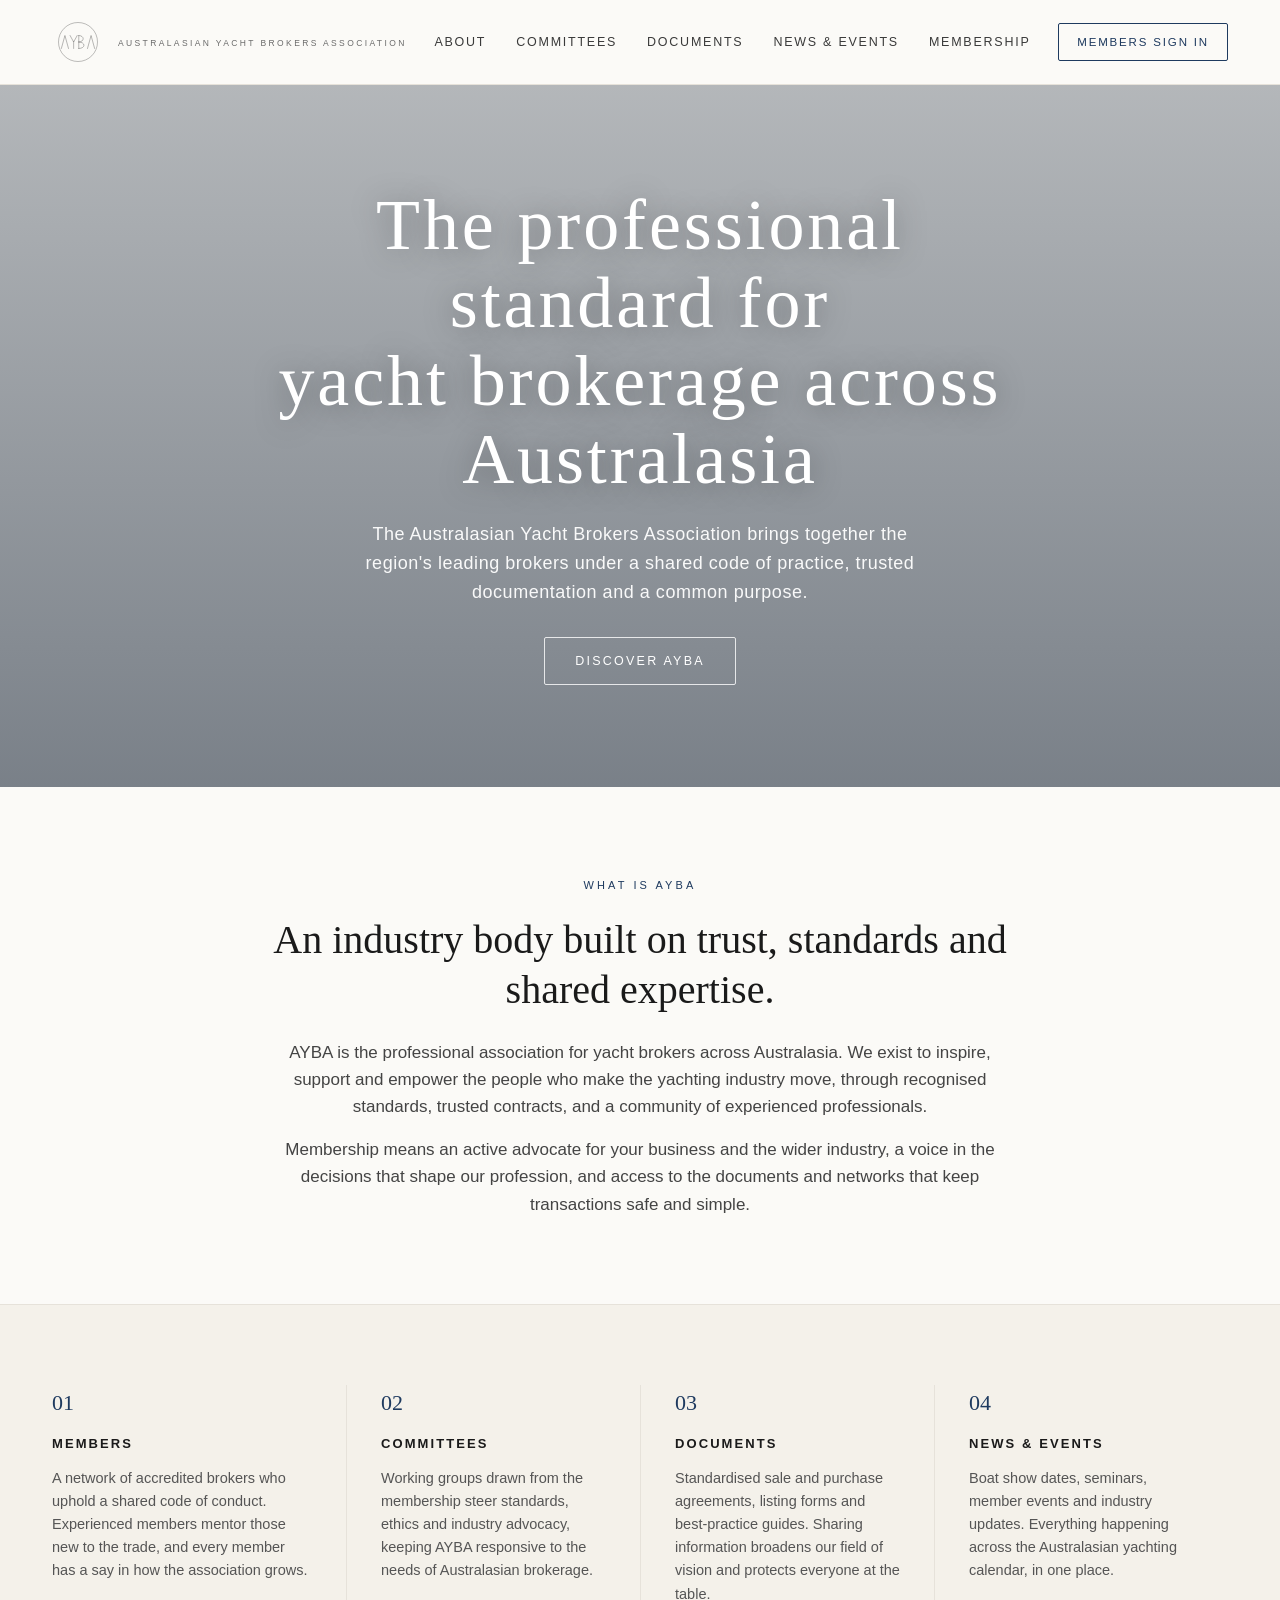
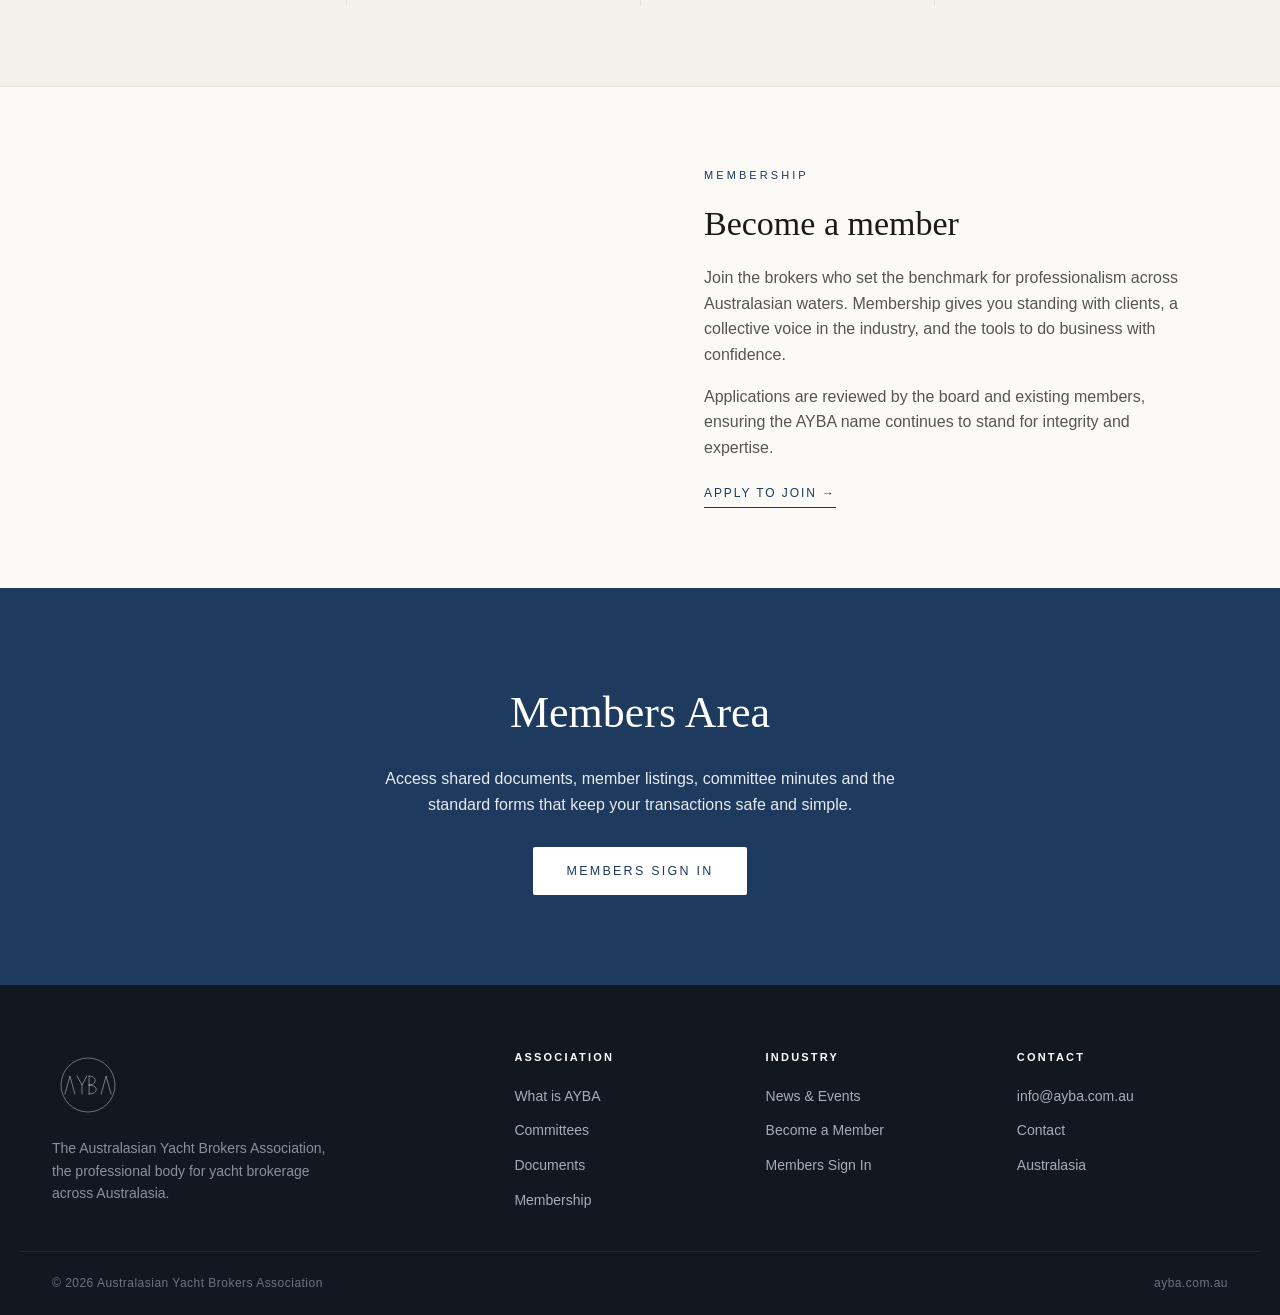
<file: index.html>
<!DOCTYPE html>
<html lang="en-AU">
<head>
<meta charset="UTF-8">
<meta name="viewport" content="width=device-width, initial-scale=1.0">
<title>AYBA | The Australasian Yacht Brokers Association</title>
<meta name="description" content="The Australasian Yacht Brokers Association, the professional body for yacht brokerage across Australasia. Standards, documents and community for the industry.">
<style>
  :root{
    --ink:#1a1a1a;
    --muted:#6b6b6b;
    --line:#e6e2da;
    --paper:#fbfaf7;
    --accent:#1e3a5f;      /* deep navy */
    --sand:#f4f1ea;
    --serif:"Cormorant Garamond", Georgia, "Times New Roman", serif;
    --sans:"Helvetica Neue", Arial, "Segoe UI", sans-serif;
  }
  @import url('https://fonts.googleapis.com/css2?family=Cormorant+Garamond:wght@300;400;500&family=Jost:wght@300;400;500&display=swap');
  *{box-sizing:border-box;margin:0;padding:0}
  html{scroll-behavior:smooth}
  body{
    font-family:var(--sans);
    color:var(--ink);
    background:var(--paper);
    line-height:1.6;
    -webkit-font-smoothing:antialiased;
  }
  a{color:inherit;text-decoration:none}

  /* ---------- Top bar ---------- */
  header{
    position:sticky;top:0;z-index:50;
    background:rgba(251,250,247,.92);
    backdrop-filter:blur(8px);
    border-bottom:1px solid var(--line);
  }
  .bar{
    max-width:1240px;margin:0 auto;
    display:flex;align-items:center;justify-content:space-between;
    padding:16px 32px;
  }
  .brand{display:flex;align-items:center;gap:14px;color:var(--ink)}
  .brand .mark{width:52px;height:52px;flex:none;display:block}
  .brand .mark text{font-family:var(--serif);font-weight:300}
  .brand .wordmark{display:flex;flex-direction:column;line-height:1.1}
  .brand .wordmark b{font-family:var(--serif);font-weight:400;font-size:22px;letter-spacing:.22em}
  .brand .wordmark span{font-family:'Jost',var(--sans);font-size:8.5px;letter-spacing:.28em;color:var(--muted);margin-top:4px;text-transform:uppercase}
  @media(max-width:720px){.brand .wordmark{display:none}}
  nav.main{display:flex;gap:30px;align-items:center;font-family:'Jost',var(--sans);font-size:12.5px;letter-spacing:.14em;text-transform:uppercase;color:#3a3a3a}
  nav.main a{position:relative;padding:4px 0;transition:color .2s}
  nav.main a:hover{color:var(--accent)}
  .members-btn{
    font-family:'Jost',var(--sans);font-size:11.5px;letter-spacing:.16em;text-transform:uppercase;
    border:1px solid var(--accent);color:var(--accent);
    padding:9px 18px;border-radius:2px;transition:all .2s;
  }
  .members-btn:hover{background:var(--accent);color:#fff}
  .menu-toggle{display:none;background:none;border:0;font-size:24px;cursor:pointer;color:var(--ink)}

  /* ---------- Hero ---------- */
  .hero{
    position:relative;
    min-height:78vh;
    display:flex;align-items:center;justify-content:center;text-align:center;
    background:linear-gradient(180deg,rgba(15,28,45,.30),rgba(15,28,45,.55)),
      url('https://images.unsplash.com/photo-1598737285721-29346a5c9278?auto=format&fit=crop&w=2200&q=80') center 45%/cover no-repeat;
    color:#fff;
  }
  .hero-inner{max-width:820px;padding:40px}
  .hero h1{
    font-family:var(--serif);font-weight:300;
    font-size:clamp(38px,6vw,72px);letter-spacing:.04em;line-height:1.08;
    margin-bottom:22px;text-shadow:0 2px 30px rgba(0,0,0,.35);
  }
  .hero p{
    font-family:'Jost',var(--sans);font-weight:300;
    font-size:clamp(14px,1.6vw,18px);letter-spacing:.03em;
    max-width:600px;margin:0 auto 30px;opacity:.95;
  }
  .hero .cta{
    display:inline-block;font-family:'Jost',var(--sans);
    font-size:12.5px;letter-spacing:.18em;text-transform:uppercase;
    border:1px solid rgba(255,255,255,.8);padding:13px 30px;border-radius:2px;
    transition:all .2s;
  }
  .hero .cta:hover{background:#fff;color:var(--accent)}

  /* ---------- Intro strip ---------- */
  .intro{max-width:900px;margin:0 auto;padding:90px 32px 70px;text-align:center}
  .kicker{font-family:'Jost',var(--sans);font-size:11px;letter-spacing:.28em;text-transform:uppercase;color:var(--accent);margin-bottom:20px}
  .intro h2{font-family:var(--serif);font-weight:400;font-size:clamp(26px,3.6vw,40px);line-height:1.25;color:var(--ink);margin-bottom:24px}
  .intro p{font-family:'Jost',var(--sans);font-weight:300;color:#444;font-size:17px;max-width:720px;margin:0 auto 16px}

  /* ---------- Pillars ---------- */
  .pillars{background:var(--sand);border-top:1px solid var(--line);border-bottom:1px solid var(--line)}
  .grid{max-width:1240px;margin:0 auto;padding:80px 32px;display:grid;grid-template-columns:repeat(4,1fr);gap:0}
  .pillar{padding:0 34px;border-left:1px solid var(--line)}
  .pillar:first-child{border-left:0;padding-left:0}
  .pillar .num{font-family:var(--serif);font-size:22px;color:var(--accent);margin-bottom:14px}
  .pillar h3{font-family:'Jost',var(--sans);font-size:13px;letter-spacing:.16em;text-transform:uppercase;margin-bottom:12px;color:var(--ink)}
  .pillar p{font-family:'Jost',var(--sans);font-weight:300;font-size:14.5px;color:#555}

  /* ---------- Feature split ---------- */
  .split{max-width:1240px;margin:0 auto;display:grid;grid-template-columns:1fr 1fr;gap:0;align-items:stretch}
  .split .img{min-height:460px;background:center/cover no-repeat}
  .split .txt{padding:80px 64px;display:flex;flex-direction:column;justify-content:center}
  .split .txt h2{font-family:var(--serif);font-weight:400;font-size:34px;margin-bottom:20px;line-height:1.2}
  .split .txt p{font-family:'Jost',var(--sans);font-weight:300;color:#555;font-size:16px;margin-bottom:16px}
  .split .txt a.link{font-family:'Jost',var(--sans);font-size:12px;letter-spacing:.16em;text-transform:uppercase;color:var(--accent);border-bottom:1px solid var(--accent);padding-bottom:3px;align-self:flex-start;margin-top:8px}

  /* ---------- Join band ---------- */
  .band{background:var(--accent);color:#fff;text-align:center;padding:90px 32px}
  .band h2{font-family:var(--serif);font-weight:300;font-size:clamp(28px,4vw,44px);margin-bottom:18px}
  .band p{font-family:'Jost',var(--sans);font-weight:300;opacity:.9;max-width:560px;margin:0 auto 30px}
  .band .cta{display:inline-block;font-family:'Jost',var(--sans);font-size:12.5px;letter-spacing:.18em;text-transform:uppercase;background:#fff;color:var(--accent);padding:14px 34px;border-radius:2px;transition:opacity .2s}
  .band .cta:hover{opacity:.85}

  /* ---------- Footer ---------- */
  footer{background:#12181f;color:#c9cdd3;font-family:'Jost',var(--sans);font-weight:300}
  .foot{max-width:1240px;margin:0 auto;padding:64px 32px 30px;display:grid;grid-template-columns:2fr 1fr 1fr 1fr;gap:40px}
  .foot .fbrand{font-family:var(--serif);font-size:28px;letter-spacing:.18em;color:#fff;margin-bottom:14px}
  .foot p{font-size:14px;color:#8a919b;max-width:280px}
  .foot h4{font-size:11px;letter-spacing:.2em;text-transform:uppercase;color:#fff;margin-bottom:16px}
  .foot ul{list-style:none}
  .foot ul li{margin-bottom:9px}
  .foot ul li a{font-size:14px;color:#a7adb6;transition:color .2s}
  .foot ul li a:hover{color:#fff}
  .foot-bottom{border-top:1px solid #232b34;max-width:1240px;margin:0 auto;padding:22px 32px;display:flex;justify-content:space-between;font-size:12px;color:#6c7480;letter-spacing:.04em}

  /* ---------- Responsive ---------- */
  @media(max-width:960px){
    .grid{grid-template-columns:1fr 1fr;gap:40px 0}
    .pillar{border-left:0;padding:0 20px}
    .split{grid-template-columns:1fr}
    .split .img{min-height:320px}
    .split .txt{padding:56px 32px}
    .foot{grid-template-columns:1fr 1fr}
  }
  @media(max-width:720px){
    nav.main{display:none}
    .menu-toggle{display:block}
    .members-btn{padding:8px 14px}
    .grid{grid-template-columns:1fr}
    .foot{grid-template-columns:1fr}
    .foot-bottom{flex-direction:column;gap:8px}
  }
</style>
</head>
<body>

<header>
  <div class="bar">
    <a href="#top" class="brand" aria-label="AYBA, Australasian Yacht Brokers Association">
      <svg class="mark" viewBox="0 0 400 400" role="img" aria-hidden="true">
        <circle cx="200" cy="200" r="150" fill="none" stroke="currentColor" stroke-width="2.2"/>
        <g fill="none" stroke="currentColor" stroke-width="2.4" stroke-linecap="round" stroke-linejoin="round">
          <path d="M72,250 L99.5,150 L127,250"/>
          <path d="M139,150 L166.5,200 L194,150 M166.5,200 L166.5,250"/>
          <path d="M206,150 L206,250 M206,150 C252,150 252,200 206,200 M206,200 C260,200 260,250 206,250"/>
          <path d="M273,250 L300.5,150 L328,250"/>
        </g>
      </svg>
      <span class="wordmark"><span>Australasian Yacht Brokers Association</span></span>
    </a>
    <nav class="main">
      <a href="about.html">About</a>
      <a href="committees.html">Committees</a>
      <a href="documents.html">Documents</a>
      <a href="news.html">News &amp; Events</a>
      <a href="membership.html">Membership</a>
    </nav>
    <a href="members.html" class="members-btn">Members Sign In</a>
  </div>
</header>

<section class="hero" id="top">
  <div class="hero-inner">
    <h1>The professional standard for<br>yacht brokerage across Australasia</h1>
    <p>The Australasian Yacht Brokers Association brings together the region's leading brokers under a shared code of practice, trusted documentation and a common purpose.</p>
    <a href="about.html" class="cta">Discover AYBA</a>
  </div>
</section>

<section class="intro" id="about">
  <div class="kicker">What is AYBA</div>
  <h2>An industry body built on trust, standards and shared expertise.</h2>
  <p>AYBA is the professional association for yacht brokers across Australasia. We exist to inspire, support and empower the people who make the yachting industry move, through recognised standards, trusted contracts, and a community of experienced professionals.</p>
  <p>Membership means an active advocate for your business and the wider industry, a voice in the decisions that shape our profession, and access to the documents and networks that keep transactions safe and simple.</p>
</section>

<section class="pillars">
  <div class="grid">
    <div class="pillar" id="members">
      <div class="num">01</div>
      <h3>Members</h3>
      <p>A network of accredited brokers who uphold a shared code of conduct. Experienced members mentor those new to the trade, and every member has a say in how the association grows.</p>
    </div>
    <div class="pillar" id="committees">
      <div class="num">02</div>
      <h3>Committees</h3>
      <p>Working groups drawn from the membership steer standards, ethics and industry advocacy, keeping AYBA responsive to the needs of Australasian brokerage.</p>
    </div>
    <div class="pillar" id="documents">
      <div class="num">03</div>
      <h3>Documents</h3>
      <p>Standardised sale and purchase agreements, listing forms and best-practice guides. Sharing information broadens our field of vision and protects everyone at the table.</p>
    </div>
    <div class="pillar" id="news">
      <div class="num">04</div>
      <h3>News &amp; Events</h3>
      <p>Boat show dates, seminars, member events and industry updates. Everything happening across the Australasian yachting calendar, in one place.</p>
    </div>
  </div>
</section>

<section class="split">
  <div class="img" style="background-image:url('https://images.unsplash.com/photo-1567899378494-47b22a2ae96a?auto=format&fit=crop&w=1400&q=80')"></div>
  <div class="txt">
    <div class="kicker">Membership</div>
    <h2>Become a member</h2>
    <p>Join the brokers who set the benchmark for professionalism across Australasian waters. Membership gives you standing with clients, a collective voice in the industry, and the tools to do business with confidence.</p>
    <p>Applications are reviewed by the board and existing members, ensuring the AYBA name continues to stand for integrity and expertise.</p>
    <a href="membership.html" class="link">Apply to join &rarr;</a>
  </div>
</section>

<section class="band" id="members-signin">
  <h2>Members Area</h2>
  <p>Access shared documents, member listings, committee minutes and the standard forms that keep your transactions safe and simple.</p>
  <a href="members.html" class="cta">Members Sign In</a>
</section>

<footer id="contact">
  <div class="foot">
    <div>
      <svg class="mark" viewBox="0 0 400 400" role="img" aria-label="AYBA" style="width:72px;height:72px;color:#fff;margin-bottom:16px;display:block">
        <circle cx="200" cy="200" r="150" fill="none" stroke="currentColor" stroke-width="2.2"/>
        <g fill="none" stroke="currentColor" stroke-width="2.4" stroke-linecap="round" stroke-linejoin="round">
          <path d="M72,250 L99.5,150 L127,250"/>
          <path d="M139,150 L166.5,200 L194,150 M166.5,200 L166.5,250"/>
          <path d="M206,150 L206,250 M206,150 C252,150 252,200 206,200 M206,200 C260,200 260,250 206,250"/>
          <path d="M273,250 L300.5,150 L328,250"/>
        </g>
      </svg>
      <p>The Australasian Yacht Brokers Association, the professional body for yacht brokerage across Australasia.</p>
    </div>
    <div>
      <h4>Association</h4>
      <ul>
        <li><a href="about.html">What is AYBA</a></li>
        <li><a href="committees.html">Committees</a></li>
        <li><a href="documents.html">Documents</a></li>
        <li><a href="membership.html">Membership</a></li>
      </ul>
    </div>
    <div>
      <h4>Industry</h4>
      <ul>
        <li><a href="news.html">News &amp; Events</a></li>
        <li><a href="membership.html">Become a Member</a></li>
        <li><a href="members.html">Members Sign In</a></li>
      </ul>
    </div>
    <div>
      <h4>Contact</h4>
      <ul>
        <li><a href="mailto:info@ayba.com.au">info@ayba.com.au</a></li>
        <li><a href="contact.html">Contact</a></li>
        <li><a href="#">Australasia</a></li>
      </ul>
    </div>
  </div>
  <div class="foot-bottom">
    <span>&copy; 2026 Australasian Yacht Brokers Association</span>
    <span>ayba.com.au</span>
  </div>
</footer>

<script>
  // mobile nav toggle (kept minimal)
  document.querySelectorAll('a[href^="#"]').forEach(function(a){
    a.addEventListener('click',function(e){
      var id=this.getAttribute('href');
      if(id.length>1){var el=document.querySelector(id);if(el){e.preventDefault();el.scrollIntoView({behavior:'smooth'});}}
    });
  });
</script>
</body>
</html>
</file>
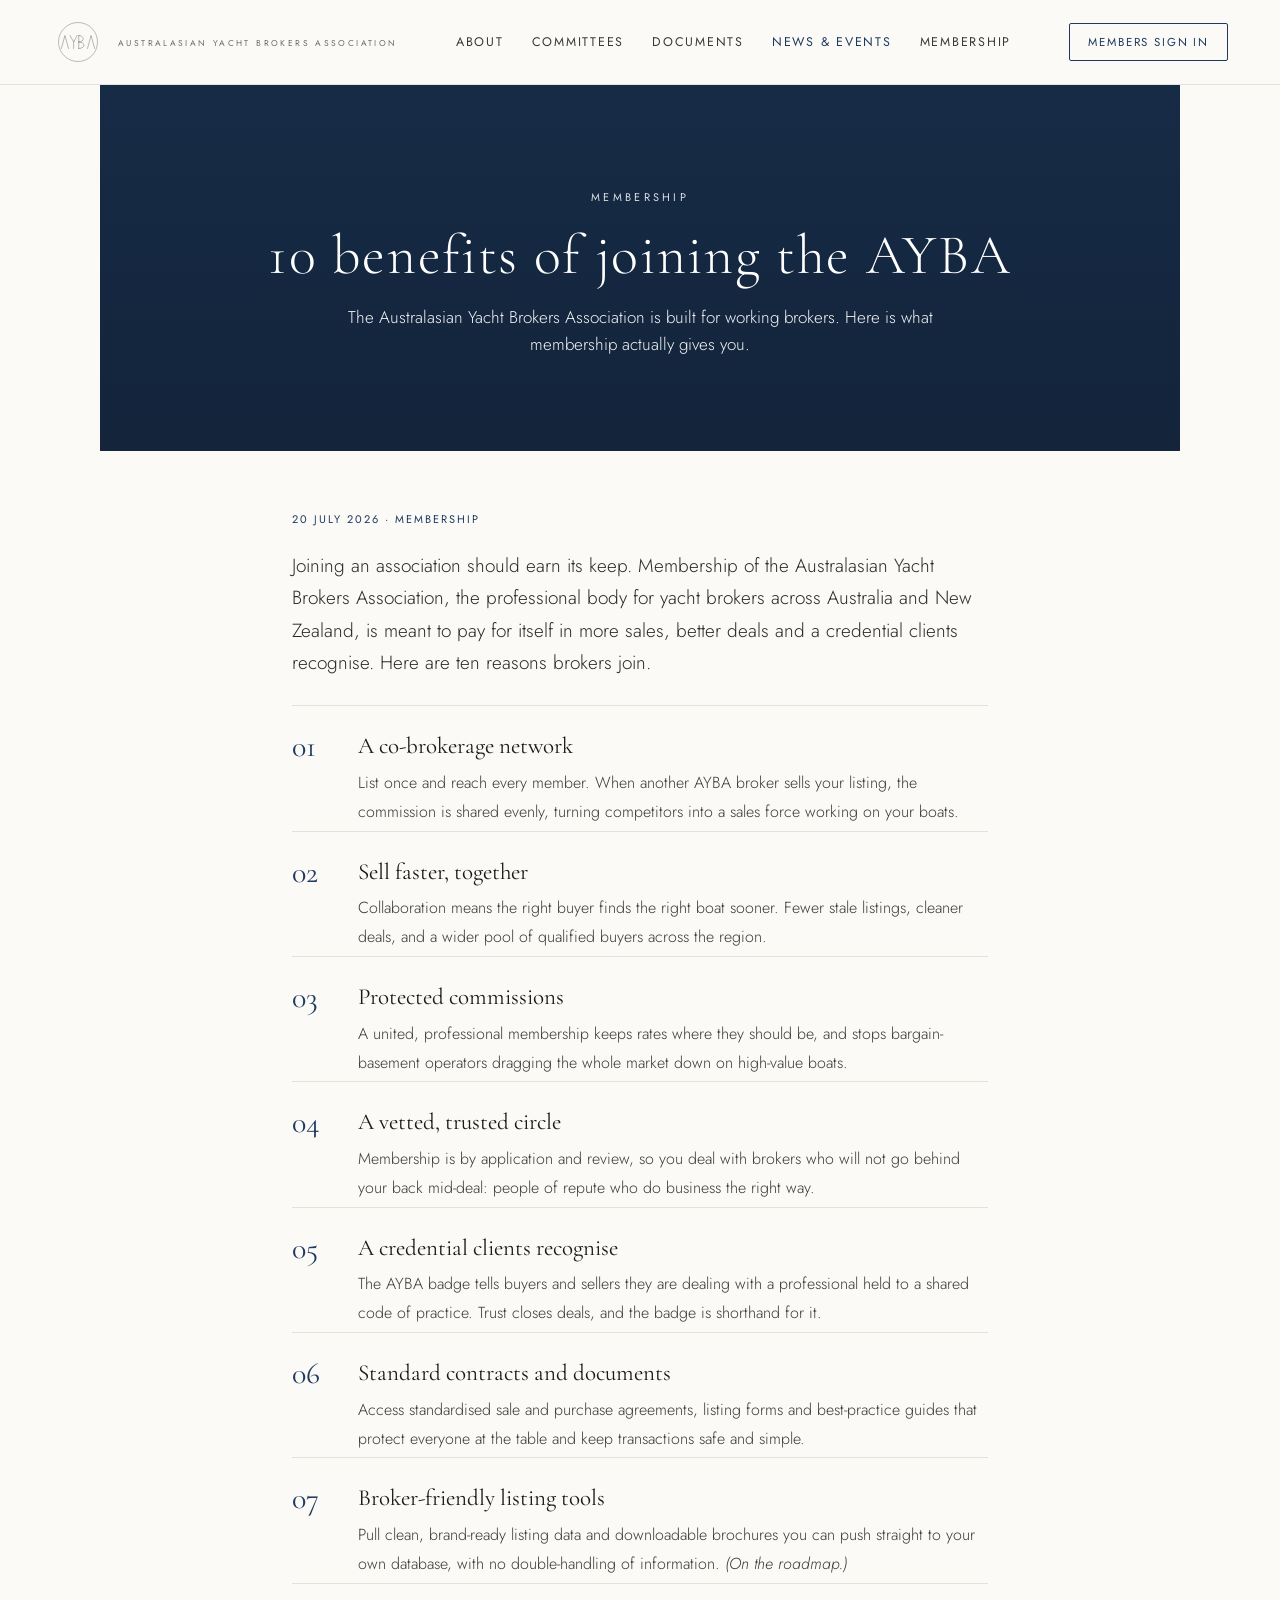
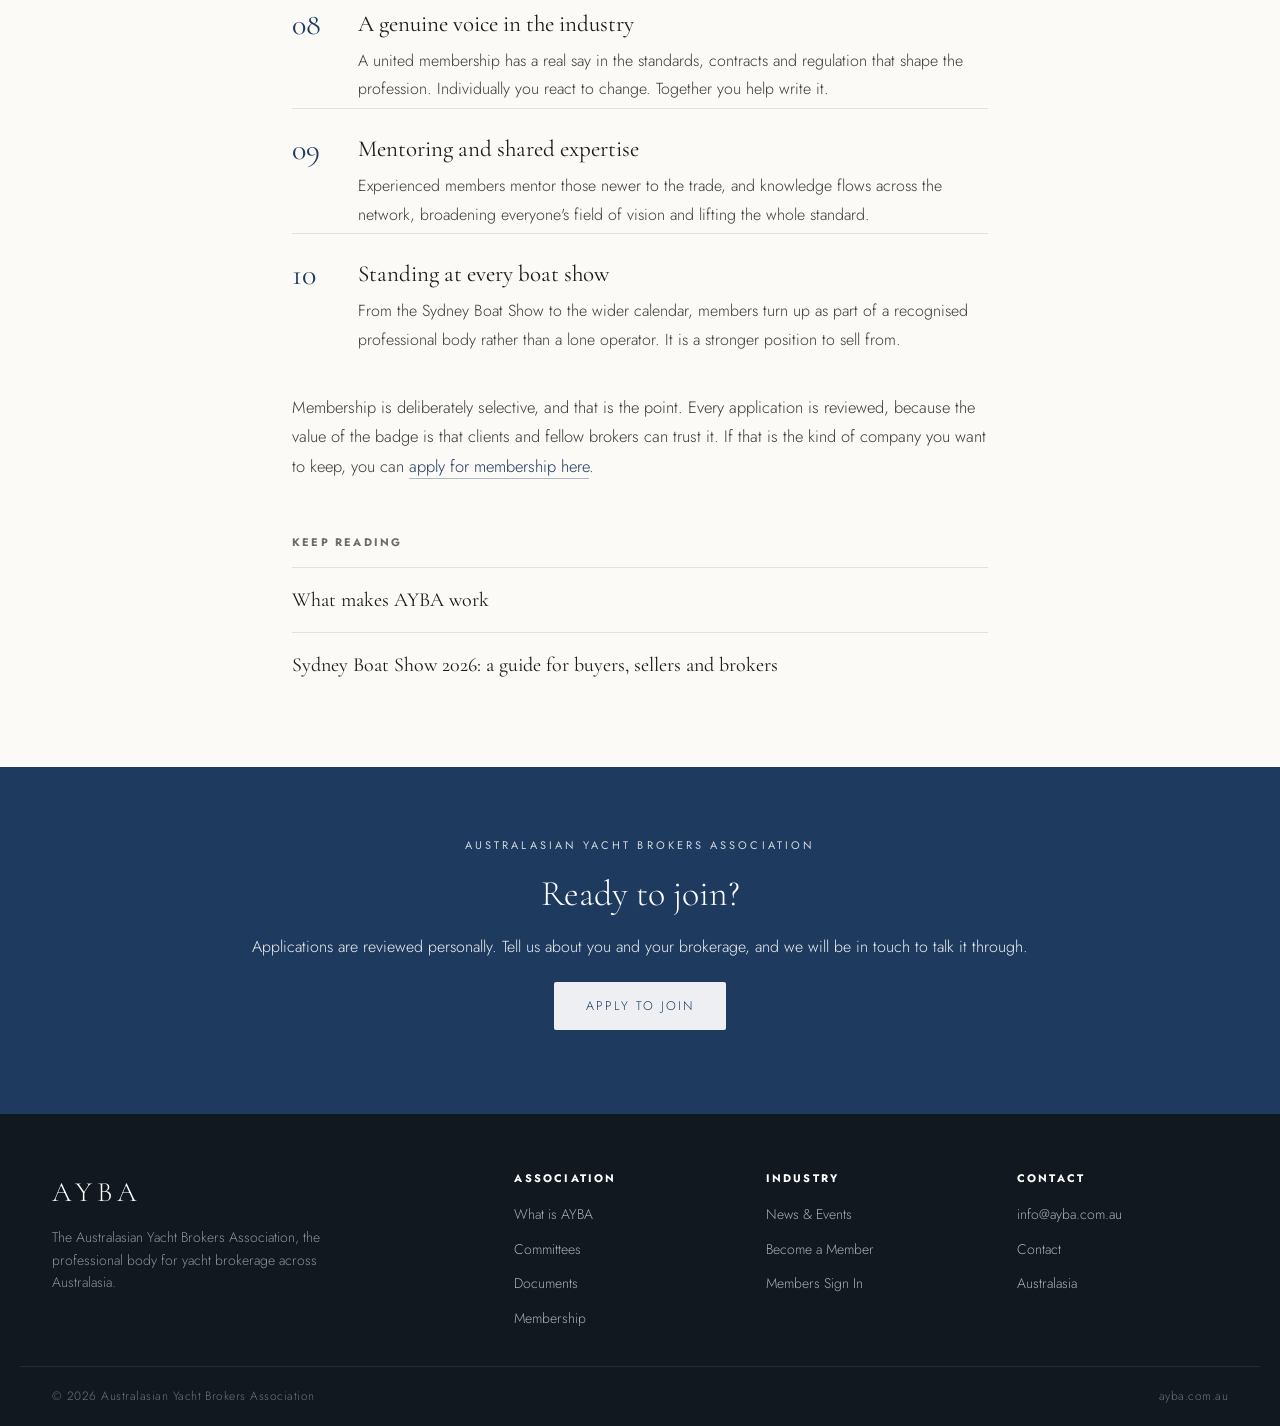
<file: 10-benefits-of-joining-ayba.html>
<!DOCTYPE html>
<html lang="en-AU">
<head>
<meta charset="UTF-8">
<meta name="viewport" content="width=device-width, initial-scale=1.0">
<title>10 Benefits of Joining AYBA | The Yacht Brokers Association of Australia and New Zealand</title>
<meta name="description" content="Ten reasons to join the Australasian Yacht Brokers Association: a co-brokerage network, protected commissions, a trusted credential, standard contracts and a real voice for yacht brokers across Australia and New Zealand.">
<meta name="keywords" content="benefits of joining AYBA, Australasian Yacht Brokers Association, Australian Yacht Brokers Association, yacht brokers association Australia, join yacht brokers association, yacht broker membership Australia">
<link rel="canonical" href="https://ayba.com.au/10-benefits-of-joining-ayba.html">
<meta property="og:title" content="10 Benefits of Joining AYBA">
<meta property="og:description" content="Ten practical reasons professional yacht brokers join the Australasian Yacht Brokers Association.">
<meta property="og:type" content="article">
<meta property="og:image" content="https://images.unsplash.com/photo-1540946485063-a40da27545f8?auto=format&fit=crop&w=1200&q=80">
<meta property="og:url" content="https://ayba.com.au/10-benefits-of-joining-ayba.html">
<link rel="stylesheet" href="styles.css">
<style>
  .article{max-width:760px;margin:0 auto;padding:60px 32px 20px}
  .article .meta{font-family:'Jost',var(--sans);font-size:11px;letter-spacing:.18em;text-transform:uppercase;color:var(--accent);margin-bottom:22px}
  .article .lead{font-family:'Jost',var(--sans);font-weight:300;font-size:19px;line-height:1.7;color:#2a2a2a;margin-bottom:26px}
  .article p{font-family:'Jost',var(--sans);font-weight:300;color:#3a3a3a;font-size:16.5px;line-height:1.8;margin-bottom:22px}
  .article .benefit{border-top:1px solid var(--line);padding:26px 0 4px;display:flex;gap:20px}
  .article .benefit .no{font-family:var(--serif);font-size:30px;color:var(--accent);line-height:1;flex:none;width:46px}
  .article .benefit h2{font-family:var(--serif);font-weight:400;font-size:23px;line-height:1.25;margin:0 0 8px;color:var(--ink)}
  .article .benefit p{margin-bottom:0;font-size:16px}
  .article a.inline{color:var(--accent);border-bottom:1px solid rgba(30,58,95,.35);transition:border .2s}
  .article a.inline:hover{border-bottom-color:var(--accent)}
  .related{max-width:760px;margin:0 auto;padding:10px 32px 70px}
  .related h4{font-family:'Jost',var(--sans);font-size:11px;letter-spacing:.2em;text-transform:uppercase;color:var(--muted);margin-bottom:16px}
  .related a{display:block;font-family:var(--serif);font-size:20px;color:var(--ink);border-top:1px solid var(--line);padding:16px 0;transition:color .2s}
  .related a:hover{color:var(--accent)}
</style>
</head>
<body>

<header>
  <div class="bar">
    <a href="index.html" class="brand" aria-label="AYBA, Australasian Yacht Brokers Association">
      <svg class="mark" viewBox="0 0 400 400" role="img" aria-hidden="true">
        <circle cx="200" cy="200" r="150" fill="none" stroke="currentColor" stroke-width="2.2"/>
        <g fill="none" stroke="currentColor" stroke-width="2.4" stroke-linecap="round" stroke-linejoin="round">
          <path d="M72,250 L99.5,150 L127,250"/>
          <path d="M139,150 L166.5,200 L194,150 M166.5,200 L166.5,250"/>
          <path d="M206,150 L206,250 M206,150 C252,150 252,200 206,200 M206,200 C260,200 260,250 206,250"/>
          <path d="M273,250 L300.5,150 L328,250"/>
        </g>
      </svg>
      <span class="wordmark"><span>Australasian Yacht Brokers Association</span></span>
    </a>
    <nav class="main">
      <a href="about.html">About</a>
      <a href="committees.html">Committees</a>
      <a href="documents.html">Documents</a>
      <a href="news.html" class="active">News &amp; Events</a>
      <a href="membership.html">Membership</a>
    </nav>
    <a href="members.html" class="members-btn">Members Sign In</a>
  </div>
</header>

<section class="phero" style="background-image:linear-gradient(180deg,rgba(15,28,45,.5),rgba(15,28,45,.72)),url('https://images.unsplash.com/photo-1540946485063-a40da27545f8?auto=format&fit=crop&w=2000&q=80');background-color:var(--accent)">
  <div class="kick">Membership</div>
  <h1>10 benefits of joining the AYBA</h1>
  <p>The Australasian Yacht Brokers Association is built for working brokers. Here is what membership actually gives you.</p>
</section>

<article class="article">
  <div class="meta">20 July 2026 &middot; Membership</div>

  <p class="lead">Joining an association should earn its keep. Membership of the Australasian Yacht Brokers Association, the professional body for yacht brokers across Australia and New Zealand, is meant to pay for itself in more sales, better deals and a credential clients recognise. Here are ten reasons brokers join.</p>

  <div class="benefit"><div class="no">01</div><div><h2>A co-brokerage network</h2><p>List once and reach every member. When another AYBA broker sells your listing, the commission is shared evenly, turning competitors into a sales force working on your boats.</p></div></div>

  <div class="benefit"><div class="no">02</div><div><h2>Sell faster, together</h2><p>Collaboration means the right buyer finds the right boat sooner. Fewer stale listings, cleaner deals, and a wider pool of qualified buyers across the region.</p></div></div>

  <div class="benefit"><div class="no">03</div><div><h2>Protected commissions</h2><p>A united, professional membership keeps rates where they should be, and stops bargain-basement operators dragging the whole market down on high-value boats.</p></div></div>

  <div class="benefit"><div class="no">04</div><div><h2>A vetted, trusted circle</h2><p>Membership is by application and review, so you deal with brokers who will not go behind your back mid-deal: people of repute who do business the right way.</p></div></div>

  <div class="benefit"><div class="no">05</div><div><h2>A credential clients recognise</h2><p>The AYBA badge tells buyers and sellers they are dealing with a professional held to a shared code of practice. Trust closes deals, and the badge is shorthand for it.</p></div></div>

  <div class="benefit"><div class="no">06</div><div><h2>Standard contracts and documents</h2><p>Access standardised sale and purchase agreements, listing forms and best-practice guides that protect everyone at the table and keep transactions safe and simple.</p></div></div>

  <div class="benefit"><div class="no">07</div><div><h2>Broker-friendly listing tools</h2><p>Pull clean, brand-ready listing data and downloadable brochures you can push straight to your own database, with no double-handling of information. <em>(On the roadmap.)</em></p></div></div>

  <div class="benefit"><div class="no">08</div><div><h2>A genuine voice in the industry</h2><p>A united membership has a real say in the standards, contracts and regulation that shape the profession. Individually you react to change. Together you help write it.</p></div></div>

  <div class="benefit"><div class="no">09</div><div><h2>Mentoring and shared expertise</h2><p>Experienced members mentor those newer to the trade, and knowledge flows across the network, broadening everyone's field of vision and lifting the whole standard.</p></div></div>

  <div class="benefit"><div class="no">10</div><div><h2>Standing at every boat show</h2><p>From the Sydney Boat Show to the wider calendar, members turn up as part of a recognised professional body rather than a lone operator. It is a stronger position to sell from.</p></div></div>

  <p style="margin-top:34px">Membership is deliberately selective, and that is the point. Every application is reviewed, because the value of the badge is that clients and fellow brokers can trust it. If that is the kind of company you want to keep, you can <a class="inline" href="membership.html">apply for membership here</a>.</p>
</article>

<div class="related">
  <h4>Keep reading</h4>
  <a href="what-makes-ayba-work.html">What makes AYBA work</a>
  <a href="sydney-boat-show-2026.html">Sydney Boat Show 2026: a guide for buyers, sellers and brokers</a>
</div>

<div class="spotlight">
  <div class="in">
    <div class="kick">Australasian Yacht Brokers Association</div>
    <h2>Ready to join?</h2>
    <p>Applications are reviewed personally. Tell us about you and your brokerage, and we will be in touch to talk it through.</p>
    <p><a href="membership.html" class="btn" style="background:#fff;color:var(--accent);margin-top:8px">Apply to join</a></p>
  </div>
</div>

<footer>
  <div class="foot">
    <div><div class="fbrand">AYBA</div><p>The Australasian Yacht Brokers Association, the professional body for yacht brokerage across Australasia.</p></div>
    <div><h4>Association</h4><ul><li><a href="about.html">What is AYBA</a></li><li><a href="committees.html">Committees</a></li><li><a href="documents.html">Documents</a></li><li><a href="membership.html">Membership</a></li></ul></div>
    <div><h4>Industry</h4><ul><li><a href="news.html">News &amp; Events</a></li><li><a href="membership.html">Become a Member</a></li><li><a href="members.html">Members Sign In</a></li></ul></div>
    <div><h4>Contact</h4><ul><li><a href="mailto:info@ayba.com.au">info@ayba.com.au</a></li><li><a href="contact.html">Contact</a></li><li><a href="#">Australasia</a></li></ul></div>
  </div>
  <div class="foot-bottom"><span>&copy; 2026 Australasian Yacht Brokers Association</span><span>ayba.com.au</span></div>
</footer>

<script type="application/ld+json">
{"@context":"https://schema.org","@type":"Article","headline":"10 benefits of joining the AYBA","datePublished":"2026-07-20","author":{"@type":"Organization","name":"Australasian Yacht Brokers Association"},"publisher":{"@type":"Organization","name":"Australasian Yacht Brokers Association"},"image":"https://images.unsplash.com/photo-1540946485063-a40da27545f8?auto=format&fit=crop&w=1200&q=80","mainEntityOfPage":"https://ayba.com.au/10-benefits-of-joining-ayba.html"}
</script>
</body>
</html>
</file>
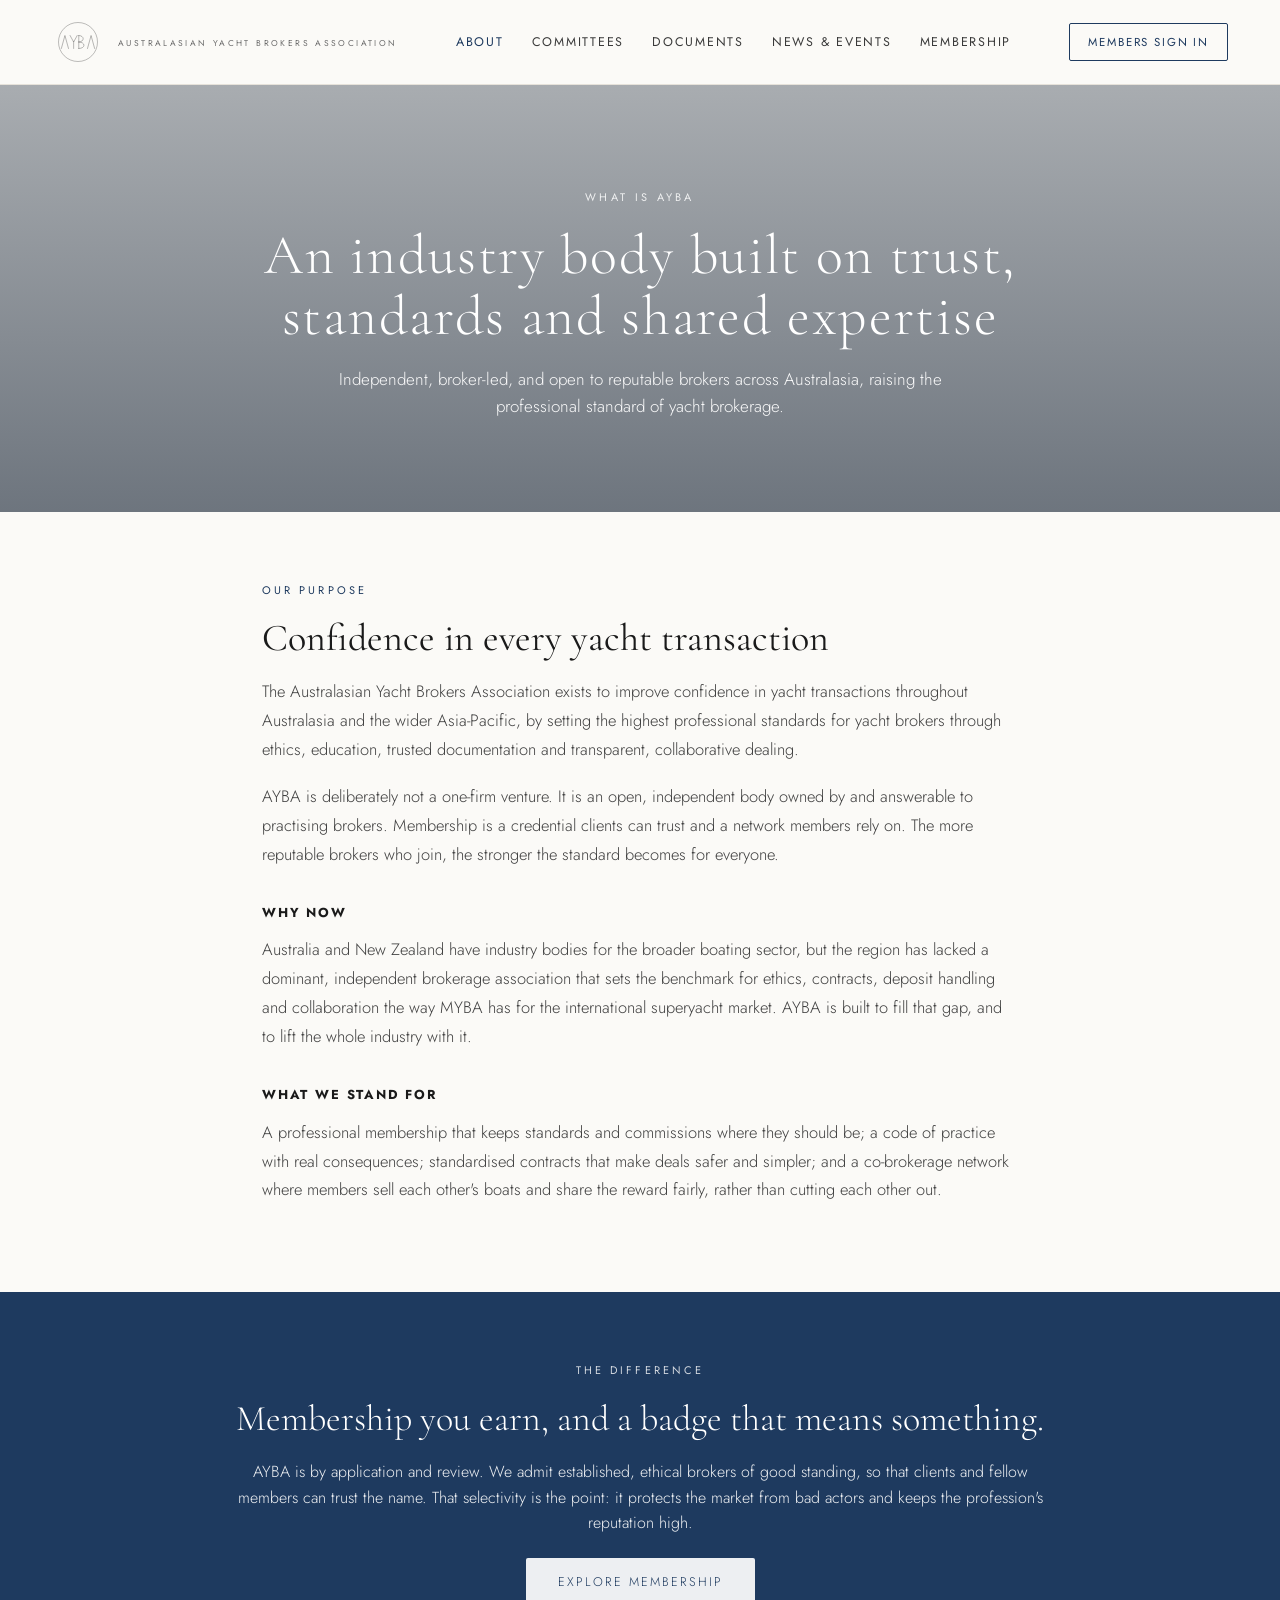
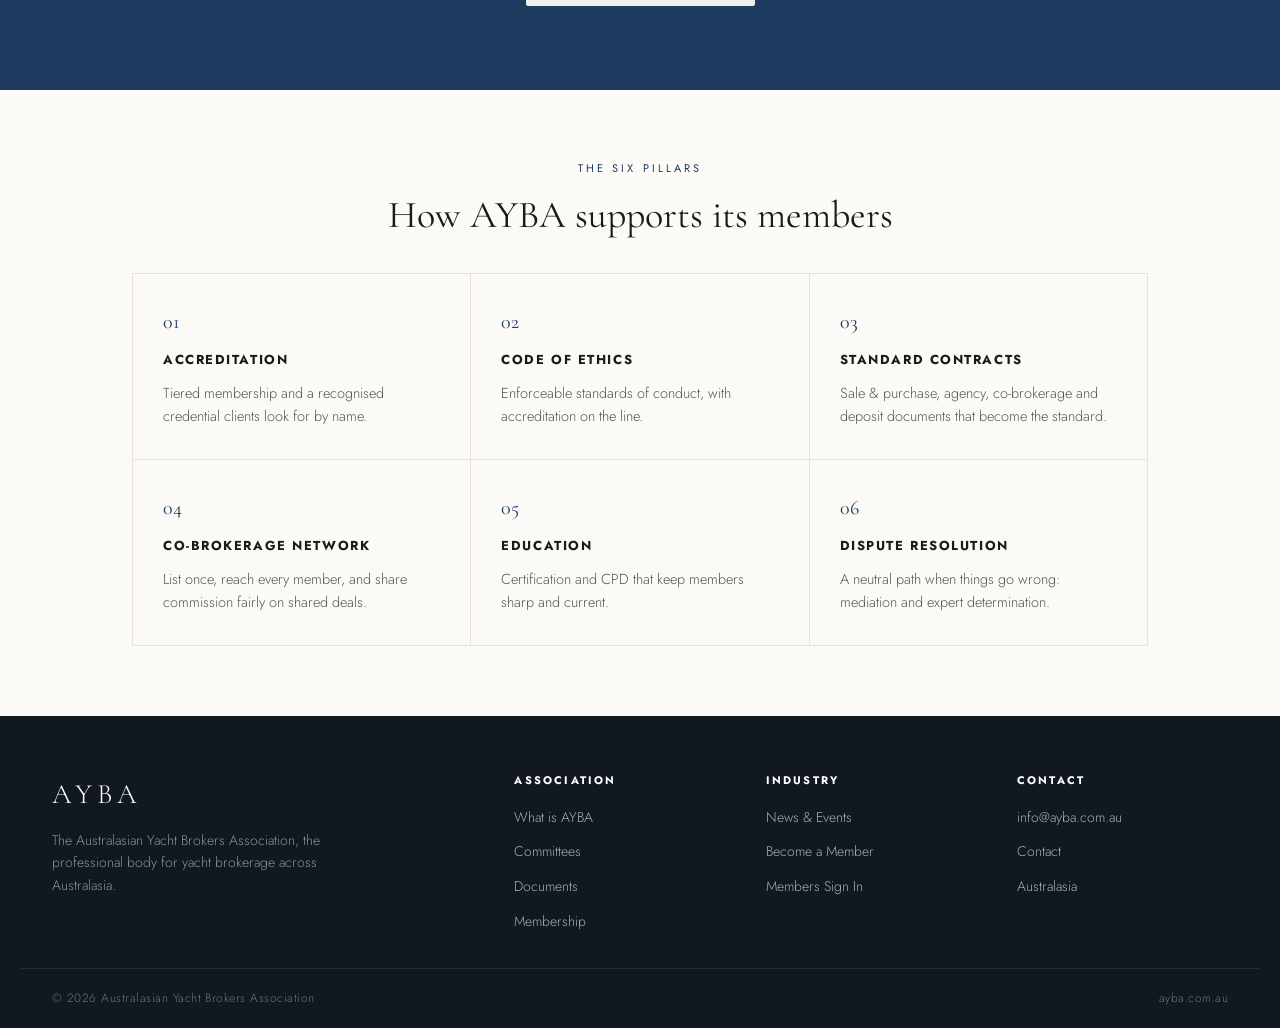
<file: about.html>
<!DOCTYPE html>
<html lang="en-AU">
<head>
<meta charset="UTF-8">
<meta name="viewport" content="width=device-width, initial-scale=1.0">
<title>About AYBA | Australasian Yacht Brokers Association</title>
<meta name="description" content="What the Australasian Yacht Brokers Association is: an independent, broker-led body raising the standard of yacht brokerage across Australasia.">
<link rel="stylesheet" href="styles.css">
</head>
<body>

<header>
  <div class="bar">
    <a href="index.html" class="brand" aria-label="AYBA, Australasian Yacht Brokers Association">
      <svg class="mark" viewBox="0 0 400 400" role="img" aria-hidden="true">
        <circle cx="200" cy="200" r="150" fill="none" stroke="currentColor" stroke-width="2.2"/>
        <g fill="none" stroke="currentColor" stroke-width="2.4" stroke-linecap="round" stroke-linejoin="round">
          <path d="M72,250 L99.5,150 L127,250"/><path d="M139,150 L166.5,200 L194,150 M166.5,200 L166.5,250"/>
          <path d="M206,150 L206,250 M206,150 C252,150 252,200 206,200 M206,200 C260,200 260,250 206,250"/><path d="M273,250 L300.5,150 L328,250"/>
        </g>
      </svg>
      <span class="wordmark"><span>Australasian Yacht Brokers Association</span></span>
    </a>
    <nav class="main">
      <a href="about.html" class="active">About</a>
      <a href="committees.html">Committees</a>
      <a href="documents.html">Documents</a>
      <a href="news.html">News &amp; Events</a>
      <a href="membership.html">Membership</a>
    </nav>
    <a href="members.html" class="members-btn">Members Sign In</a>
  </div>
</header>

<section class="phero" style="max-width:none;background-image:linear-gradient(180deg,rgba(15,28,45,.35),rgba(15,28,45,.6)),url('https://images.unsplash.com/photo-1605281317010-fe5ffe798166?auto=format&fit=crop&w=2200&q=80')">
  <div class="kick">What is AYBA</div>
  <h1>An industry body built on trust,<br>standards and shared expertise</h1>
  <p>Independent, broker-led, and open to reputable brokers across Australasia, raising the professional standard of yacht brokerage.</p>
</section>

<section class="narrow prose">
  <div class="kicker">Our purpose</div>
  <h2 class="sec">Confidence in every yacht transaction</h2>
  <p>The Australasian Yacht Brokers Association exists to improve confidence in yacht transactions throughout Australasia and the wider Asia-Pacific, by setting the highest professional standards for yacht brokers through ethics, education, trusted documentation and transparent, collaborative dealing.</p>
  <p>AYBA is deliberately not a one-firm venture. It is an open, independent body owned by and answerable to practising brokers. Membership is a credential clients can trust and a network members rely on. The more reputable brokers who join, the stronger the standard becomes for everyone.</p>

  <h3>Why now</h3>
  <p>Australia and New Zealand have industry bodies for the broader boating sector, but the region has lacked a dominant, independent brokerage association that sets the benchmark for ethics, contracts, deposit handling and collaboration the way MYBA has for the international superyacht market. AYBA is built to fill that gap, and to lift the whole industry with it.</p>

  <h3>What we stand for</h3>
  <p>A professional membership that keeps standards and commissions where they should be; a code of practice with real consequences; standardised contracts that make deals safer and simpler; and a co-brokerage network where members sell each other's boats and share the reward fairly, rather than cutting each other out.</p>
</section>

<div class="spotlight">
  <div class="in">
    <div class="kick">The difference</div>
    <h2>Membership you earn, and a badge that means something.</h2>
    <p>AYBA is by application and review. We admit established, ethical brokers of good standing, so that clients and fellow members can trust the name. That selectivity is the point: it protects the market from bad actors and keeps the profession's reputation high.</p>
    <p><a href="membership.html" class="btn" style="background:#fff;color:var(--accent);margin-top:8px">Explore membership</a></p>
  </div>
</div>

<section class="center">
  <div class="kicker">The six pillars</div>
  <h2 class="sec">How AYBA supports its members</h2>
  <div class="grid3" style="margin-top:34px;text-align:left">
    <div class="cell"><div class="n">01</div><h3>Accreditation</h3><p>Tiered membership and a recognised credential clients look for by name.</p></div>
    <div class="cell"><div class="n">02</div><h3>Code of Ethics</h3><p>Enforceable standards of conduct, with accreditation on the line.</p></div>
    <div class="cell"><div class="n">03</div><h3>Standard contracts</h3><p>Sale &amp; purchase, agency, co-brokerage and deposit documents that become the standard.</p></div>
    <div class="cell"><div class="n">04</div><h3>Co-brokerage network</h3><p>List once, reach every member, and share commission fairly on shared deals.</p></div>
    <div class="cell"><div class="n">05</div><h3>Education</h3><p>Certification and CPD that keep members sharp and current.</p></div>
    <div class="cell"><div class="n">06</div><h3>Dispute resolution</h3><p>A neutral path when things go wrong: mediation and expert determination.</p></div>
  </div>
</section>

<footer>
  <div class="foot">
    <div>
      <div class="fbrand">AYBA</div>
      <p>The Australasian Yacht Brokers Association, the professional body for yacht brokerage across Australasia.</p>
    </div>
    <div><h4>Association</h4><ul><li><a href="about.html">What is AYBA</a></li><li><a href="committees.html">Committees</a></li><li><a href="documents.html">Documents</a></li><li><a href="membership.html">Membership</a></li></ul></div>
    <div><h4>Industry</h4><ul><li><a href="news.html">News &amp; Events</a></li><li><a href="membership.html">Become a Member</a></li><li><a href="members.html">Members Sign In</a></li></ul></div>
    <div><h4>Contact</h4><ul><li><a href="mailto:info@ayba.com.au">info@ayba.com.au</a></li><li><a href="contact.html">Contact</a></li><li><a href="#">Australasia</a></li></ul></div>
  </div>
  <div class="foot-bottom"><span>&copy; 2026 Australasian Yacht Brokers Association</span><span>ayba.com.au</span></div>
</footer>
</body>
</html>
</file>
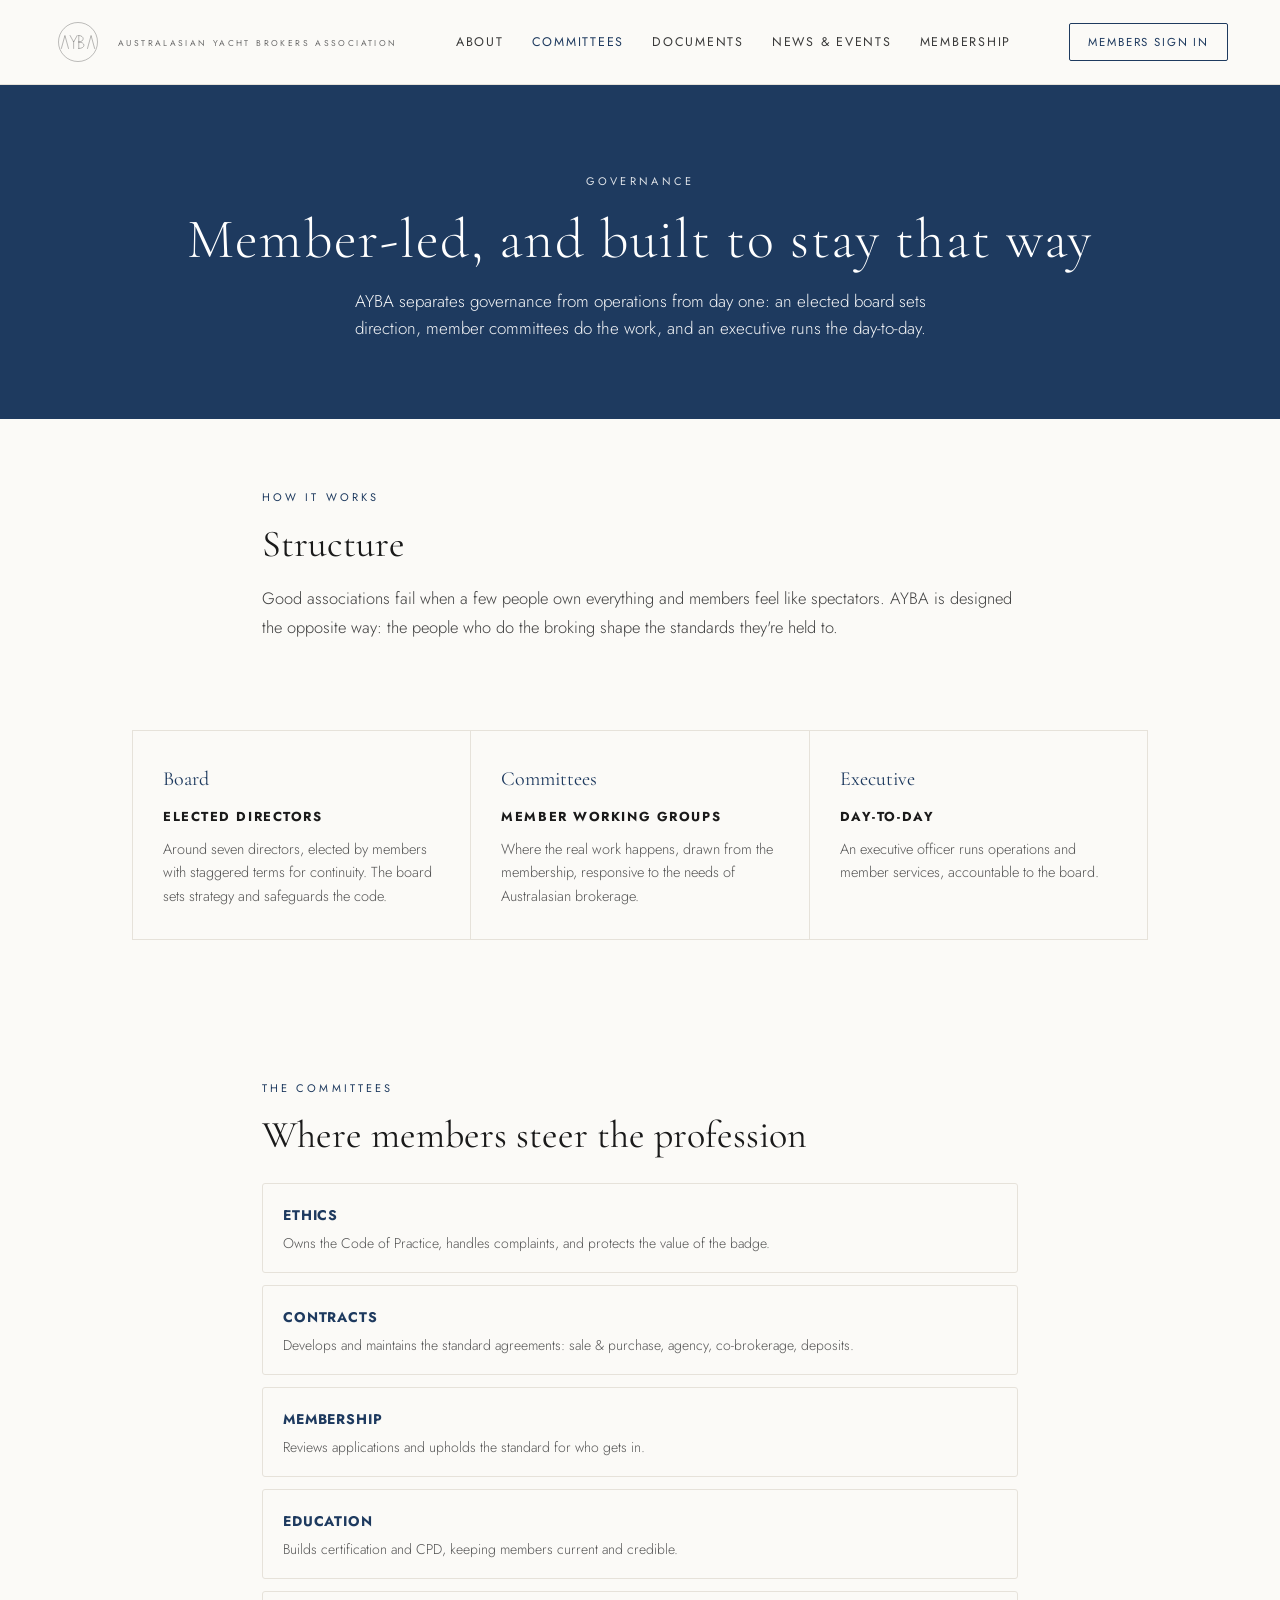
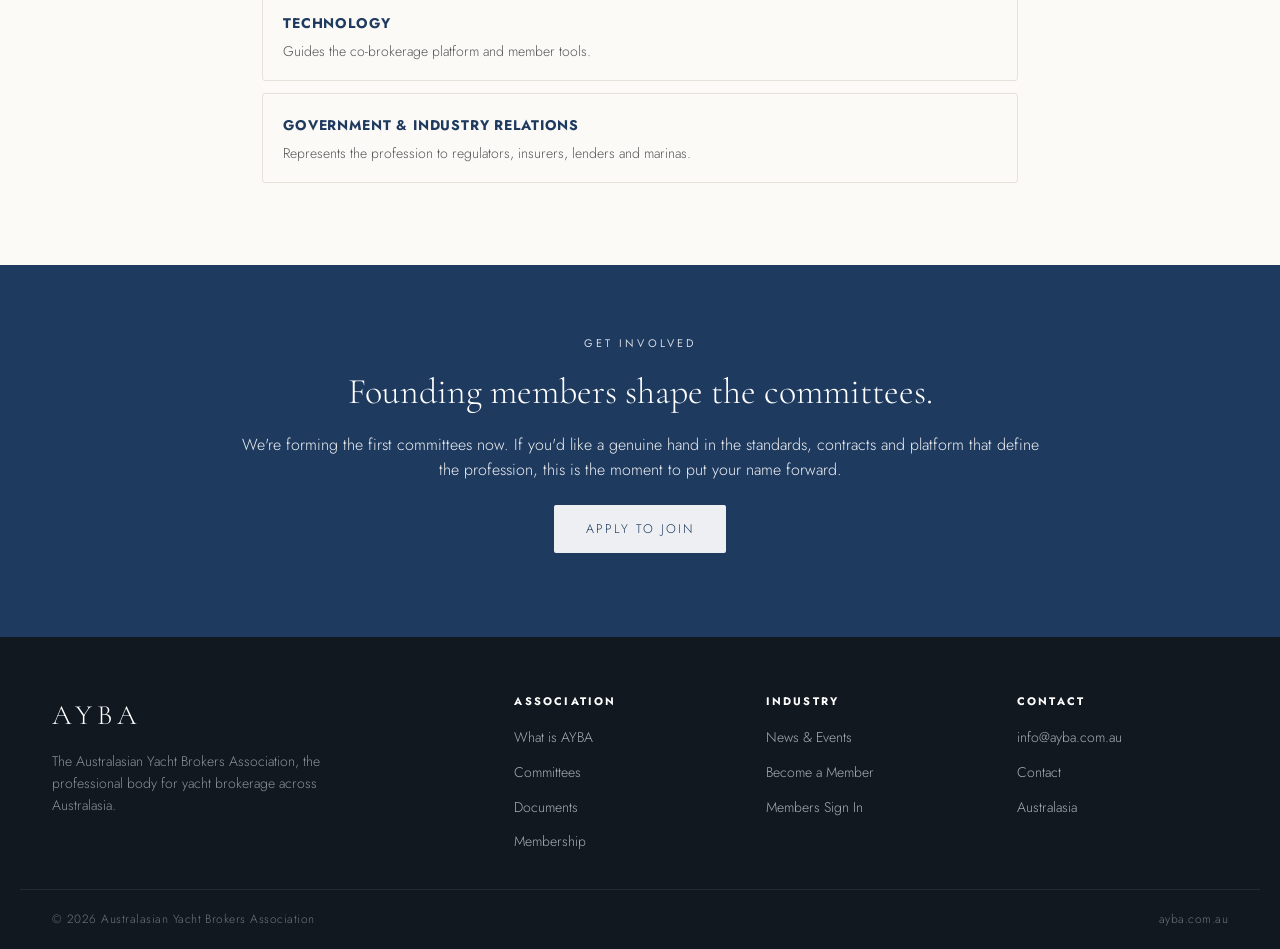
<file: committees.html>
<!DOCTYPE html>
<html lang="en-AU">
<head>
<meta charset="UTF-8">
<meta name="viewport" content="width=device-width, initial-scale=1.0">
<title>AYBA Committees | Australasian Yacht Brokers Association</title>
<meta name="description" content="How AYBA is governed: an elected board and member-led committees steering standards, ethics, contracts, education and advocacy.">
<link rel="stylesheet" href="styles.css">
</head>
<body>

<header>
  <div class="bar">
    <a href="index.html" class="brand" aria-label="AYBA, Australasian Yacht Brokers Association">
      <svg class="mark" viewBox="0 0 400 400" role="img" aria-hidden="true">
        <circle cx="200" cy="200" r="150" fill="none" stroke="currentColor" stroke-width="2.2"/>
        <g fill="none" stroke="currentColor" stroke-width="2.4" stroke-linecap="round" stroke-linejoin="round">
          <path d="M72,250 L99.5,150 L127,250"/><path d="M139,150 L166.5,200 L194,150 M166.5,200 L166.5,250"/>
          <path d="M206,150 L206,250 M206,150 C252,150 252,200 206,200 M206,200 C260,200 260,250 206,250"/><path d="M273,250 L300.5,150 L328,250"/>
        </g>
      </svg>
      <span class="wordmark"><span>Australasian Yacht Brokers Association</span></span>
    </a>
    <nav class="main">
      <a href="about.html">About</a>
      <a href="committees.html" class="active">Committees</a>
      <a href="documents.html">Documents</a>
      <a href="news.html">News &amp; Events</a>
      <a href="membership.html">Membership</a>
    </nav>
    <a href="members.html" class="members-btn">Members Sign In</a>
  </div>
</header>

<section class="phero plain" style="max-width:none">
  <div class="kick">Governance</div>
  <h1>Member-led, and built to stay that way</h1>
  <p>AYBA separates governance from operations from day one: an elected board sets direction, member committees do the work, and an executive runs the day-to-day.</p>
</section>

<section class="narrow prose">
  <div class="kicker">How it works</div>
  <h2 class="sec">Structure</h2>
  <p>Good associations fail when a few people own everything and members feel like spectators. AYBA is designed the opposite way: the people who do the broking shape the standards they're held to.</p>
</section>

<section style="padding-top:0">
  <div class="grid3" style="text-align:left">
    <div class="cell"><div class="n">Board</div><h3>Elected directors</h3><p>Around seven directors, elected by members with staggered terms for continuity. The board sets strategy and safeguards the code.</p></div>
    <div class="cell"><div class="n">Committees</div><h3>Member working groups</h3><p>Where the real work happens, drawn from the membership, responsive to the needs of Australasian brokerage.</p></div>
    <div class="cell"><div class="n">Executive</div><h3>Day-to-day</h3><p>An executive officer runs operations and member services, accountable to the board.</p></div>
  </div>
</section>

<section class="narrow">
  <div class="kicker">The committees</div>
  <h2 class="sec">Where members steer the profession</h2>
  <div style="margin-top:24px">
    <div class="tier"><b>Ethics</b><span>Owns the Code of Practice, handles complaints, and protects the value of the badge.</span></div>
    <div class="tier"><b>Contracts</b><span>Develops and maintains the standard agreements: sale &amp; purchase, agency, co-brokerage, deposits.</span></div>
    <div class="tier"><b>Membership</b><span>Reviews applications and upholds the standard for who gets in.</span></div>
    <div class="tier"><b>Education</b><span>Builds certification and CPD, keeping members current and credible.</span></div>
    <div class="tier"><b>Technology</b><span>Guides the co-brokerage platform and member tools.</span></div>
    <div class="tier"><b>Government &amp; Industry Relations</b><span>Represents the profession to regulators, insurers, lenders and marinas.</span></div>
  </div>
</section>

<div class="spotlight">
  <div class="in">
    <div class="kick">Get involved</div>
    <h2>Founding members shape the committees.</h2>
    <p>We're forming the first committees now. If you'd like a genuine hand in the standards, contracts and platform that define the profession, this is the moment to put your name forward.</p>
    <p><a href="membership.html" class="btn" style="background:#fff;color:var(--accent);margin-top:8px">Apply to join</a></p>
  </div>
</div>

<footer>
  <div class="foot">
    <div><div class="fbrand">AYBA</div><p>The Australasian Yacht Brokers Association, the professional body for yacht brokerage across Australasia.</p></div>
    <div><h4>Association</h4><ul><li><a href="about.html">What is AYBA</a></li><li><a href="committees.html">Committees</a></li><li><a href="documents.html">Documents</a></li><li><a href="membership.html">Membership</a></li></ul></div>
    <div><h4>Industry</h4><ul><li><a href="news.html">News &amp; Events</a></li><li><a href="membership.html">Become a Member</a></li><li><a href="members.html">Members Sign In</a></li></ul></div>
    <div><h4>Contact</h4><ul><li><a href="mailto:info@ayba.com.au">info@ayba.com.au</a></li><li><a href="contact.html">Contact</a></li><li><a href="#">Australasia</a></li></ul></div>
  </div>
  <div class="foot-bottom"><span>&copy; 2026 Australasian Yacht Brokers Association</span><span>ayba.com.au</span></div>
</footer>
</body>
</html>
</file>
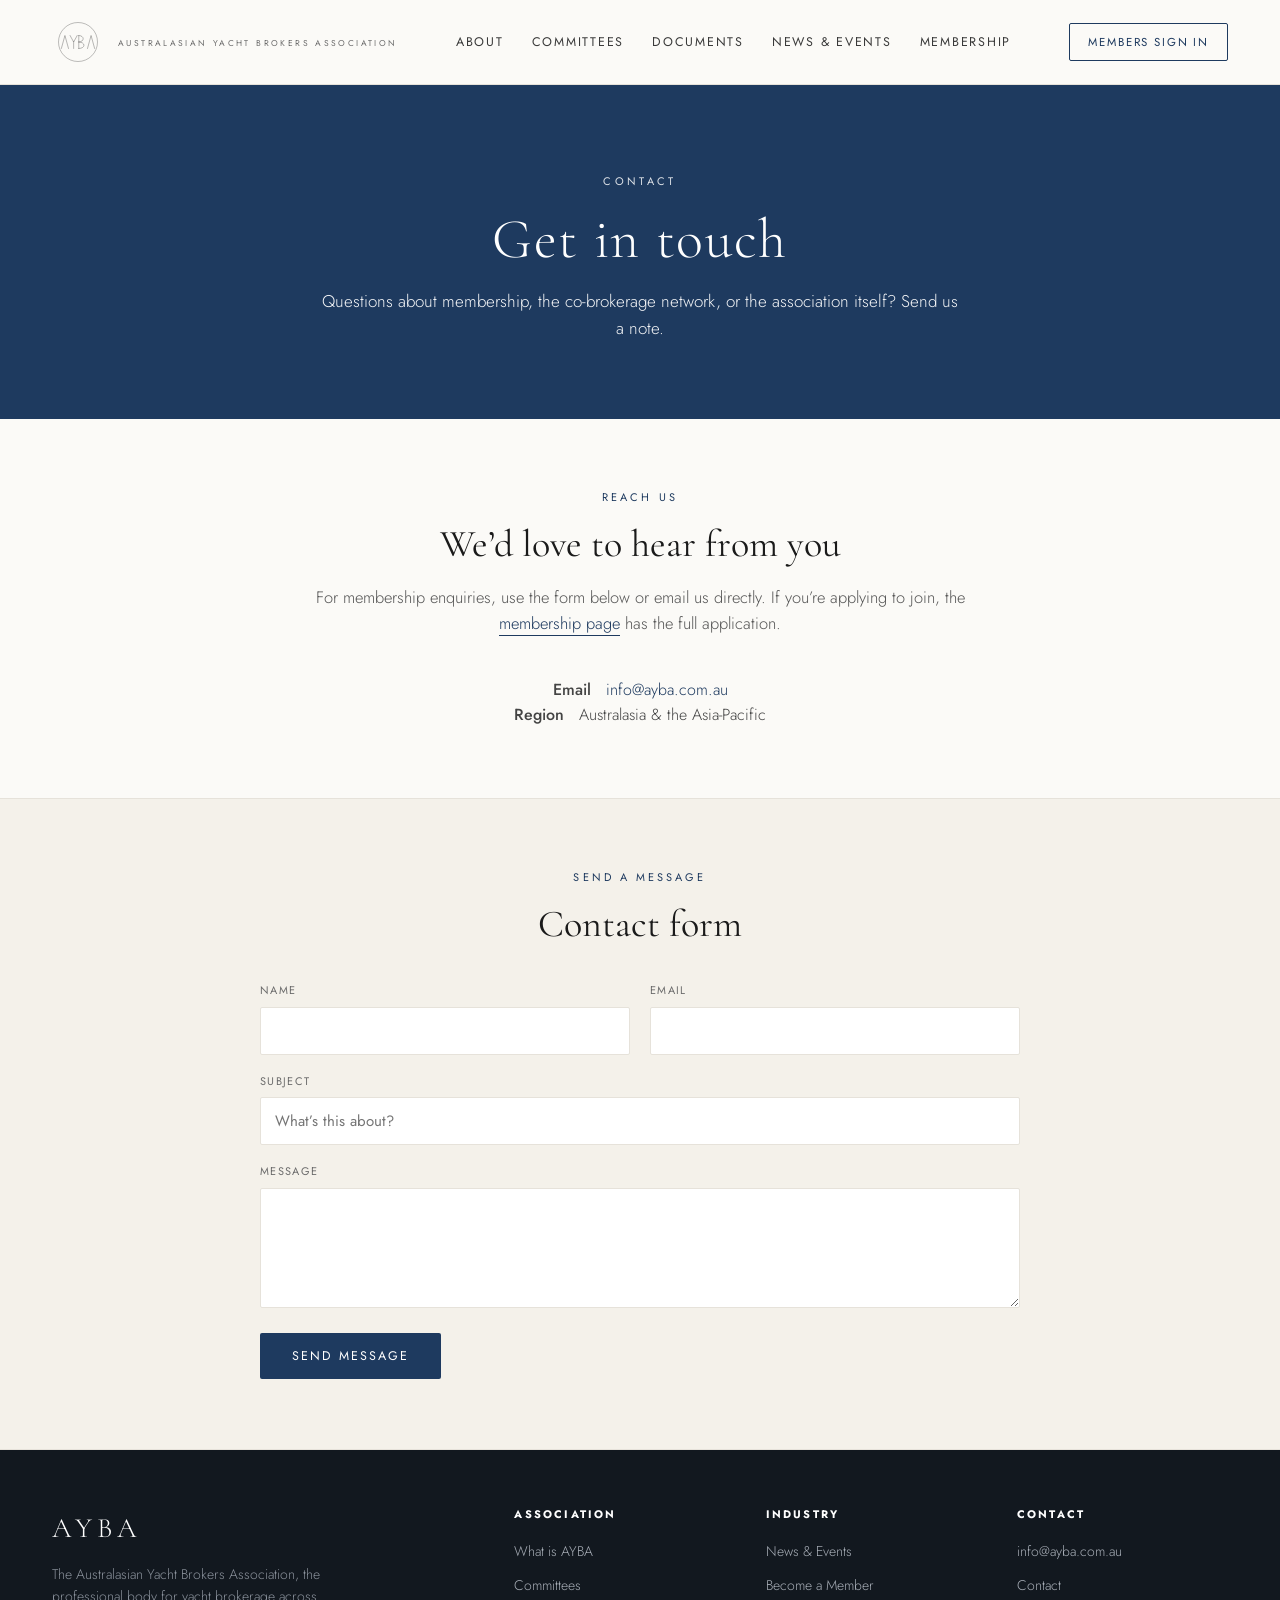
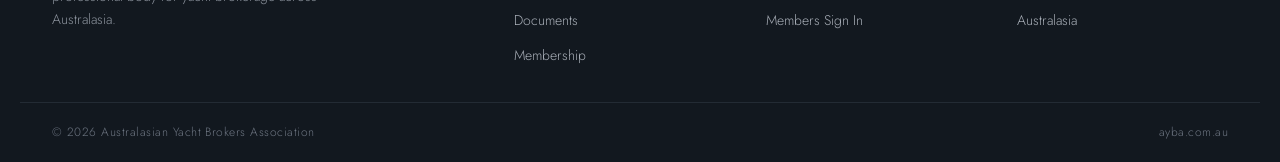
<file: contact.html>
<!DOCTYPE html>
<html lang="en-AU">
<head>
<meta charset="UTF-8">
<meta name="viewport" content="width=device-width, initial-scale=1.0">
<title>Contact AYBA | Australasian Yacht Brokers Association</title>
<meta name="description" content="Get in touch with the Australasian Yacht Brokers Association.">
<link rel="stylesheet" href="styles.css">
</head>
<body>

<header>
  <div class="bar">
    <a href="index.html" class="brand" aria-label="AYBA, Australasian Yacht Brokers Association">
      <svg class="mark" viewBox="0 0 400 400" role="img" aria-hidden="true">
        <circle cx="200" cy="200" r="150" fill="none" stroke="currentColor" stroke-width="2.2"/>
        <g fill="none" stroke="currentColor" stroke-width="2.4" stroke-linecap="round" stroke-linejoin="round">
          <path d="M72,250 L99.5,150 L127,250"/><path d="M139,150 L166.5,200 L194,150 M166.5,200 L166.5,250"/>
          <path d="M206,150 L206,250 M206,150 C252,150 252,200 206,200 M206,200 C260,200 260,250 206,250"/><path d="M273,250 L300.5,150 L328,250"/>
        </g>
      </svg>
      <span class="wordmark"><span>Australasian Yacht Brokers Association</span></span>
    </a>
    <nav class="main">
      <a href="about.html">About</a>
      <a href="committees.html">Committees</a>
      <a href="documents.html">Documents</a>
      <a href="news.html">News &amp; Events</a>
      <a href="membership.html">Membership</a>
    </nav>
    <a href="members.html" class="members-btn">Members Sign In</a>
  </div>
</header>

<section class="phero plain" style="max-width:none">
  <div class="kick">Contact</div>
  <h1>Get in touch</h1>
  <p>Questions about membership, the co-brokerage network, or the association itself? Send us a note.</p>
</section>

<section class="center narrow">
  <div class="kicker">Reach us</div>
  <h2 class="sec">We&rsquo;d love to hear from you</h2>
  <p class="sub">For membership enquiries, use the form below or email us directly. If you&rsquo;re applying to join, the <a href="membership.html" style="color:var(--accent);border-bottom:1px solid var(--accent)">membership page</a> has the full application.</p>
  <p style="font-family:'Jost',var(--sans);font-weight:300;color:#444"><strong style="font-weight:500">Email</strong> &nbsp; <a href="mailto:info@ayba.com.au" style="color:var(--accent)">info@ayba.com.au</a><br><strong style="font-weight:500">Region</strong> &nbsp; Australasia &amp; the Asia-Pacific</p>
</section>

<div class="formwrap">
  <section>
    <div class="center"><div class="kicker">Send a message</div><h2 class="sec" style="margin-bottom:34px">Contact form</h2></div>
    <form class="grid" id="contactForm">
      <input type="hidden" name="access_key" value="REPLACE_WITH_WEB3FORMS_ACCESS_KEY">
      <input type="hidden" name="subject" value="New AYBA Contact Message">
      <input type="hidden" name="from_name" value="AYBA Website">
      <input type="checkbox" name="botcheck" class="hp" tabindex="-1" autocomplete="off">
      <div><label>Name</label><input type="text" name="name" required></div>
      <div><label>Email</label><input type="email" name="email" required></div>
      <div class="full"><label>Subject</label><input type="text" name="topic" placeholder="What&rsquo;s this about?"></div>
      <div class="full"><label>Message</label><textarea name="message" required></textarea></div>
      <div class="full"><button type="submit" class="btn">Send message</button><div class="formMsg" id="cMsg"></div></div>
    </form>
  </section>
</div>

<footer>
  <div class="foot">
    <div><div class="fbrand">AYBA</div><p>The Australasian Yacht Brokers Association, the professional body for yacht brokerage across Australasia.</p></div>
    <div><h4>Association</h4><ul><li><a href="about.html">What is AYBA</a></li><li><a href="committees.html">Committees</a></li><li><a href="documents.html">Documents</a></li><li><a href="membership.html">Membership</a></li></ul></div>
    <div><h4>Industry</h4><ul><li><a href="news.html">News &amp; Events</a></li><li><a href="membership.html">Become a Member</a></li><li><a href="members.html">Members Sign In</a></li></ul></div>
    <div><h4>Contact</h4><ul><li><a href="mailto:info@ayba.com.au">info@ayba.com.au</a></li><li><a href="contact.html">Contact</a></li><li><a href="#">Australasia</a></li></ul></div>
  </div>
  <div class="foot-bottom"><span>&copy; 2026 Australasian Yacht Brokers Association</span><span>ayba.com.au</span></div>
</footer>

<script>
  const f=document.getElementById('contactForm'),m=document.getElementById('cMsg');
  f.addEventListener('submit',async function(e){
    e.preventDefault();m.className='formMsg';m.style.display='none';
    if(f.access_key.value.indexOf('REPLACE_WITH')===0){m.className='formMsg err';m.textContent='Form not yet activated: add your Web3Forms access key.';return;}
    try{const r=await fetch('https://api.web3forms.com/submit',{method:'POST',body:new FormData(f)});const j=await r.json();
      if(j.success){f.reset();m.className='formMsg ok';m.textContent='Thanks. Your message has been sent. We’ll be in touch.';}
      else{m.className='formMsg err';m.textContent='Something went wrong. Please email info@ayba.com.au.';}
    }catch(err){m.className='formMsg err';m.textContent='Network error. Please try again or email info@ayba.com.au.';}
  });
</script>
</body>
</html>
</file>
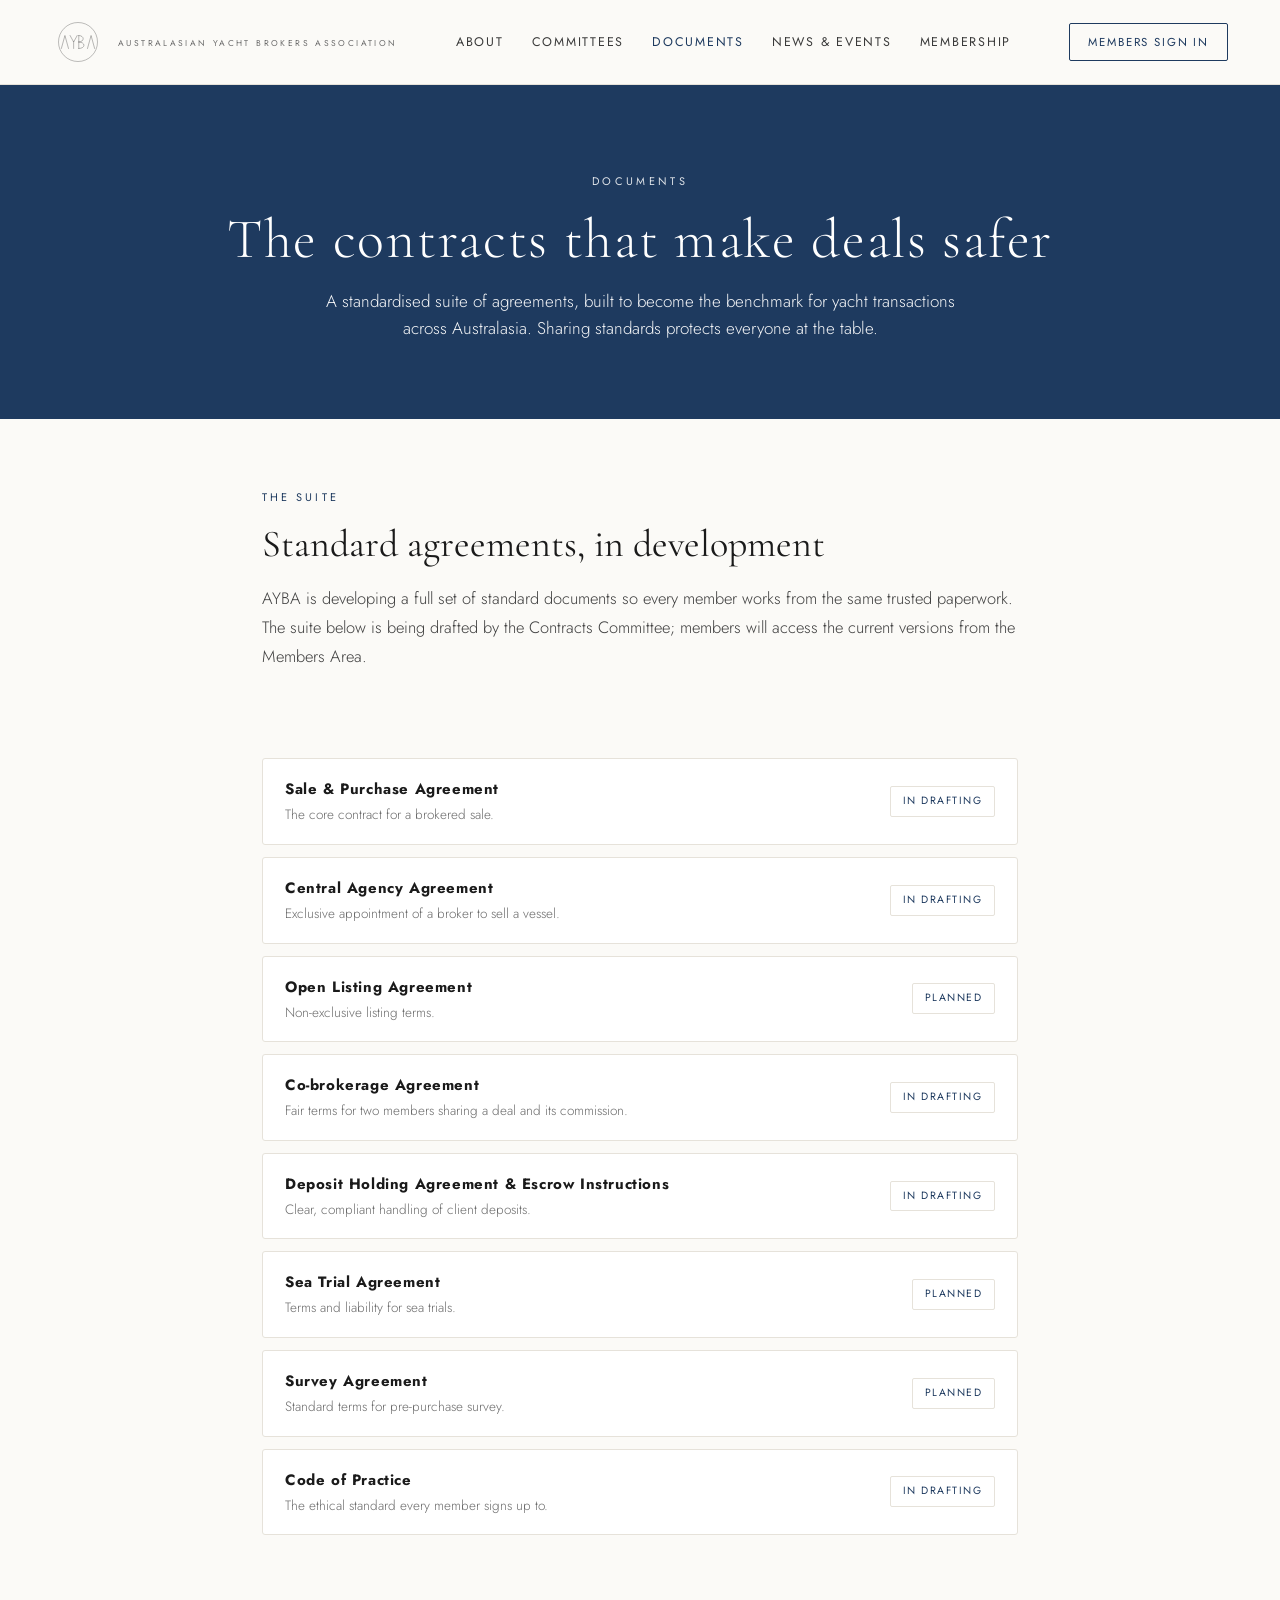
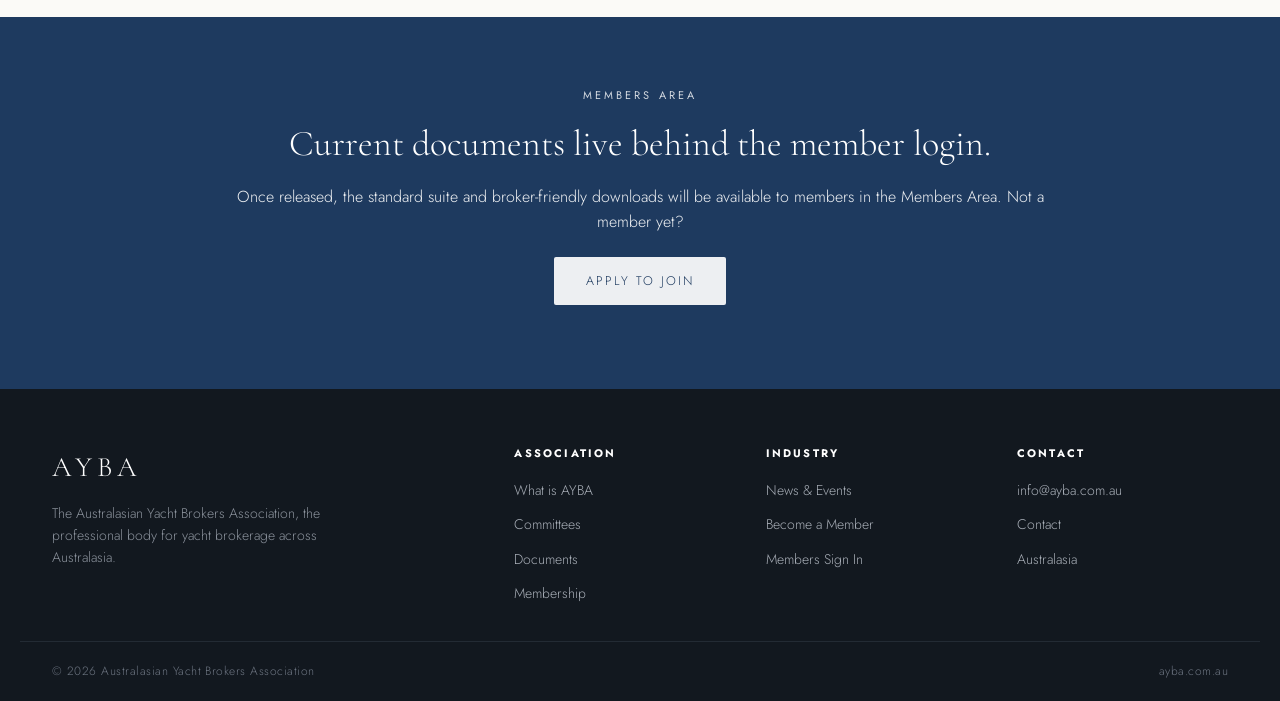
<file: documents.html>
<!DOCTYPE html>
<html lang="en-AU">
<head>
<meta charset="UTF-8">
<meta name="viewport" content="width=device-width, initial-scale=1.0">
<title>AYBA Documents | Australasian Yacht Brokers Association</title>
<meta name="description" content="The AYBA standard contract suite: sale & purchase, agency, co-brokerage and deposit agreements built to become the industry standard.">
<link rel="stylesheet" href="styles.css">
</head>
<body>

<header>
  <div class="bar">
    <a href="index.html" class="brand" aria-label="AYBA, Australasian Yacht Brokers Association">
      <svg class="mark" viewBox="0 0 400 400" role="img" aria-hidden="true">
        <circle cx="200" cy="200" r="150" fill="none" stroke="currentColor" stroke-width="2.2"/>
        <g fill="none" stroke="currentColor" stroke-width="2.4" stroke-linecap="round" stroke-linejoin="round">
          <path d="M72,250 L99.5,150 L127,250"/><path d="M139,150 L166.5,200 L194,150 M166.5,200 L166.5,250"/>
          <path d="M206,150 L206,250 M206,150 C252,150 252,200 206,200 M206,200 C260,200 260,250 206,250"/><path d="M273,250 L300.5,150 L328,250"/>
        </g>
      </svg>
      <span class="wordmark"><span>Australasian Yacht Brokers Association</span></span>
    </a>
    <nav class="main">
      <a href="about.html">About</a>
      <a href="committees.html">Committees</a>
      <a href="documents.html" class="active">Documents</a>
      <a href="news.html">News &amp; Events</a>
      <a href="membership.html">Membership</a>
    </nav>
    <a href="members.html" class="members-btn">Members Sign In</a>
  </div>
</header>

<section class="phero plain" style="max-width:none">
  <div class="kick">Documents</div>
  <h1>The contracts that make deals safer</h1>
  <p>A standardised suite of agreements, built to become the benchmark for yacht transactions across Australasia. Sharing standards protects everyone at the table.</p>
</section>

<section class="narrow prose">
  <div class="kicker">The suite</div>
  <h2 class="sec">Standard agreements, in development</h2>
  <p>AYBA is developing a full set of standard documents so every member works from the same trusted paperwork. The suite below is being drafted by the Contracts Committee; members will access the current versions from the Members Area.</p>
</section>

<section class="narrow" style="padding-top:0">
  <div class="doc"><div><h4>Sale &amp; Purchase Agreement</h4><p>The core contract for a brokered sale.</p></div><span class="tag">In drafting</span></div>
  <div class="doc"><div><h4>Central Agency Agreement</h4><p>Exclusive appointment of a broker to sell a vessel.</p></div><span class="tag">In drafting</span></div>
  <div class="doc"><div><h4>Open Listing Agreement</h4><p>Non-exclusive listing terms.</p></div><span class="tag">Planned</span></div>
  <div class="doc"><div><h4>Co-brokerage Agreement</h4><p>Fair terms for two members sharing a deal and its commission.</p></div><span class="tag">In drafting</span></div>
  <div class="doc"><div><h4>Deposit Holding Agreement &amp; Escrow Instructions</h4><p>Clear, compliant handling of client deposits.</p></div><span class="tag">In drafting</span></div>
  <div class="doc"><div><h4>Sea Trial Agreement</h4><p>Terms and liability for sea trials.</p></div><span class="tag">Planned</span></div>
  <div class="doc"><div><h4>Survey Agreement</h4><p>Standard terms for pre-purchase survey.</p></div><span class="tag">Planned</span></div>
  <div class="doc"><div><h4>Code of Practice</h4><p>The ethical standard every member signs up to.</p></div><span class="tag">In drafting</span></div>
</section>

<div class="spotlight">
  <div class="in">
    <div class="kick">Members Area</div>
    <h2>Current documents live behind the member login.</h2>
    <p>Once released, the standard suite and broker-friendly downloads will be available to members in the Members Area. Not a member yet?</p>
    <p><a href="membership.html" class="btn" style="background:#fff;color:var(--accent);margin-top:8px">Apply to join</a></p>
  </div>
</div>

<footer>
  <div class="foot">
    <div><div class="fbrand">AYBA</div><p>The Australasian Yacht Brokers Association, the professional body for yacht brokerage across Australasia.</p></div>
    <div><h4>Association</h4><ul><li><a href="about.html">What is AYBA</a></li><li><a href="committees.html">Committees</a></li><li><a href="documents.html">Documents</a></li><li><a href="membership.html">Membership</a></li></ul></div>
    <div><h4>Industry</h4><ul><li><a href="news.html">News &amp; Events</a></li><li><a href="membership.html">Become a Member</a></li><li><a href="members.html">Members Sign In</a></li></ul></div>
    <div><h4>Contact</h4><ul><li><a href="mailto:info@ayba.com.au">info@ayba.com.au</a></li><li><a href="contact.html">Contact</a></li><li><a href="#">Australasia</a></li></ul></div>
  </div>
  <div class="foot-bottom"><span>&copy; 2026 Australasian Yacht Brokers Association</span><span>ayba.com.au</span></div>
</footer>
</body>
</html>
</file>
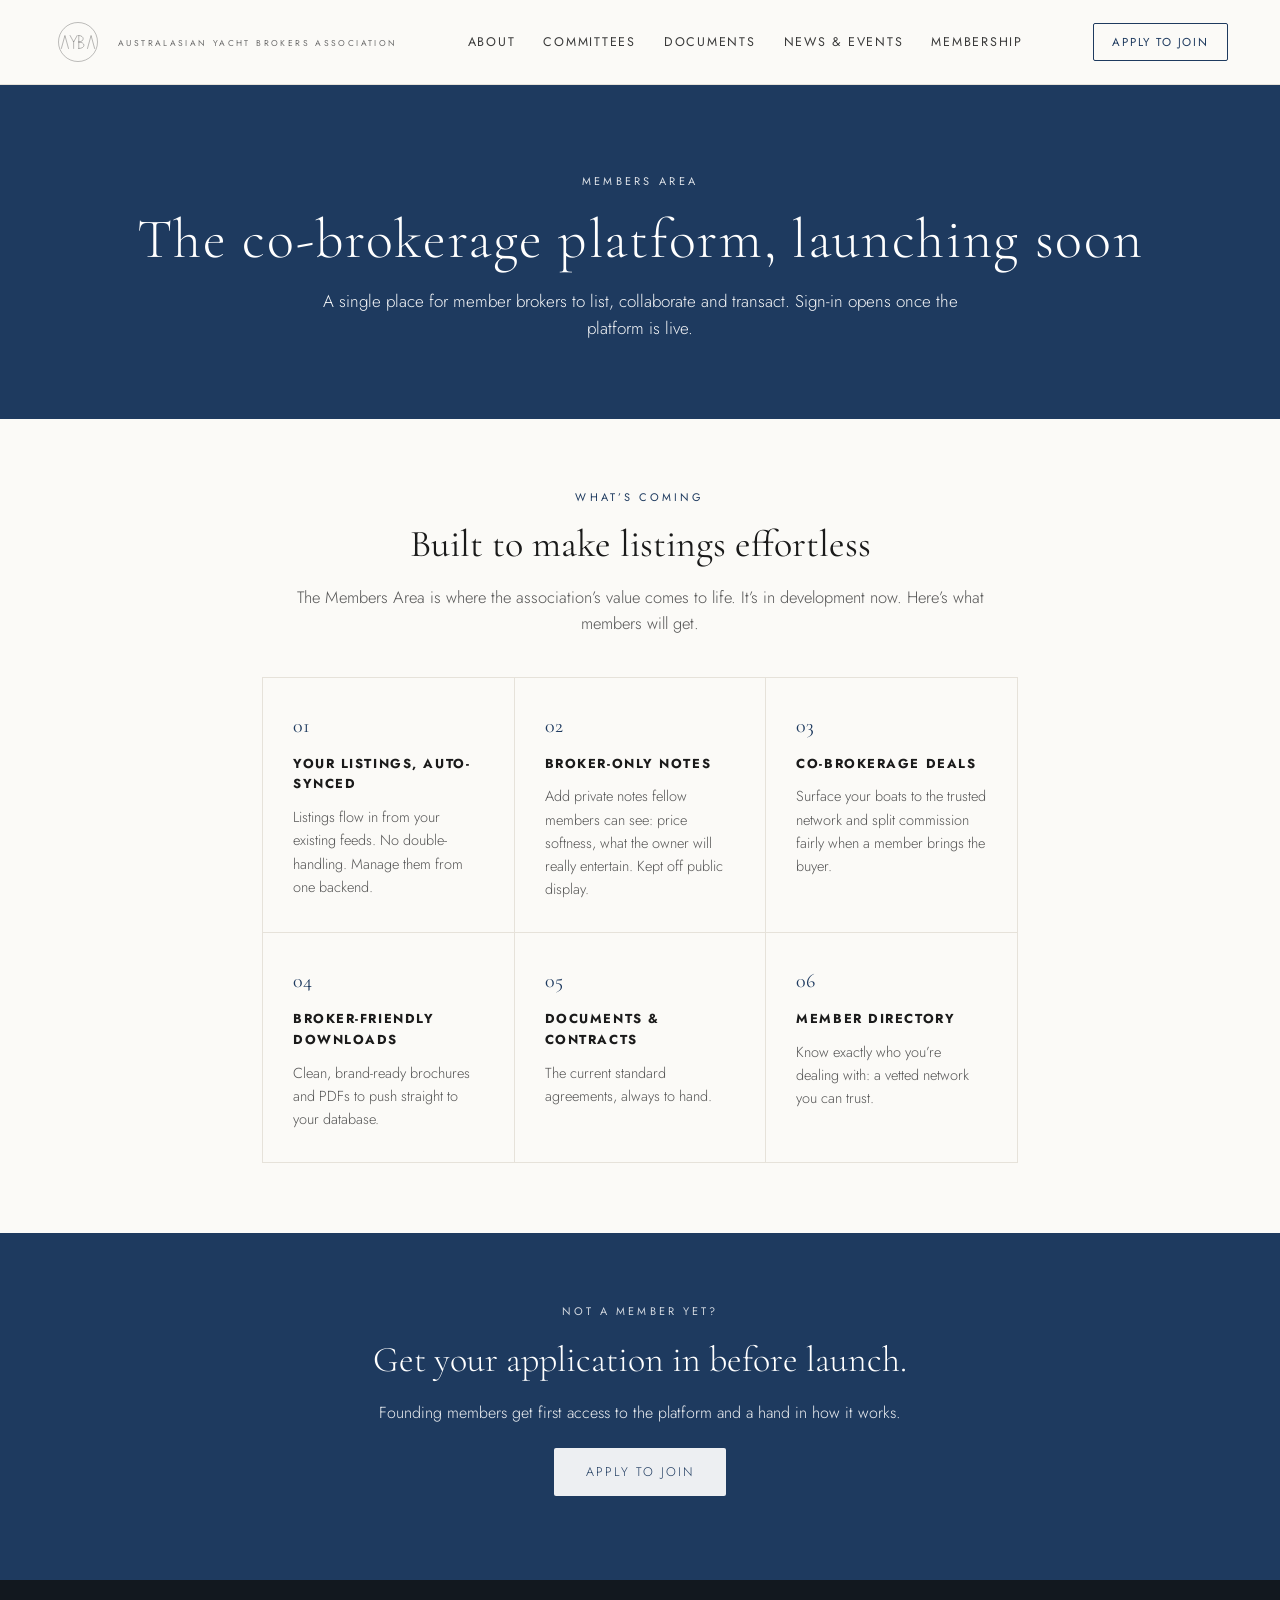
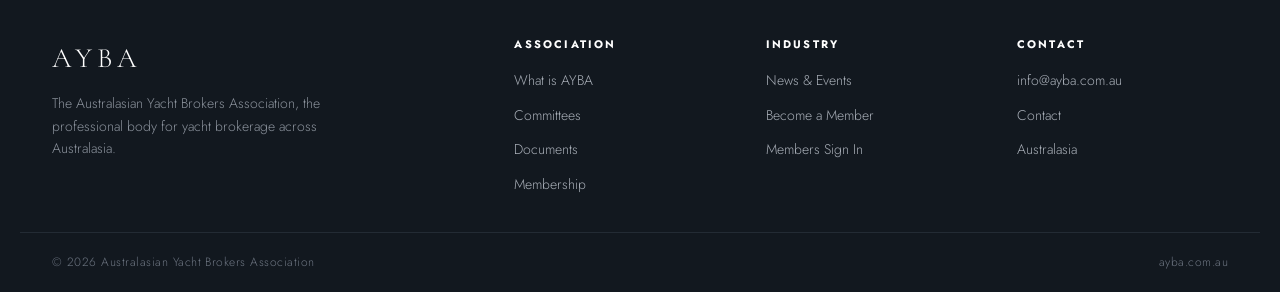
<file: members.html>
<!DOCTYPE html>
<html lang="en-AU">
<head>
<meta charset="UTF-8">
<meta name="viewport" content="width=device-width, initial-scale=1.0">
<title>AYBA Members Area | Australasian Yacht Brokers Association</title>
<meta name="description" content="The AYBA Members Area, the co-brokerage platform for member brokers. Launching soon.">
<link rel="stylesheet" href="styles.css">
</head>
<body>

<header>
  <div class="bar">
    <a href="index.html" class="brand" aria-label="AYBA, Australasian Yacht Brokers Association">
      <svg class="mark" viewBox="0 0 400 400" role="img" aria-hidden="true">
        <circle cx="200" cy="200" r="150" fill="none" stroke="currentColor" stroke-width="2.2"/>
        <g fill="none" stroke="currentColor" stroke-width="2.4" stroke-linecap="round" stroke-linejoin="round">
          <path d="M72,250 L99.5,150 L127,250"/><path d="M139,150 L166.5,200 L194,150 M166.5,200 L166.5,250"/>
          <path d="M206,150 L206,250 M206,150 C252,150 252,200 206,200 M206,200 C260,200 260,250 206,250"/><path d="M273,250 L300.5,150 L328,250"/>
        </g>
      </svg>
      <span class="wordmark"><span>Australasian Yacht Brokers Association</span></span>
    </a>
    <nav class="main">
      <a href="about.html">About</a>
      <a href="committees.html">Committees</a>
      <a href="documents.html">Documents</a>
      <a href="news.html">News &amp; Events</a>
      <a href="membership.html">Membership</a>
    </nav>
    <a href="membership.html" class="members-btn">Apply to Join</a>
  </div>
</header>

<section class="phero plain" style="max-width:none">
  <div class="kick">Members Area</div>
  <h1>The co-brokerage platform, launching soon</h1>
  <p>A single place for member brokers to list, collaborate and transact. Sign-in opens once the platform is live.</p>
</section>

<section class="center narrow">
  <div class="kicker">What&rsquo;s coming</div>
  <h2 class="sec">Built to make listings effortless</h2>
  <p class="sub">The Members Area is where the association&rsquo;s value comes to life. It&rsquo;s in development now. Here&rsquo;s what members will get.</p>
  <div class="grid3" style="text-align:left">
    <div class="cell"><div class="n">01</div><h3>Your listings, auto-synced</h3><p>Listings flow in from your existing feeds. No double-handling. Manage them from one backend.</p></div>
    <div class="cell"><div class="n">02</div><h3>Broker-only notes</h3><p>Add private notes fellow members can see: price softness, what the owner will really entertain. Kept off public display.</p></div>
    <div class="cell"><div class="n">03</div><h3>Co-brokerage deals</h3><p>Surface your boats to the trusted network and split commission fairly when a member brings the buyer.</p></div>
    <div class="cell"><div class="n">04</div><h3>Broker-friendly downloads</h3><p>Clean, brand-ready brochures and PDFs to push straight to your database.</p></div>
    <div class="cell"><div class="n">05</div><h3>Documents &amp; contracts</h3><p>The current standard agreements, always to hand.</p></div>
    <div class="cell"><div class="n">06</div><h3>Member directory</h3><p>Know exactly who you&rsquo;re dealing with: a vetted network you can trust.</p></div>
  </div>
</section>

<div class="spotlight">
  <div class="in">
    <div class="kick">Not a member yet?</div>
    <h2>Get your application in before launch.</h2>
    <p>Founding members get first access to the platform and a hand in how it works.</p>
    <p><a href="membership.html" class="btn" style="background:#fff;color:var(--accent);margin-top:8px">Apply to join</a></p>
  </div>
</div>

<footer>
  <div class="foot">
    <div><div class="fbrand">AYBA</div><p>The Australasian Yacht Brokers Association, the professional body for yacht brokerage across Australasia.</p></div>
    <div><h4>Association</h4><ul><li><a href="about.html">What is AYBA</a></li><li><a href="committees.html">Committees</a></li><li><a href="documents.html">Documents</a></li><li><a href="membership.html">Membership</a></li></ul></div>
    <div><h4>Industry</h4><ul><li><a href="news.html">News &amp; Events</a></li><li><a href="membership.html">Become a Member</a></li><li><a href="members.html">Members Sign In</a></li></ul></div>
    <div><h4>Contact</h4><ul><li><a href="mailto:info@ayba.com.au">info@ayba.com.au</a></li><li><a href="contact.html">Contact</a></li><li><a href="#">Australasia</a></li></ul></div>
  </div>
  <div class="foot-bottom"><span>&copy; 2026 Australasian Yacht Brokers Association</span><span>ayba.com.au</span></div>
</footer>
</body>
</html>
</file>
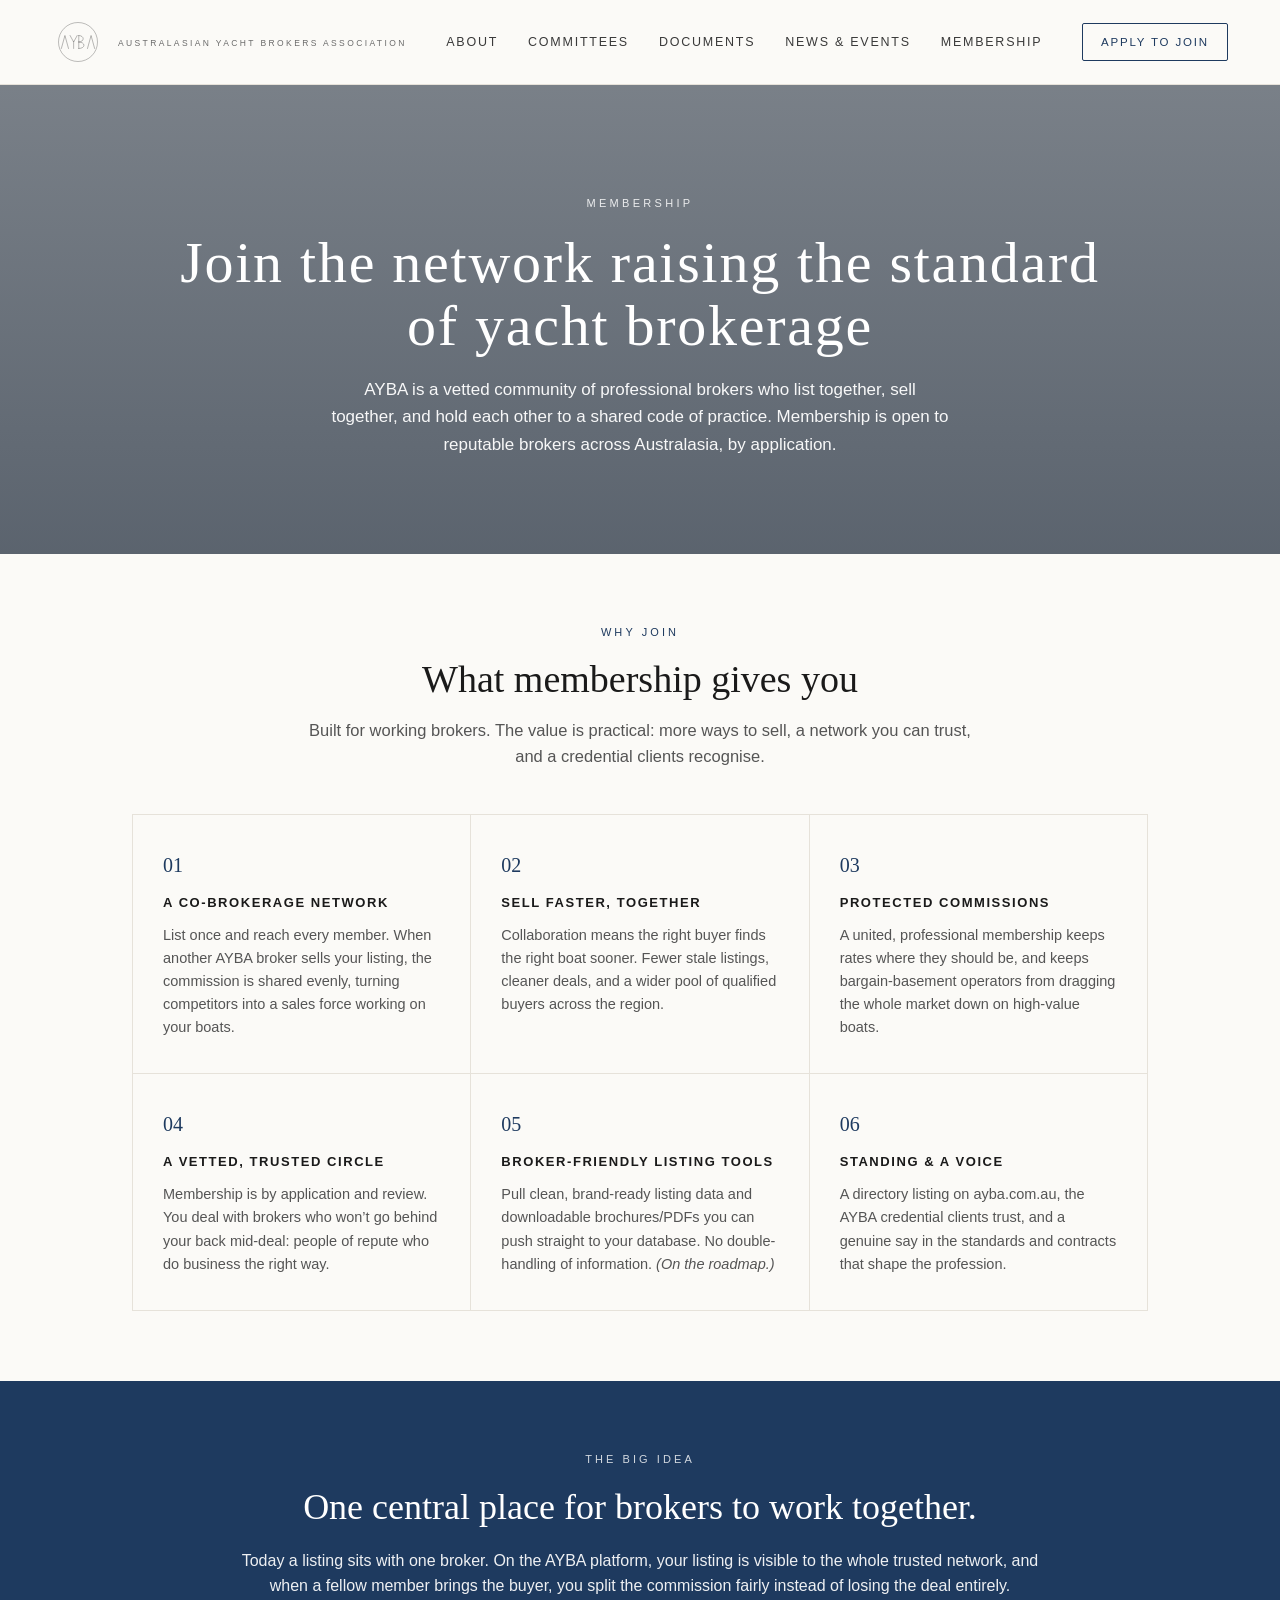
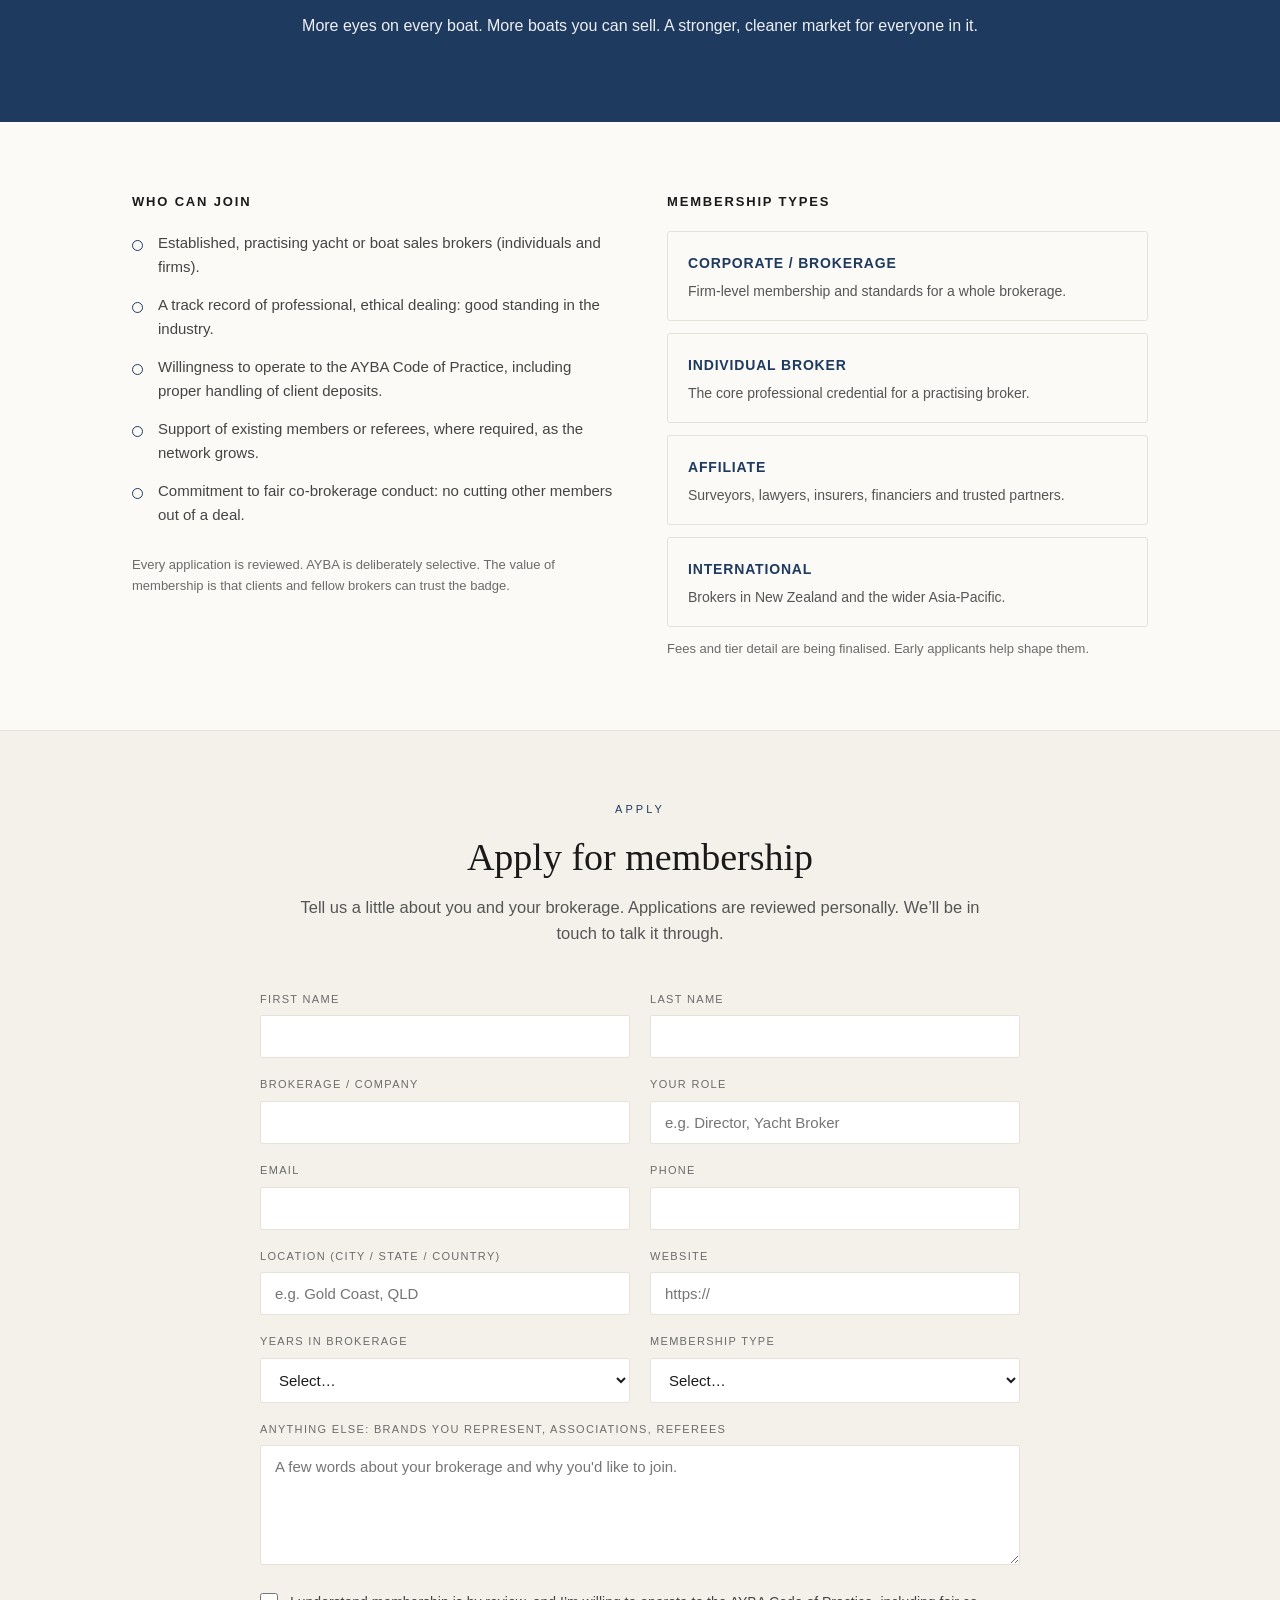
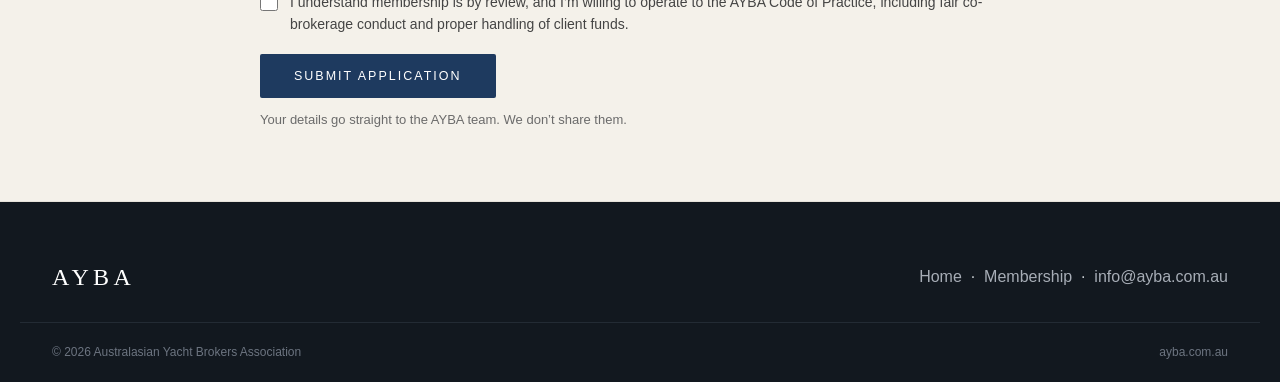
<file: membership.html>
<!DOCTYPE html>
<html lang="en-AU">
<head>
<meta charset="UTF-8">
<meta name="viewport" content="width=device-width, initial-scale=1.0">
<title>AYBA Membership | Australasian Yacht Brokers Association</title>
<meta name="description" content="Join the Australasian Yacht Brokers Association, a vetted network of professional yacht brokers. Benefits, eligibility and how to apply.">
<style>
  :root{
    --ink:#1a1a1a; --muted:#6b6b6b; --line:#e6e2da; --paper:#fbfaf7;
    --accent:#1e3a5f; --sand:#f4f1ea;
    --serif:"Cormorant Garamond", Georgia, "Times New Roman", serif;
    --sans:"Helvetica Neue", Arial, "Segoe UI", sans-serif;
  }
  @import url('https://fonts.googleapis.com/css2?family=Cormorant+Garamond:wght@300;400;500&family=Jost:wght@300;400;500&display=swap');
  *{box-sizing:border-box;margin:0;padding:0}
  html{scroll-behavior:smooth}
  body{font-family:var(--sans);color:var(--ink);background:var(--paper);line-height:1.6;-webkit-font-smoothing:antialiased}
  a{color:inherit;text-decoration:none}

  header{position:sticky;top:0;z-index:50;background:rgba(251,250,247,.92);backdrop-filter:blur(8px);border-bottom:1px solid var(--line)}
  .bar{max-width:1240px;margin:0 auto;display:flex;align-items:center;justify-content:space-between;padding:16px 32px}
  .brand{display:flex;align-items:center;gap:14px;color:var(--ink)}
  .brand .mark{width:52px;height:52px;flex:none;display:block}
  .brand .wordmark{display:flex;flex-direction:column;line-height:1.1}
  .brand .wordmark span{font-family:'Jost',var(--sans);font-size:8.5px;letter-spacing:.28em;color:var(--muted);margin-top:4px;text-transform:uppercase}
  @media(max-width:720px){.brand .wordmark{display:none}}
  nav.main{display:flex;gap:30px;align-items:center;font-family:'Jost',var(--sans);font-size:12.5px;letter-spacing:.14em;text-transform:uppercase;color:#3a3a3a}
  nav.main a:hover{color:var(--accent)}
  .members-btn{font-family:'Jost',var(--sans);font-size:11.5px;letter-spacing:.16em;text-transform:uppercase;border:1px solid var(--accent);color:var(--accent);padding:9px 18px;border-radius:2px;transition:all .2s}
  .members-btn:hover{background:var(--accent);color:#fff}
  @media(max-width:820px){nav.main{display:none}}

  /* hero band */
  .phero{background:linear-gradient(180deg,rgba(15,28,45,.55),rgba(15,28,45,.68)),url('https://images.unsplash.com/photo-1598737285721-29346a5c9278?auto=format&fit=crop&w=2200&q=80') center 40%/cover no-repeat;color:#fff;text-align:center;padding:110px 32px 96px}
  .phero .kick{font-family:'Jost',var(--sans);font-size:11px;letter-spacing:.3em;text-transform:uppercase;opacity:.85;margin-bottom:18px}
  .phero h1{font-family:var(--serif);font-weight:300;font-size:clamp(34px,5vw,58px);letter-spacing:.03em;line-height:1.1;margin-bottom:18px}
  .phero p{font-family:'Jost',var(--sans);font-weight:300;max-width:620px;margin:0 auto;font-size:clamp(14px,1.5vw,17px);opacity:.95}

  section{max-width:1080px;margin:0 auto;padding:70px 32px}
  .kicker{font-family:'Jost',var(--sans);font-size:11px;letter-spacing:.28em;text-transform:uppercase;color:var(--accent);margin-bottom:16px;text-align:center}
  h2.sec{font-family:var(--serif);font-weight:400;font-size:clamp(26px,3.4vw,38px);text-align:center;line-height:1.2;margin-bottom:14px}
  .sub{font-family:'Jost',var(--sans);font-weight:300;color:#555;text-align:center;max-width:680px;margin:0 auto 44px;font-size:16.5px}

  /* benefits grid */
  .benefits{display:grid;grid-template-columns:repeat(3,1fr);gap:1px;background:var(--line);border:1px solid var(--line)}
  .benefit{background:var(--paper);padding:34px 30px}
  .benefit .n{font-family:var(--serif);font-size:20px;color:var(--accent);margin-bottom:12px}
  .benefit h3{font-family:'Jost',var(--sans);font-size:13px;letter-spacing:.12em;text-transform:uppercase;margin-bottom:10px}
  .benefit p{font-family:'Jost',var(--sans);font-weight:300;font-size:14.5px;color:#555}
  @media(max-width:860px){.benefits{grid-template-columns:1fr 1fr}}
  @media(max-width:560px){.benefits{grid-template-columns:1fr}}

  /* highlight band */
  .spotlight{background:var(--accent);color:#fff;text-align:center;padding:70px 32px;margin-top:0}
  .spotlight .in{max-width:820px;margin:0 auto}
  .spotlight .kick{font-family:'Jost',var(--sans);font-size:11px;letter-spacing:.28em;text-transform:uppercase;opacity:.8;margin-bottom:16px}
  .spotlight h2{font-family:var(--serif);font-weight:300;font-size:clamp(24px,3.4vw,36px);margin-bottom:18px;line-height:1.25}
  .spotlight p{font-family:'Jost',var(--sans);font-weight:300;opacity:.92;font-size:16px;margin-bottom:14px}

  /* requirements + tiers */
  .cols{display:grid;grid-template-columns:1fr 1fr;gap:54px;align-items:start}
  @media(max-width:820px){.cols{grid-template-columns:1fr;gap:40px}}
  .req h3,.tiers h3{font-family:'Jost',var(--sans);font-size:13px;letter-spacing:.14em;text-transform:uppercase;margin-bottom:18px;color:var(--ink)}
  .req ul{list-style:none}
  .req li{font-family:'Jost',var(--sans);font-weight:300;color:#444;font-size:15px;padding:0 0 14px 26px;position:relative}
  .req li:before{content:"";position:absolute;left:0;top:9px;width:9px;height:9px;border:1px solid var(--accent);border-radius:50%}
  .tier{border:1px solid var(--line);padding:18px 20px;margin-bottom:12px;border-radius:3px}
  .tier b{font-family:'Jost',var(--sans);font-size:14px;letter-spacing:.06em;text-transform:uppercase;color:var(--accent)}
  .tier span{display:block;font-family:'Jost',var(--sans);font-weight:300;font-size:14px;color:#555;margin-top:4px}

  /* form */
  .formwrap{background:var(--sand);border-top:1px solid var(--line);border-bottom:1px solid var(--line)}
  form{max-width:760px;margin:0 auto;display:grid;grid-template-columns:1fr 1fr;gap:18px 20px}
  .full{grid-column:1 / -1}
  label{display:block;font-family:'Jost',var(--sans);font-size:11px;letter-spacing:.12em;text-transform:uppercase;color:var(--muted);margin-bottom:7px}
  input,select,textarea{width:100%;font-family:'Jost',var(--sans);font-size:15px;color:var(--ink);background:#fff;border:1px solid var(--line);border-radius:2px;padding:12px 14px;transition:border .2s}
  input:focus,select:focus,textarea:focus{outline:none;border-color:var(--accent)}
  textarea{min-height:120px;resize:vertical}
  .agree{display:flex;gap:12px;align-items:flex-start;font-family:'Jost',var(--sans);font-weight:300;font-size:14px;color:#444}
  .agree input{width:18px;height:18px;margin-top:2px;flex:none}
  button{font-family:'Jost',var(--sans);font-size:12.5px;letter-spacing:.16em;text-transform:uppercase;background:var(--accent);color:#fff;border:0;padding:15px 34px;border-radius:2px;cursor:pointer;transition:opacity .2s;justify-self:start}
  button:hover{opacity:.88}
  .hp{position:absolute;left:-9999px}
  .note{font-family:'Jost',var(--sans);font-weight:300;font-size:13px;color:var(--muted);margin-top:6px}
  #formMsg{font-family:'Jost',var(--sans);font-size:15px;padding:14px 16px;border-radius:3px;display:none}
  #formMsg.ok{display:block;background:#e8f0e6;color:#2b5a2b;border:1px solid #cfe0c9}
  #formMsg.err{display:block;background:#f6e4e4;color:#7a2b2b;border:1px solid #e5c5c5}
  @media(max-width:640px){form{grid-template-columns:1fr}}

  footer{background:#12181f;color:#c9cdd3;font-family:'Jost',var(--sans);font-weight:300}
  .foot{max-width:1240px;margin:0 auto;padding:56px 32px 26px;display:flex;justify-content:space-between;align-items:center;flex-wrap:wrap;gap:20px}
  .foot .fb{font-family:var(--serif);font-size:24px;letter-spacing:.18em;color:#fff}
  .foot a{color:#a7adb6}
  .foot a:hover{color:#fff}
  .foot-bottom{border-top:1px solid #232b34;max-width:1240px;margin:0 auto;padding:20px 32px;display:flex;justify-content:space-between;font-size:12px;color:#6c7480}
  @media(max-width:640px){.foot-bottom{flex-direction:column;gap:8px}}
</style>
</head>
<body>

<header>
  <div class="bar">
    <a href="index.html" class="brand" aria-label="AYBA, Australasian Yacht Brokers Association">
      <svg class="mark" viewBox="0 0 400 400" role="img" aria-hidden="true">
        <circle cx="200" cy="200" r="150" fill="none" stroke="currentColor" stroke-width="2.2"/>
        <g fill="none" stroke="currentColor" stroke-width="2.4" stroke-linecap="round" stroke-linejoin="round">
          <path d="M72,250 L99.5,150 L127,250"/>
          <path d="M139,150 L166.5,200 L194,150 M166.5,200 L166.5,250"/>
          <path d="M206,150 L206,250 M206,150 C252,150 252,200 206,200 M206,200 C260,200 260,250 206,250"/>
          <path d="M273,250 L300.5,150 L328,250"/>
        </g>
      </svg>
      <span class="wordmark"><span>Australasian Yacht Brokers Association</span></span>
    </a>
    <nav class="main">
      <a href="about.html">About</a>
      <a href="committees.html">Committees</a>
      <a href="documents.html">Documents</a>
      <a href="news.html">News &amp; Events</a>
      <a href="membership.html">Membership</a>
    </nav>
    <a href="#apply" class="members-btn">Apply to Join</a>
  </div>
</header>

<section class="phero" style="max-width:none;padding-left:32px;padding-right:32px">
  <div class="kick">Membership</div>
  <h1>Join the network raising the standard<br>of yacht brokerage</h1>
  <p>AYBA is a vetted community of professional brokers who list together, sell together, and hold each other to a shared code of practice. Membership is open to reputable brokers across Australasia, by application.</p>
</section>

<!-- BENEFITS -->
<section>
  <div class="kicker">Why join</div>
  <h2 class="sec">What membership gives you</h2>
  <p class="sub">Built for working brokers. The value is practical: more ways to sell, a network you can trust, and a credential clients recognise.</p>
  <div class="benefits">
    <div class="benefit">
      <div class="n">01</div>
      <h3>A co-brokerage network</h3>
      <p>List once and reach every member. When another AYBA broker sells your listing, the commission is shared evenly, turning competitors into a sales force working on your boats.</p>
    </div>
    <div class="benefit">
      <div class="n">02</div>
      <h3>Sell faster, together</h3>
      <p>Collaboration means the right buyer finds the right boat sooner. Fewer stale listings, cleaner deals, and a wider pool of qualified buyers across the region.</p>
    </div>
    <div class="benefit">
      <div class="n">03</div>
      <h3>Protected commissions</h3>
      <p>A united, professional membership keeps rates where they should be, and keeps bargain-basement operators from dragging the whole market down on high-value boats.</p>
    </div>
    <div class="benefit">
      <div class="n">04</div>
      <h3>A vetted, trusted circle</h3>
      <p>Membership is by application and review. You deal with brokers who won&rsquo;t go behind your back mid-deal: people of repute who do business the right way.</p>
    </div>
    <div class="benefit">
      <div class="n">05</div>
      <h3>Broker-friendly listing tools</h3>
      <p>Pull clean, brand-ready listing data and downloadable brochures/PDFs you can push straight to your database. No double-handling of information. <em>(On the roadmap.)</em></p>
    </div>
    <div class="benefit">
      <div class="n">06</div>
      <h3>Standing &amp; a voice</h3>
      <p>A directory listing on ayba.com.au, the AYBA credential clients trust, and a genuine say in the standards and contracts that shape the profession.</p>
    </div>
  </div>
</section>

<!-- SPOTLIGHT: the commission idea -->
<div class="spotlight">
  <div class="in">
    <div class="kick">The big idea</div>
    <h2>One central place for brokers to work together.</h2>
    <p>Today a listing sits with one broker. On the AYBA platform, your listing is visible to the whole trusted network, and when a fellow member brings the buyer, you split the commission fairly instead of losing the deal entirely.</p>
    <p>More eyes on every boat. More boats you can sell. A stronger, cleaner market for everyone in it.</p>
  </div>
</div>

<!-- REQUIREMENTS + TIERS -->
<section>
  <div class="cols">
    <div class="req">
      <h3>Who can join</h3>
      <ul>
        <li>Established, practising yacht or boat sales brokers (individuals and firms).</li>
        <li>A track record of professional, ethical dealing: good standing in the industry.</li>
        <li>Willingness to operate to the AYBA Code of Practice, including proper handling of client deposits.</li>
        <li>Support of existing members or referees, where required, as the network grows.</li>
        <li>Commitment to fair co-brokerage conduct: no cutting other members out of a deal.</li>
      </ul>
      <p class="note" style="margin-top:14px">Every application is reviewed. AYBA is deliberately selective. The value of membership is that clients and fellow brokers can trust the badge.</p>
    </div>
    <div class="tiers">
      <h3>Membership types</h3>
      <div class="tier"><b>Corporate / Brokerage</b><span>Firm-level membership and standards for a whole brokerage.</span></div>
      <div class="tier"><b>Individual Broker</b><span>The core professional credential for a practising broker.</span></div>
      <div class="tier"><b>Affiliate</b><span>Surveyors, lawyers, insurers, financiers and trusted partners.</span></div>
      <div class="tier"><b>International</b><span>Brokers in New Zealand and the wider Asia-Pacific.</span></div>
      <p class="note" style="margin-top:6px">Fees and tier detail are being finalised. Early applicants help shape them.</p>
    </div>
  </div>
</section>

<!-- APPLICATION FORM -->
<div class="formwrap" id="apply">
  <section>
    <div class="kicker">Apply</div>
    <h2 class="sec">Apply for membership</h2>
    <p class="sub">Tell us a little about you and your brokerage. Applications are reviewed personally. We&rsquo;ll be in touch to talk it through.</p>

    <form id="applyForm">
      <!-- FormSubmit: applications are emailed to adrian@flagshipinternational.com.au. No account/key needed; the first submission triggers a one-time confirmation email to that address. -->
      <input type="hidden" name="_subject" value="New AYBA Membership Application">
      <input type="hidden" name="_template" value="table">
      <input type="hidden" name="_captcha" value="false">
      <input type="text" name="_honey" class="hp" tabindex="-1" autocomplete="off">

      <div>
        <label>First name</label>
        <input type="text" name="first_name" required>
      </div>
      <div>
        <label>Last name</label>
        <input type="text" name="last_name" required>
      </div>
      <div>
        <label>Brokerage / company</label>
        <input type="text" name="company" required>
      </div>
      <div>
        <label>Your role</label>
        <input type="text" name="role" placeholder="e.g. Director, Yacht Broker">
      </div>
      <div>
        <label>Email</label>
        <input type="email" name="email" required>
      </div>
      <div>
        <label>Phone</label>
        <input type="tel" name="phone">
      </div>
      <div>
        <label>Location (city / state / country)</label>
        <input type="text" name="location" placeholder="e.g. Gold Coast, QLD">
      </div>
      <div>
        <label>Website</label>
        <input type="url" name="website" placeholder="https://">
      </div>
      <div>
        <label>Years in brokerage</label>
        <select name="years">
          <option value="">Select…</option>
          <option>Under 2 years</option>
          <option>2 to 5 years</option>
          <option>5 to 10 years</option>
          <option>10+ years</option>
        </select>
      </div>
      <div>
        <label>Membership type</label>
        <select name="membership_type">
          <option value="">Select…</option>
          <option>Corporate / Brokerage</option>
          <option>Individual Broker</option>
          <option>Affiliate</option>
          <option>International</option>
        </select>
      </div>
      <div class="full">
        <label>Anything else: brands you represent, associations, referees</label>
        <textarea name="message" placeholder="A few words about your brokerage and why you'd like to join."></textarea>
      </div>
      <div class="full agree">
        <input type="checkbox" name="agree_code" value="Yes" required>
        <span>I understand membership is by review, and I&rsquo;m willing to operate to the AYBA Code of Practice, including fair co-brokerage conduct and proper handling of client funds.</span>
      </div>
      <div class="full">
        <button type="submit">Submit application</button>
        <p class="note" style="margin-top:12px">Your details go straight to the AYBA team. We don&rsquo;t share them.</p>
        <div id="formMsg"></div>
      </div>
    </form>
  </section>
</div>

<footer>
  <div class="foot">
    <span class="fb">AYBA</span>
    <span><a href="index.html">Home</a> &nbsp;·&nbsp; <a href="membership.html">Membership</a> &nbsp;·&nbsp; <a href="mailto:info@ayba.com.au">info@ayba.com.au</a></span>
  </div>
  <div class="foot-bottom">
    <span>&copy; 2026 Australasian Yacht Brokers Association</span>
    <span>ayba.com.au</span>
  </div>
</footer>

<script>
  const form = document.getElementById('applyForm');
  const msg = document.getElementById('formMsg');
  form.addEventListener('submit', async function(e){
    e.preventDefault();
    msg.className = ''; msg.style.display='none';
    const data = new FormData(form);
    try{
      const res = await fetch('https://formsubmit.co/ajax/adrian@flagshipinternational.com.au', { method:'POST', headers:{'Accept':'application/json'}, body:data });
      const json = await res.json();
      if(json.success === true || json.success === 'true'){
        form.reset();
        msg.className='ok';
        msg.textContent='Thank you. Your application has been received. We’ll be in touch shortly.';
      } else {
        msg.className='err';
        msg.textContent='Something went wrong. Please email info@ayba.com.au and we’ll sort it out.';
      }
    }catch(err){
      msg.className='err';
      msg.textContent='Network error. Please try again, or email info@ayba.com.au.';
    }
  });
</script>
</body>
</html>
</file>
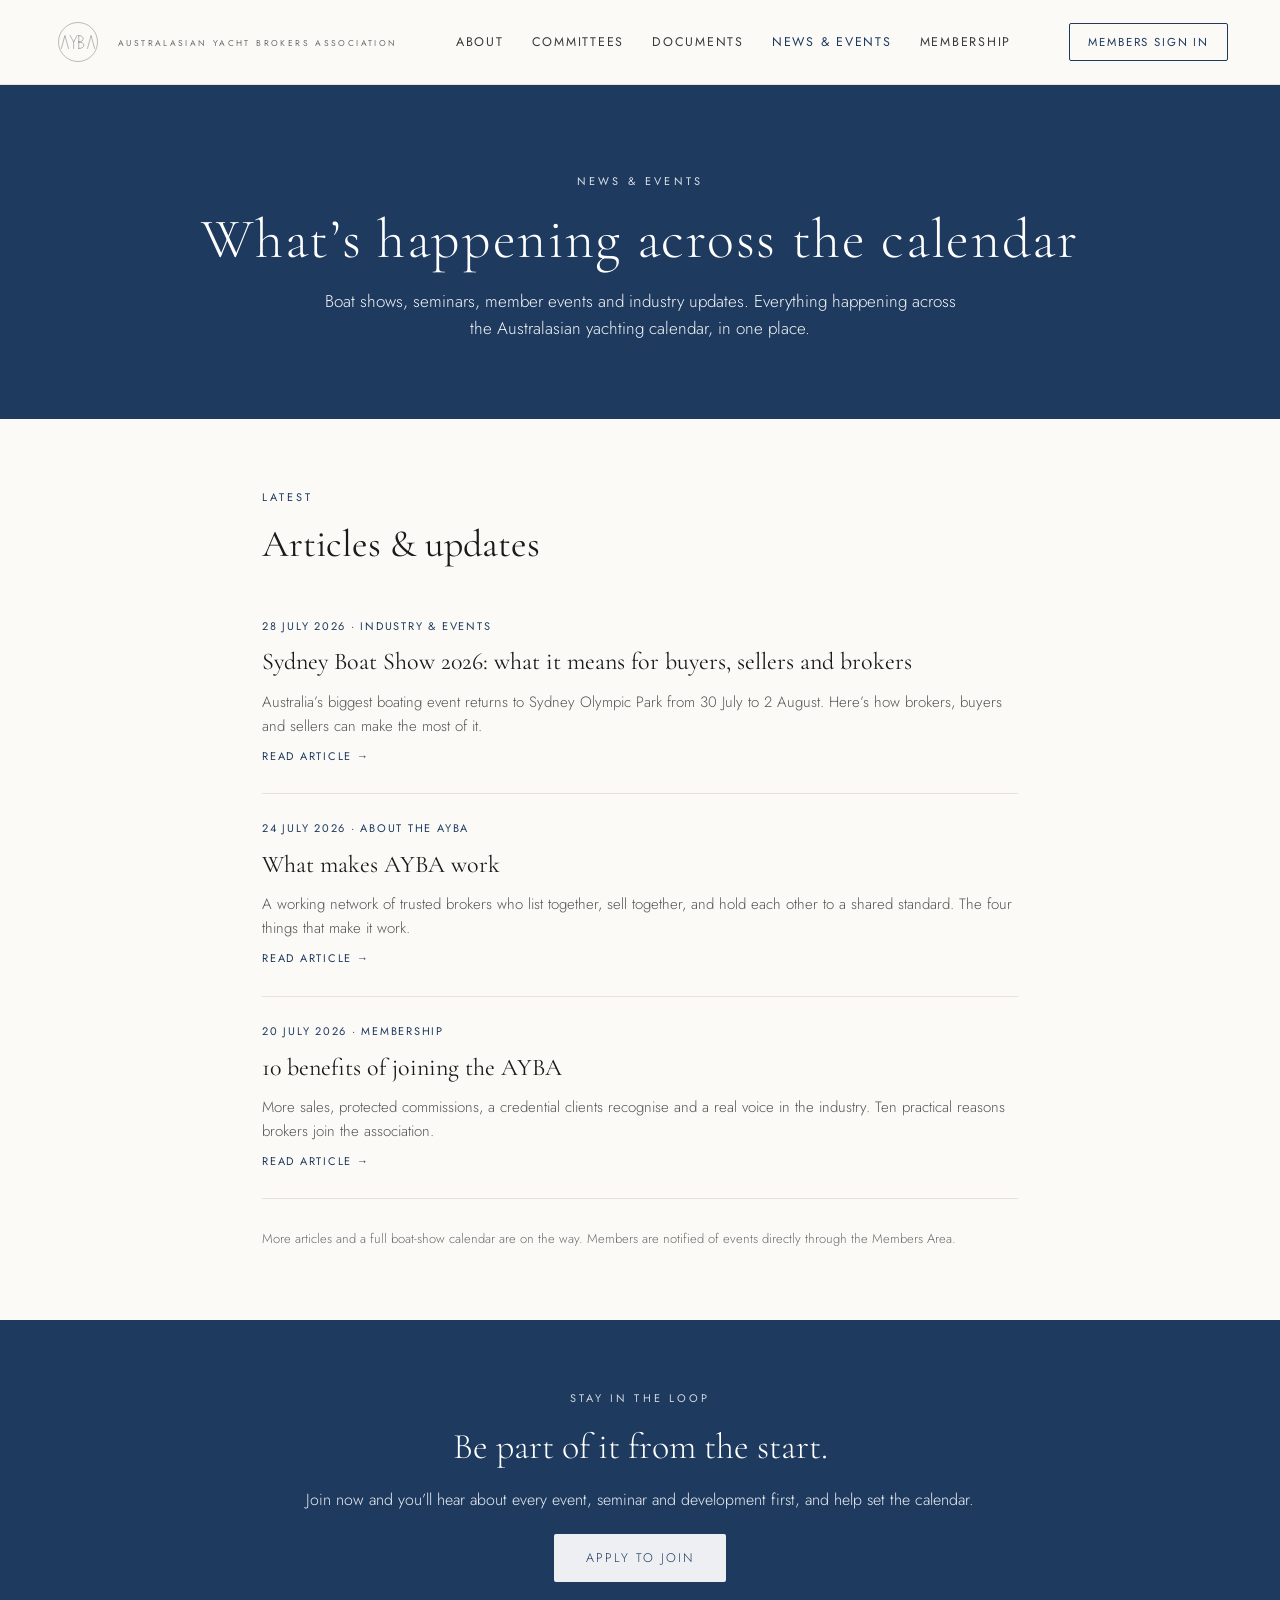
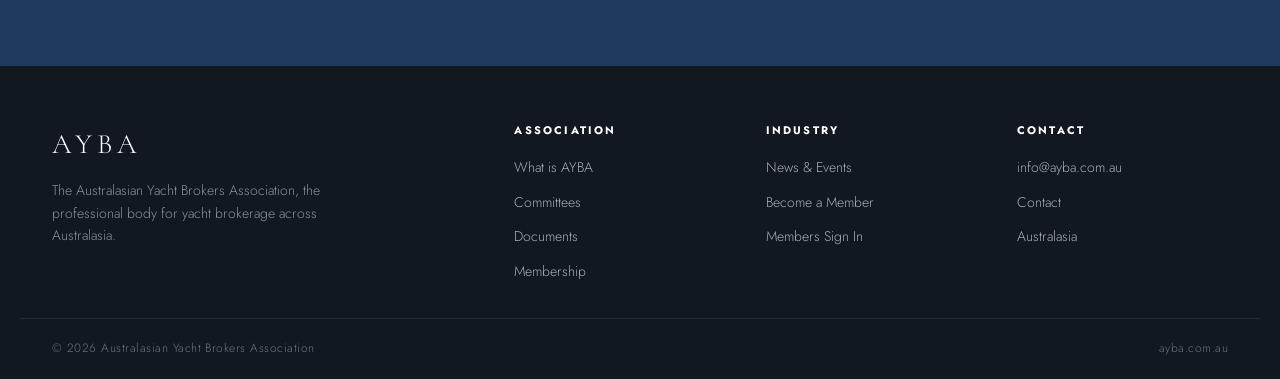
<file: news.html>
<!DOCTYPE html>
<html lang="en-AU">
<head>
<meta charset="UTF-8">
<meta name="viewport" content="width=device-width, initial-scale=1.0">
<title>News &amp; Events | AYBA | Australasian Yacht Brokers Association</title>
<meta name="description" content="Boat shows, seminars, member events and industry updates from the Australasian Yacht Brokers Association.">
<link rel="stylesheet" href="styles.css">
<style>
  .post h3 a{transition:color .2s}
  .post h3 a:hover{color:var(--accent)}
  .post .readmore{font-family:'Jost',var(--sans);font-size:11px;letter-spacing:.16em;text-transform:uppercase;color:var(--accent);display:inline-block;margin-top:10px}
</style>
</head>
<body>

<header>
  <div class="bar">
    <a href="index.html" class="brand" aria-label="AYBA, Australasian Yacht Brokers Association">
      <svg class="mark" viewBox="0 0 400 400" role="img" aria-hidden="true">
        <circle cx="200" cy="200" r="150" fill="none" stroke="currentColor" stroke-width="2.2"/>
        <g fill="none" stroke="currentColor" stroke-width="2.4" stroke-linecap="round" stroke-linejoin="round">
          <path d="M72,250 L99.5,150 L127,250"/><path d="M139,150 L166.5,200 L194,150 M166.5,200 L166.5,250"/>
          <path d="M206,150 L206,250 M206,150 C252,150 252,200 206,200 M206,200 C260,200 260,250 206,250"/><path d="M273,250 L300.5,150 L328,250"/>
        </g>
      </svg>
      <span class="wordmark"><span>Australasian Yacht Brokers Association</span></span>
    </a>
    <nav class="main">
      <a href="about.html">About</a>
      <a href="committees.html">Committees</a>
      <a href="documents.html">Documents</a>
      <a href="news.html" class="active">News &amp; Events</a>
      <a href="membership.html">Membership</a>
    </nav>
    <a href="members.html" class="members-btn">Members Sign In</a>
  </div>
</header>

<section class="phero plain" style="max-width:none">
  <div class="kick">News &amp; Events</div>
  <h1>What&rsquo;s happening across the calendar</h1>
  <p>Boat shows, seminars, member events and industry updates. Everything happening across the Australasian yachting calendar, in one place.</p>
</section>

<section class="narrow">
  <div class="kicker">Latest</div>
  <h2 class="sec" style="margin-bottom:24px">Articles &amp; updates</h2>

  <div class="post">
    <div class="date">28 July 2026 · Industry &amp; Events</div>
    <h3><a href="sydney-boat-show-2026.html">Sydney Boat Show 2026: what it means for buyers, sellers and brokers</a></h3>
    <p>Australia&rsquo;s biggest boating event returns to Sydney Olympic Park from 30 July to 2 August. Here&rsquo;s how brokers, buyers and sellers can make the most of it.</p>

    <a class="readmore" href="sydney-boat-show-2026.html">Read article &rarr;</a>
  </div>
  <div class="post">
    <div class="date">24 July 2026 · About the AYBA</div>
    <h3><a href="what-makes-ayba-work.html">What makes AYBA work</a></h3>
    <p>A working network of trusted brokers who list together, sell together, and hold each other to a shared standard. The four things that make it work.</p>
    <a class="readmore" href="what-makes-ayba-work.html">Read article &rarr;</a>
  </div>
  <div class="post">
    <div class="date">20 July 2026 · Membership</div>
    <h3><a href="10-benefits-of-joining-ayba.html">10 benefits of joining the AYBA</a></h3>
    <p>More sales, protected commissions, a credential clients recognise and a real voice in the industry. Ten practical reasons brokers join the association.</p>
    <a class="readmore" href="10-benefits-of-joining-ayba.html">Read article &rarr;</a>
  </div>

  <p class="note" style="margin-top:30px">More articles and a full boat-show calendar are on the way. Members are notified of events directly through the Members Area.</p>
</section>

<div class="spotlight">
  <div class="in">
    <div class="kick">Stay in the loop</div>
    <h2>Be part of it from the start.</h2>
    <p>Join now and you&rsquo;ll hear about every event, seminar and development first, and help set the calendar.</p>
    <p><a href="membership.html" class="btn" style="background:#fff;color:var(--accent);margin-top:8px">Apply to join</a></p>
  </div>
</div>

<footer>
  <div class="foot">
    <div><div class="fbrand">AYBA</div><p>The Australasian Yacht Brokers Association, the professional body for yacht brokerage across Australasia.</p></div>
    <div><h4>Association</h4><ul><li><a href="about.html">What is AYBA</a></li><li><a href="committees.html">Committees</a></li><li><a href="documents.html">Documents</a></li><li><a href="membership.html">Membership</a></li></ul></div>
    <div><h4>Industry</h4><ul><li><a href="news.html">News &amp; Events</a></li><li><a href="membership.html">Become a Member</a></li><li><a href="members.html">Members Sign In</a></li></ul></div>
    <div><h4>Contact</h4><ul><li><a href="mailto:info@ayba.com.au">info@ayba.com.au</a></li><li><a href="contact.html">Contact</a></li><li><a href="#">Australasia</a></li></ul></div>
  </div>
  <div class="foot-bottom"><span>&copy; 2026 Australasian Yacht Brokers Association</span><span>ayba.com.au</span></div>
</footer>
</body>
</html>
</file>
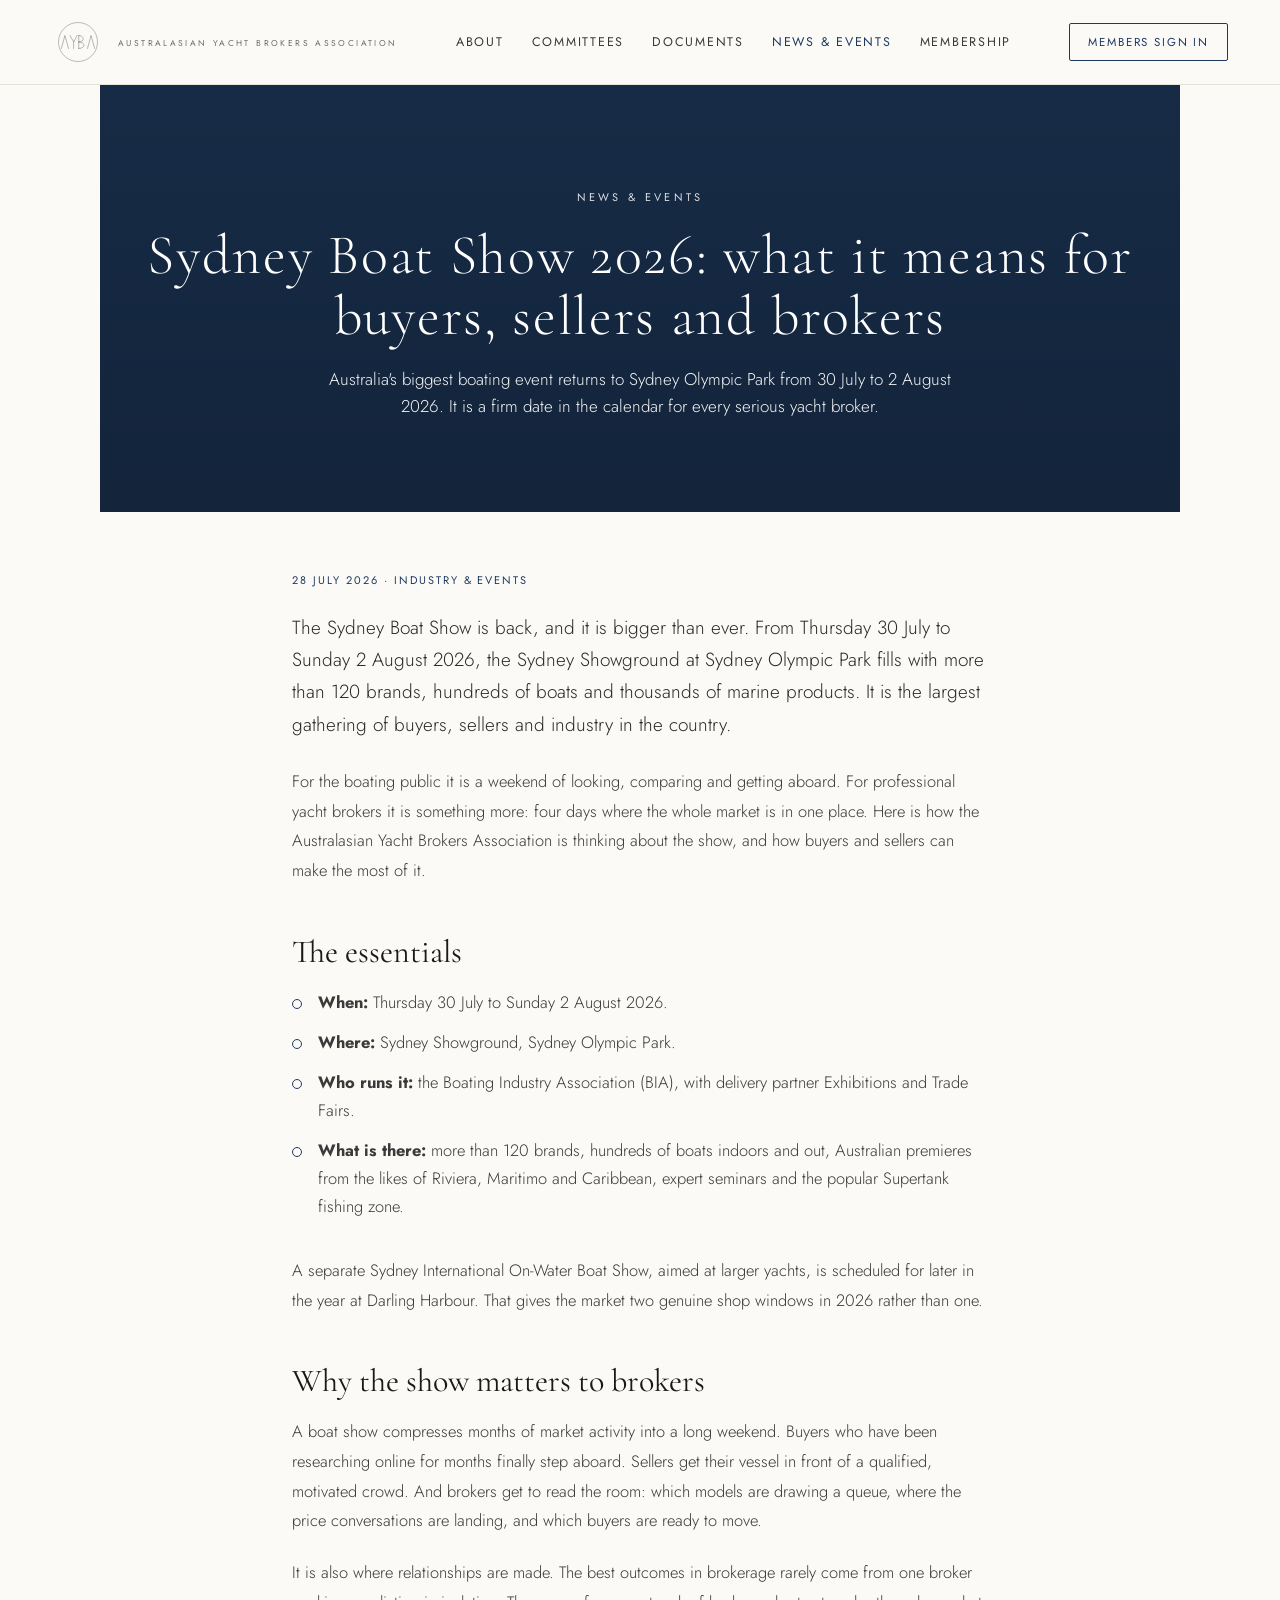
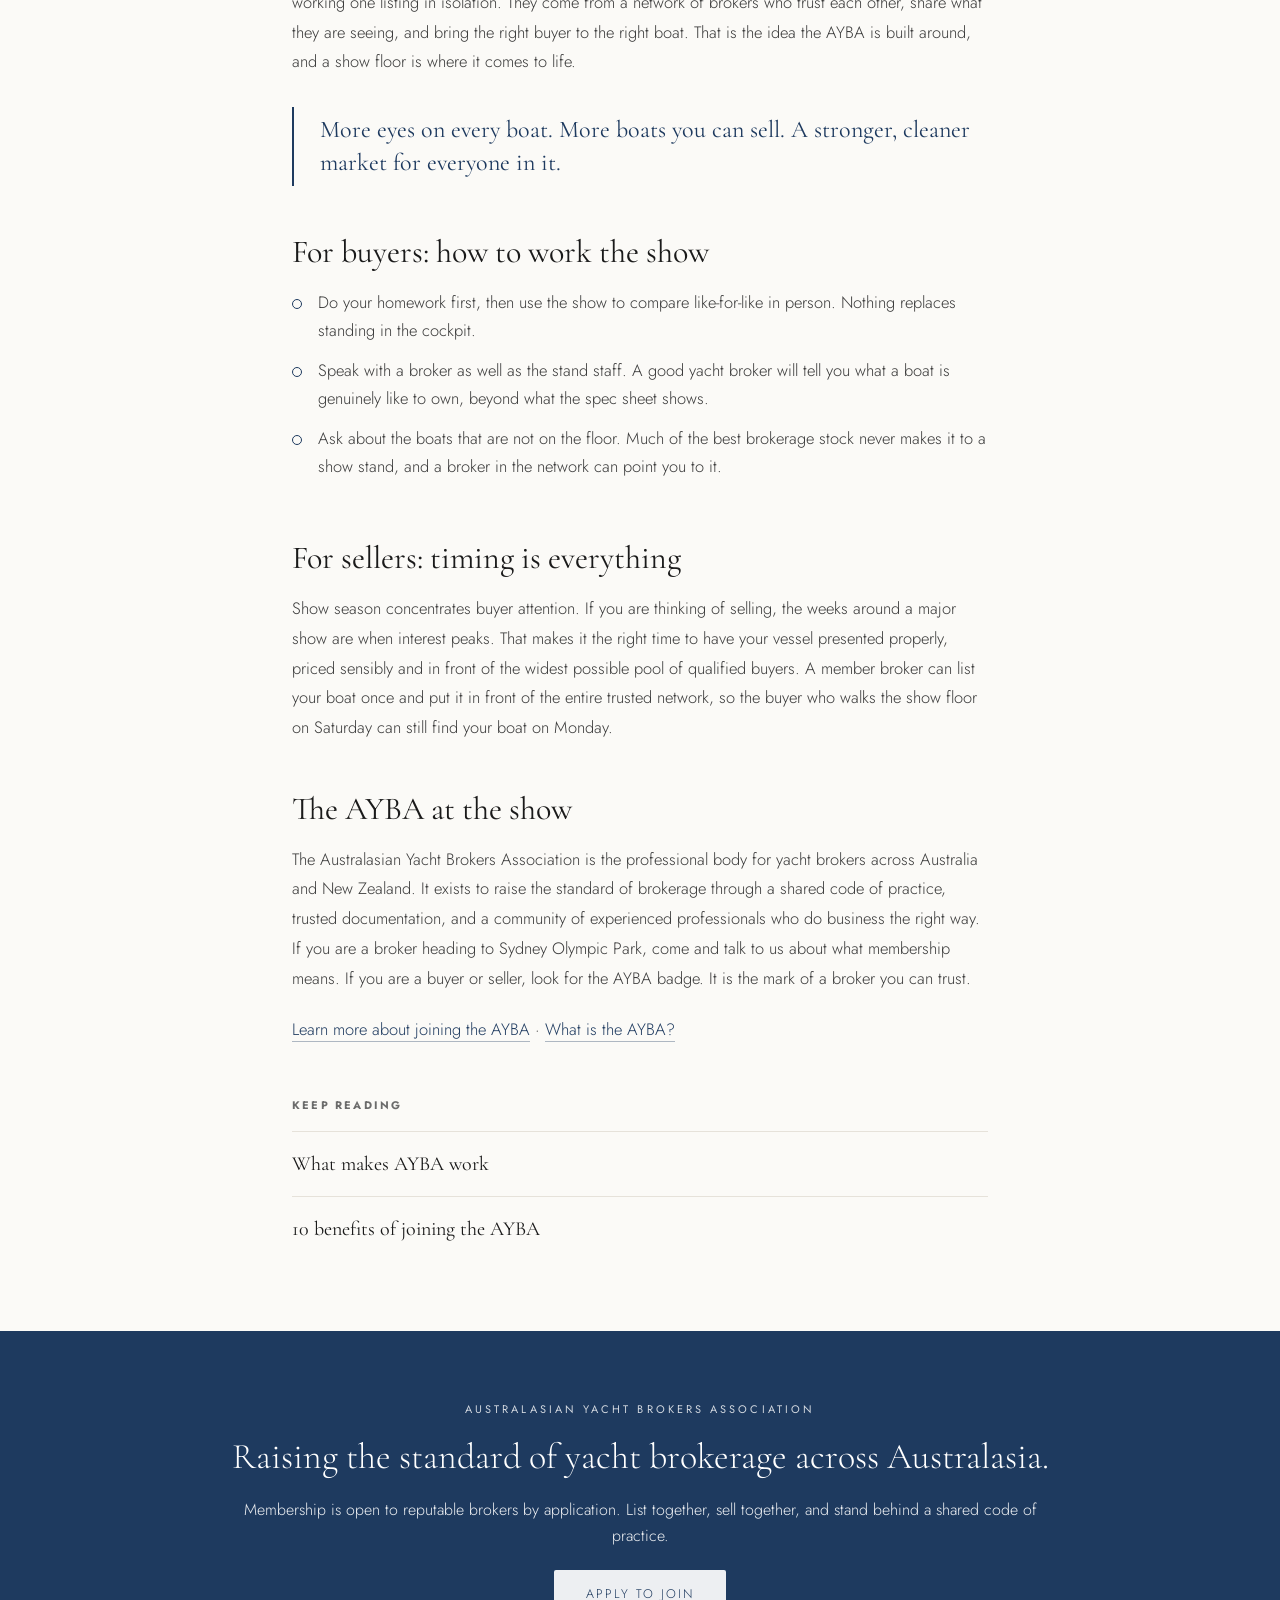
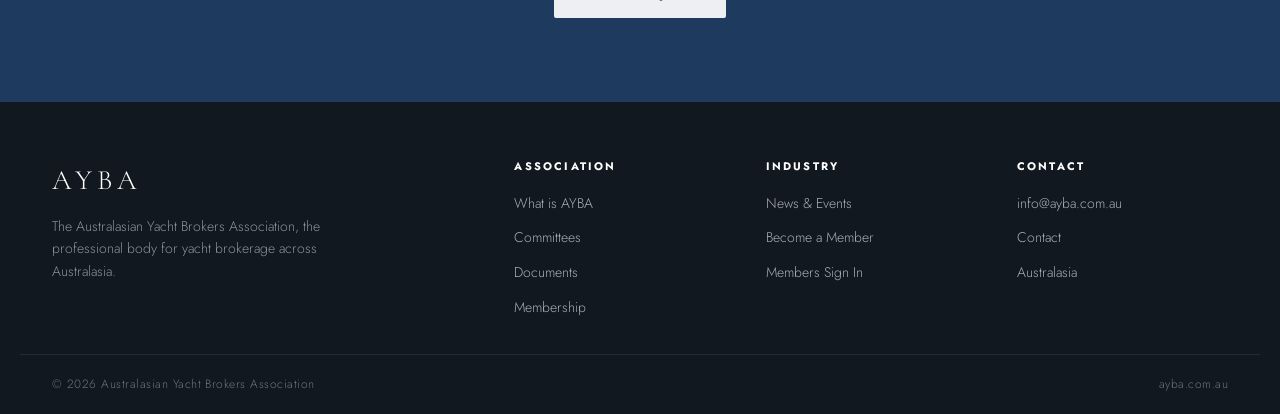
<file: sydney-boat-show-2026.html>
<!DOCTYPE html>
<html lang="en-AU">
<head>
<meta charset="UTF-8">
<meta name="viewport" content="width=device-width, initial-scale=1.0">
<title>Sydney Boat Show 2026: A Guide for Buyers, Sellers and Yacht Brokers | AYBA</title>
<meta name="description" content="Sydney Boat Show 2026 runs 30 July to 2 August at Sydney Olympic Park. The Australasian Yacht Brokers Association on what the show means for buyers, sellers and professional yacht brokers across Australia.">
<meta name="keywords" content="Sydney Boat Show 2026, Sydney International Boat Show, yacht brokers Australia, Australian Yacht Brokers Association, Australasian Yacht Brokers Association, AYBA, buy a boat Sydney, sell a yacht">
<link rel="canonical" href="https://ayba.com.au/sydney-boat-show-2026.html">
<meta property="og:title" content="Sydney Boat Show 2026: A Guide for Buyers, Sellers and Yacht Brokers">
<meta property="og:description" content="What the Sydney Boat Show 2026 means for buyers, sellers and professional yacht brokers across Australasia.">
<meta property="og:type" content="article">
<meta property="og:image" content="https://images.unsplash.com/photo-1567899378494-47b22a2ae96a?auto=format&fit=crop&w=1200&q=80">
<meta property="og:url" content="https://ayba.com.au/sydney-boat-show-2026.html">
<link rel="stylesheet" href="styles.css">
<style>
  .article{max-width:760px;margin:0 auto;padding:60px 32px 20px}
  .article .meta{font-family:'Jost',var(--sans);font-size:11px;letter-spacing:.18em;text-transform:uppercase;color:var(--accent);margin-bottom:22px}
  .article .lead{font-family:'Jost',var(--sans);font-weight:300;font-size:19px;line-height:1.7;color:#2a2a2a;margin-bottom:26px}
  .article p{font-family:'Jost',var(--sans);font-weight:300;color:#3a3a3a;font-size:16.5px;line-height:1.8;margin-bottom:22px}
  .article h2{font-family:var(--serif);font-weight:400;font-size:clamp(24px,3vw,32px);line-height:1.25;margin:46px 0 16px;color:var(--ink)}
  .article a.inline{color:var(--accent);border-bottom:1px solid rgba(30,58,95,.35);transition:border .2s}
  .article a.inline:hover{border-bottom-color:var(--accent)}
  .article ul.body{list-style:none;margin:0 0 24px}
  .article ul.body li{font-family:'Jost',var(--sans);font-weight:300;color:#3a3a3a;font-size:16.5px;line-height:1.7;padding:0 0 12px 26px;position:relative}
  .article ul.body li:before{content:"";position:absolute;left:0;top:11px;width:8px;height:8px;border:1px solid var(--accent);border-radius:50%}
  .article blockquote{border-left:2px solid var(--accent);margin:30px 0;padding:6px 0 6px 26px;font-family:var(--serif);font-size:24px;line-height:1.4;color:var(--accent)}
  .related{max-width:760px;margin:0 auto;padding:10px 32px 70px}
  .related h4{font-family:'Jost',var(--sans);font-size:11px;letter-spacing:.2em;text-transform:uppercase;color:var(--muted);margin-bottom:16px}
  .related a{display:block;font-family:var(--serif);font-size:20px;color:var(--ink);border-top:1px solid var(--line);padding:16px 0;transition:color .2s}
  .related a:hover{color:var(--accent)}
</style>
</head>
<body>

<header>
  <div class="bar">
    <a href="index.html" class="brand" aria-label="AYBA, Australasian Yacht Brokers Association">
      <svg class="mark" viewBox="0 0 400 400" role="img" aria-hidden="true">
        <circle cx="200" cy="200" r="150" fill="none" stroke="currentColor" stroke-width="2.2"/>
        <g fill="none" stroke="currentColor" stroke-width="2.4" stroke-linecap="round" stroke-linejoin="round">
          <path d="M72,250 L99.5,150 L127,250"/>
          <path d="M139,150 L166.5,200 L194,150 M166.5,200 L166.5,250"/>
          <path d="M206,150 L206,250 M206,150 C252,150 252,200 206,200 M206,200 C260,200 260,250 206,250"/>
          <path d="M273,250 L300.5,150 L328,250"/>
        </g>
      </svg>
      <span class="wordmark"><span>Australasian Yacht Brokers Association</span></span>
    </a>
    <nav class="main">
      <a href="about.html">About</a>
      <a href="committees.html">Committees</a>
      <a href="documents.html">Documents</a>
      <a href="news.html" class="active">News &amp; Events</a>
      <a href="membership.html">Membership</a>
    </nav>
    <a href="members.html" class="members-btn">Members Sign In</a>
  </div>
</header>

<section class="phero" style="background-image:linear-gradient(180deg,rgba(15,28,45,.5),rgba(15,28,45,.72)),url('https://images.unsplash.com/photo-1567899378494-47b22a2ae96a?auto=format&fit=crop&w=2000&q=80');background-color:var(--accent)">
  <div class="kick">News &amp; Events</div>
  <h1>Sydney Boat Show 2026: what it means for buyers, sellers and brokers</h1>
  <p>Australia's biggest boating event returns to Sydney Olympic Park from 30 July to 2 August 2026. It is a firm date in the calendar for every serious yacht broker.</p>
</section>

<article class="article">
  <div class="meta">28 July 2026 &middot; Industry &amp; Events</div>

  <p class="lead">The Sydney Boat Show is back, and it is bigger than ever. From Thursday 30 July to Sunday 2 August 2026, the Sydney Showground at Sydney Olympic Park fills with more than 120 brands, hundreds of boats and thousands of marine products. It is the largest gathering of buyers, sellers and industry in the country.</p>

  <p>For the boating public it is a weekend of looking, comparing and getting aboard. For professional yacht brokers it is something more: four days where the whole market is in one place. Here is how the Australasian Yacht Brokers Association is thinking about the show, and how buyers and sellers can make the most of it.</p>

  <h2>The essentials</h2>
  <ul class="body">
    <li><strong>When:</strong> Thursday 30 July to Sunday 2 August 2026.</li>
    <li><strong>Where:</strong> Sydney Showground, Sydney Olympic Park.</li>
    <li><strong>Who runs it:</strong> the Boating Industry Association (BIA), with delivery partner Exhibitions and Trade Fairs.</li>
    <li><strong>What is there:</strong> more than 120 brands, hundreds of boats indoors and out, Australian premieres from the likes of Riviera, Maritimo and Caribbean, expert seminars and the popular Supertank fishing zone.</li>
  </ul>
  <p>A separate Sydney International On-Water Boat Show, aimed at larger yachts, is scheduled for later in the year at Darling Harbour. That gives the market two genuine shop windows in 2026 rather than one.</p>

  <h2>Why the show matters to brokers</h2>
  <p>A boat show compresses months of market activity into a long weekend. Buyers who have been researching online for months finally step aboard. Sellers get their vessel in front of a qualified, motivated crowd. And brokers get to read the room: which models are drawing a queue, where the price conversations are landing, and which buyers are ready to move.</p>

  <p>It is also where relationships are made. The best outcomes in brokerage rarely come from one broker working one listing in isolation. They come from a network of brokers who trust each other, share what they are seeing, and bring the right buyer to the right boat. That is the idea the AYBA is built around, and a show floor is where it comes to life.</p>

  <blockquote>More eyes on every boat. More boats you can sell. A stronger, cleaner market for everyone in it.</blockquote>

  <h2>For buyers: how to work the show</h2>
  <ul class="body">
    <li>Do your homework first, then use the show to compare like-for-like in person. Nothing replaces standing in the cockpit.</li>
    <li>Speak with a broker as well as the stand staff. A good yacht broker will tell you what a boat is genuinely like to own, beyond what the spec sheet shows.</li>
    <li>Ask about the boats that are not on the floor. Much of the best brokerage stock never makes it to a show stand, and a broker in the network can point you to it.</li>
  </ul>

  <h2>For sellers: timing is everything</h2>
  <p>Show season concentrates buyer attention. If you are thinking of selling, the weeks around a major show are when interest peaks. That makes it the right time to have your vessel presented properly, priced sensibly and in front of the widest possible pool of qualified buyers. A member broker can list your boat once and put it in front of the entire trusted network, so the buyer who walks the show floor on Saturday can still find your boat on Monday.</p>

  <h2>The AYBA at the show</h2>
  <p>The Australasian Yacht Brokers Association is the professional body for yacht brokers across Australia and New Zealand. It exists to raise the standard of brokerage through a shared code of practice, trusted documentation, and a community of experienced professionals who do business the right way. If you are a broker heading to Sydney Olympic Park, come and talk to us about what membership means. If you are a buyer or seller, look for the AYBA badge. It is the mark of a broker you can trust.</p>

  <p><a class="inline" href="membership.html">Learn more about joining the AYBA</a> &middot; <a class="inline" href="about.html">What is the AYBA?</a></p>
</article>

<div class="related">
  <h4>Keep reading</h4>
  <a href="what-makes-ayba-work.html">What makes AYBA work</a>
  <a href="10-benefits-of-joining-ayba.html">10 benefits of joining the AYBA</a>
</div>
<div class="spotlight">
  <div class="in">
    <div class="kick">Australasian Yacht Brokers Association</div>
    <h2>Raising the standard of yacht brokerage across Australasia.</h2>
    <p>Membership is open to reputable brokers by application. List together, sell together, and stand behind a shared code of practice.</p>
    <p><a href="membership.html" class="btn" style="background:#fff;color:var(--accent);margin-top:8px">Apply to join</a></p>
  </div>
</div>

<footer>
  <div class="foot">
    <div><div class="fbrand">AYBA</div><p>The Australasian Yacht Brokers Association, the professional body for yacht brokerage across Australasia.</p></div>
    <div><h4>Association</h4><ul><li><a href="about.html">What is AYBA</a></li><li><a href="committees.html">Committees</a></li><li><a href="documents.html">Documents</a></li><li><a href="membership.html">Membership</a></li></ul></div>
    <div><h4>Industry</h4><ul><li><a href="news.html">News &amp; Events</a></li><li><a href="membership.html">Become a Member</a></li><li><a href="members.html">Members Sign In</a></li></ul></div>
    <div><h4>Contact</h4><ul><li><a href="mailto:info@ayba.com.au">info@ayba.com.au</a></li><li><a href="contact.html">Contact</a></li><li><a href="#">Australasia</a></li></ul></div>
  </div>
  <div class="foot-bottom"><span>&copy; 2026 Australasian Yacht Brokers Association</span><span>ayba.com.au</span></div>
</footer>

<script type="application/ld+json">
{"@context":"https://schema.org","@type":"Article","headline":"Sydney Boat Show 2026: what it means for buyers, sellers and brokers","datePublished":"2026-07-28","author":{"@type":"Organization","name":"Australasian Yacht Brokers Association"},"publisher":{"@type":"Organization","name":"Australasian Yacht Brokers Association"},"image":"https://images.unsplash.com/photo-1567899378494-47b22a2ae96a?auto=format&fit=crop&w=1200&q=80","mainEntityOfPage":"https://ayba.com.au/sydney-boat-show-2026.html","about":"Sydney Boat Show 2026"}
</script>
</body>
</html>
</file>
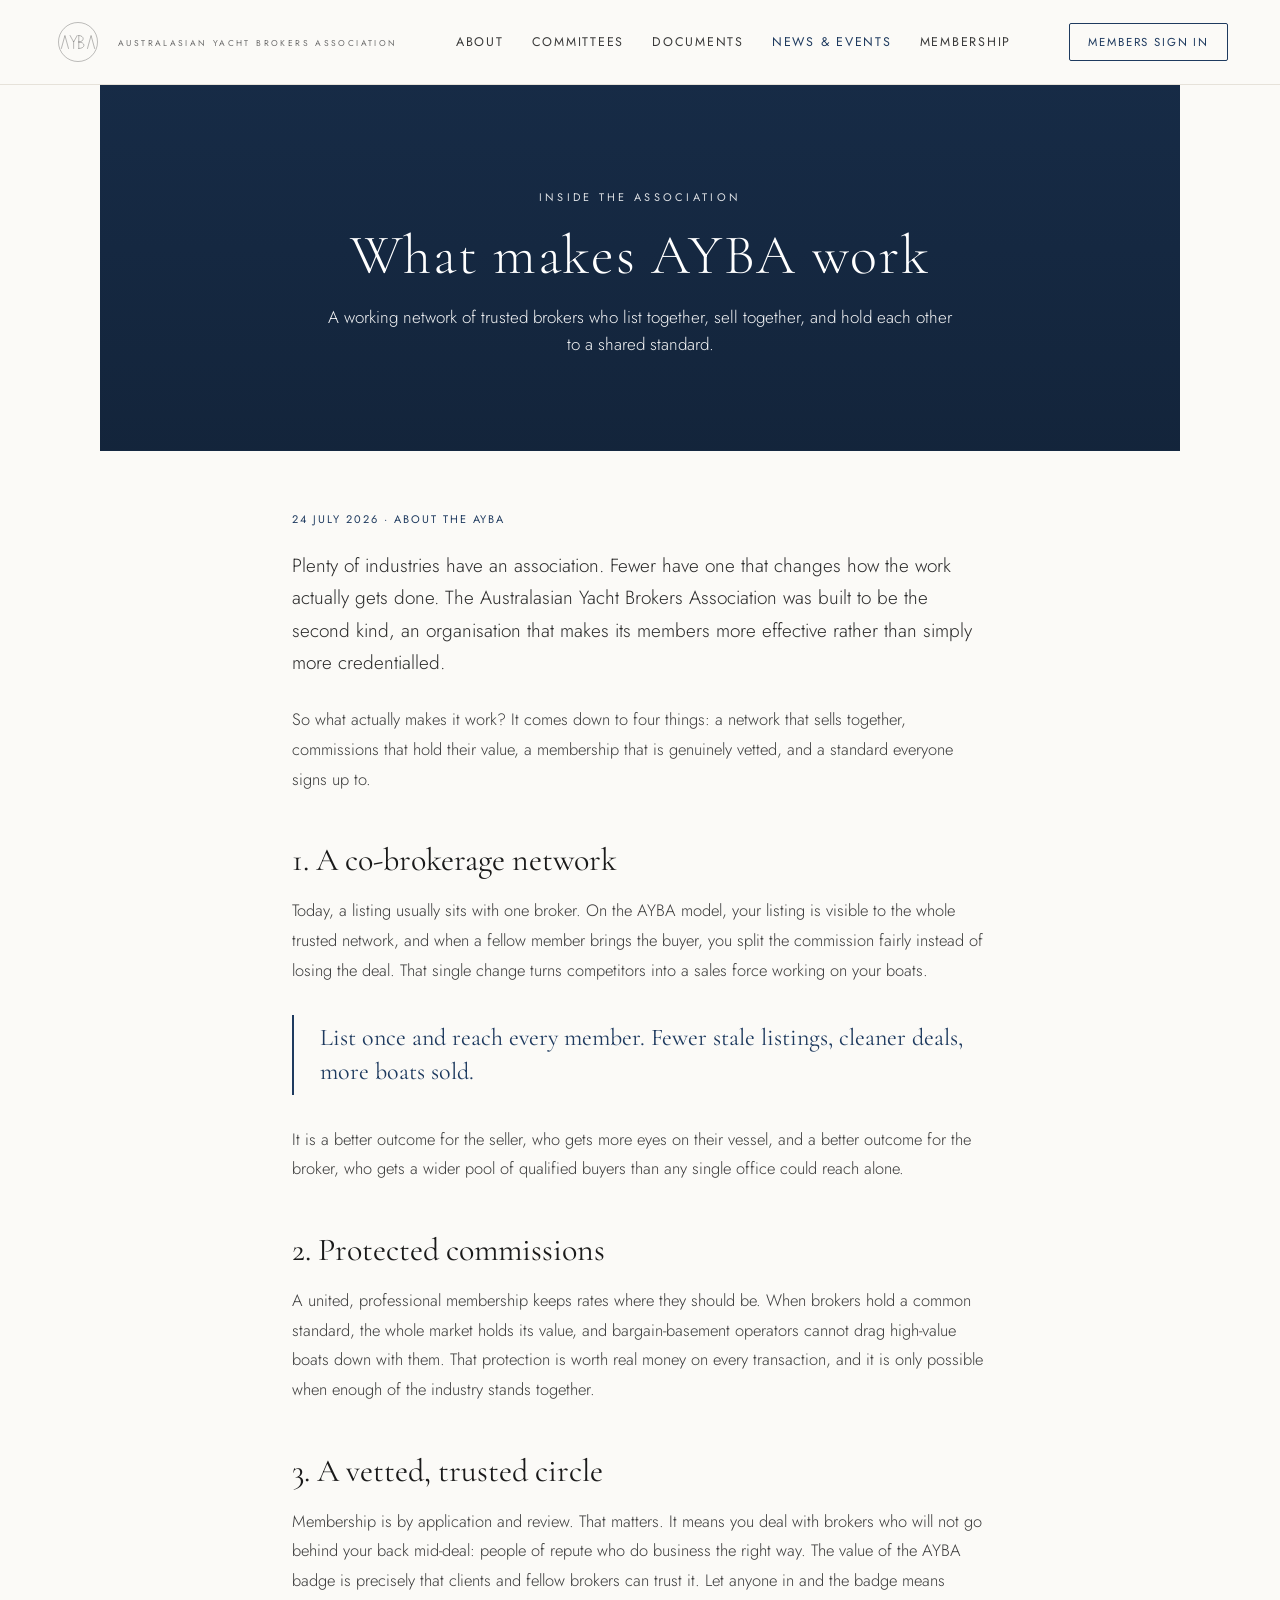
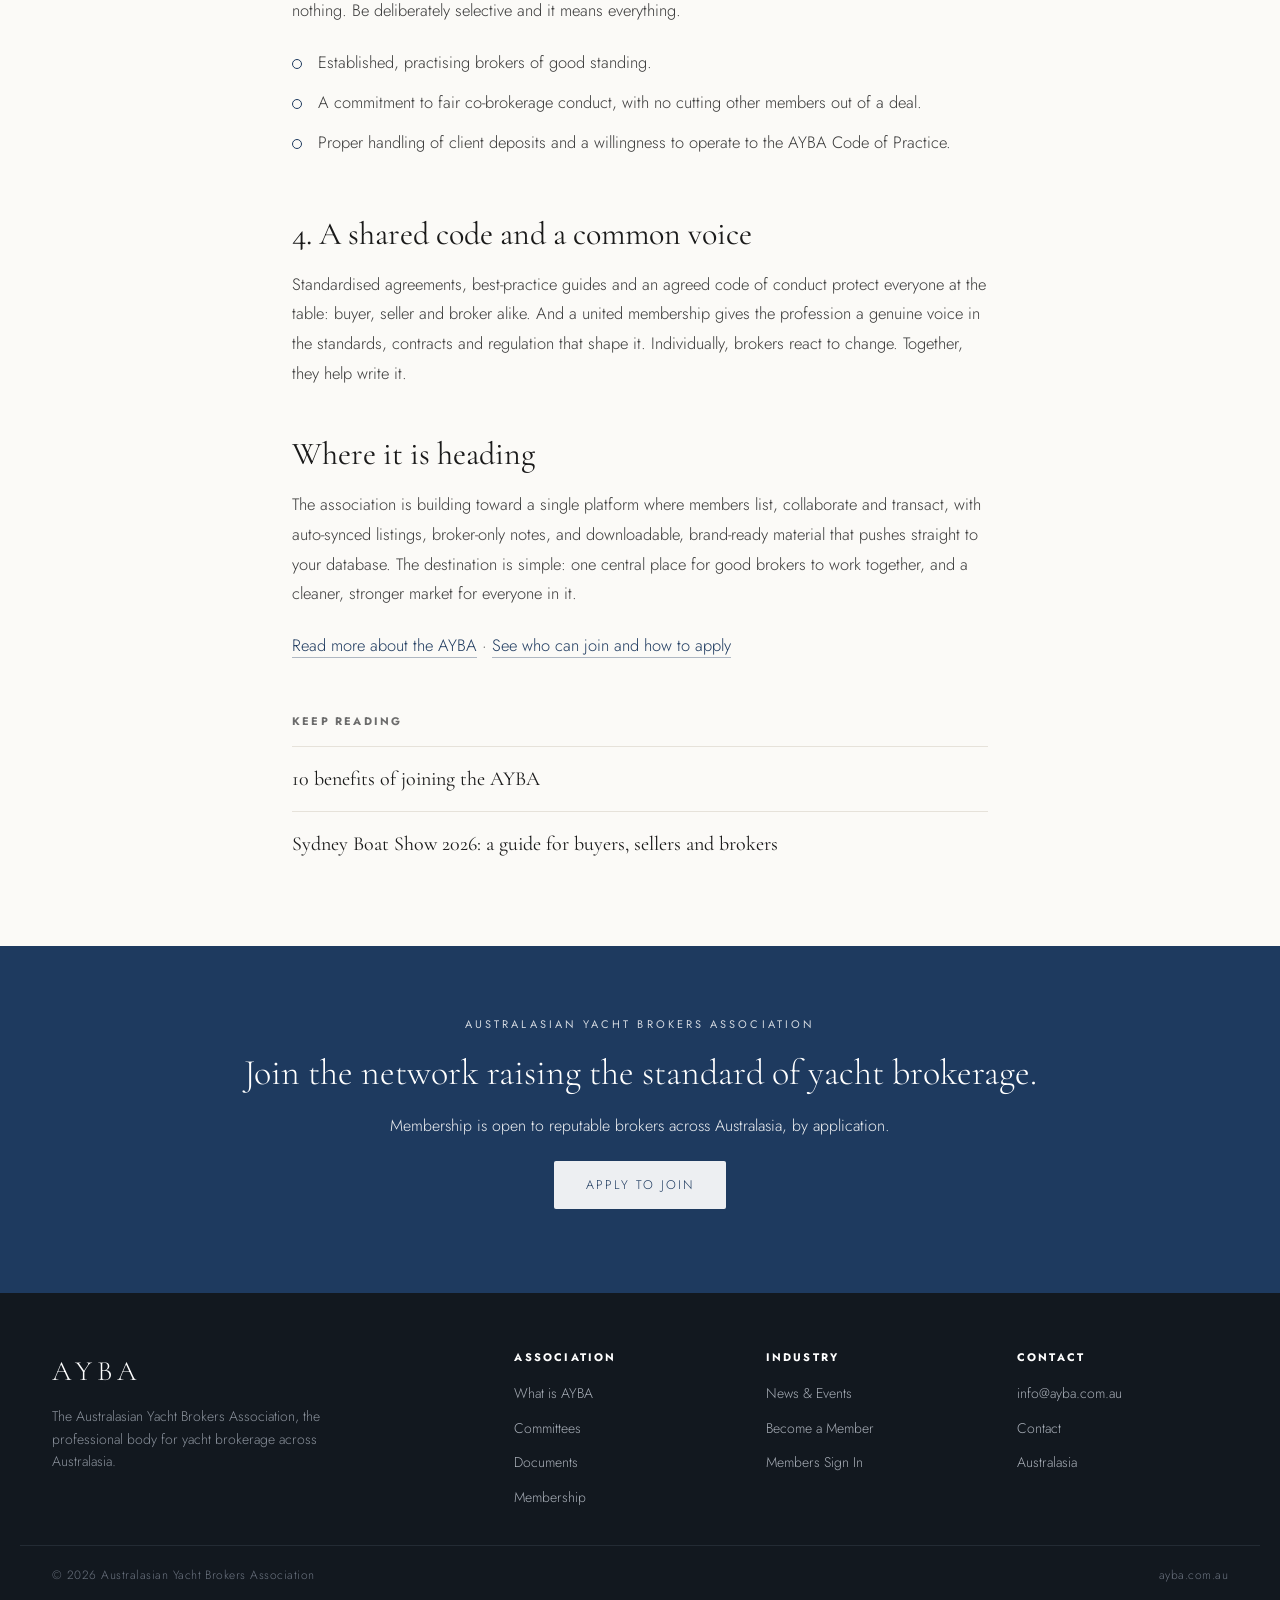
<file: what-makes-ayba-work.html>
<!DOCTYPE html>
<html lang="en-AU">
<head>
<meta charset="UTF-8">
<meta name="viewport" content="width=device-width, initial-scale=1.0">
<title>What Makes AYBA Work: Co-Brokerage, Trust and Shared Standards | Australasian Yacht Brokers Association</title>
<meta name="description" content="How the Australasian Yacht Brokers Association works: a co-brokerage network, protected commissions, a vetted membership and a shared code of practice for yacht brokers across Australia and New Zealand.">
<meta name="keywords" content="Australasian Yacht Brokers Association, Australian Yacht Brokers Association, yacht brokers association Australia, AYBA, co-brokerage, yacht broker network, sell a yacht Australia">
<link rel="canonical" href="https://ayba.com.au/what-makes-ayba-work.html">
<meta property="og:title" content="What Makes AYBA Work">
<meta property="og:description" content="A co-brokerage network, protected commissions, a vetted membership and a shared code of practice.">
<meta property="og:type" content="article">
<meta property="og:image" content="https://images.unsplash.com/photo-1598737285721-29346a5c9278?auto=format&fit=crop&w=1200&q=80">
<meta property="og:url" content="https://ayba.com.au/what-makes-ayba-work.html">
<link rel="stylesheet" href="styles.css">
<style>
  .article{max-width:760px;margin:0 auto;padding:60px 32px 20px}
  .article .meta{font-family:'Jost',var(--sans);font-size:11px;letter-spacing:.18em;text-transform:uppercase;color:var(--accent);margin-bottom:22px}
  .article .lead{font-family:'Jost',var(--sans);font-weight:300;font-size:19px;line-height:1.7;color:#2a2a2a;margin-bottom:26px}
  .article p{font-family:'Jost',var(--sans);font-weight:300;color:#3a3a3a;font-size:16.5px;line-height:1.8;margin-bottom:22px}
  .article h2{font-family:var(--serif);font-weight:400;font-size:clamp(24px,3vw,32px);line-height:1.25;margin:46px 0 16px;color:var(--ink)}
  .article a.inline{color:var(--accent);border-bottom:1px solid rgba(30,58,95,.35);transition:border .2s}
  .article a.inline:hover{border-bottom-color:var(--accent)}
  .article ul.body{list-style:none;margin:0 0 24px}
  .article ul.body li{font-family:'Jost',var(--sans);font-weight:300;color:#3a3a3a;font-size:16.5px;line-height:1.7;padding:0 0 12px 26px;position:relative}
  .article ul.body li:before{content:"";position:absolute;left:0;top:11px;width:8px;height:8px;border:1px solid var(--accent);border-radius:50%}
  .article blockquote{border-left:2px solid var(--accent);margin:30px 0;padding:6px 0 6px 26px;font-family:var(--serif);font-size:24px;line-height:1.4;color:var(--accent)}
  .related{max-width:760px;margin:0 auto;padding:10px 32px 70px}
  .related h4{font-family:'Jost',var(--sans);font-size:11px;letter-spacing:.2em;text-transform:uppercase;color:var(--muted);margin-bottom:16px}
  .related a{display:block;font-family:var(--serif);font-size:20px;color:var(--ink);border-top:1px solid var(--line);padding:16px 0;transition:color .2s}
  .related a:hover{color:var(--accent)}
</style>
</head>
<body>

<header>
  <div class="bar">
    <a href="index.html" class="brand" aria-label="AYBA, Australasian Yacht Brokers Association">
      <svg class="mark" viewBox="0 0 400 400" role="img" aria-hidden="true">
        <circle cx="200" cy="200" r="150" fill="none" stroke="currentColor" stroke-width="2.2"/>
        <g fill="none" stroke="currentColor" stroke-width="2.4" stroke-linecap="round" stroke-linejoin="round">
          <path d="M72,250 L99.5,150 L127,250"/>
          <path d="M139,150 L166.5,200 L194,150 M166.5,200 L166.5,250"/>
          <path d="M206,150 L206,250 M206,150 C252,150 252,200 206,200 M206,200 C260,200 260,250 206,250"/>
          <path d="M273,250 L300.5,150 L328,250"/>
        </g>
      </svg>
      <span class="wordmark"><span>Australasian Yacht Brokers Association</span></span>
    </a>
    <nav class="main">
      <a href="about.html">About</a>
      <a href="committees.html">Committees</a>
      <a href="documents.html">Documents</a>
      <a href="news.html" class="active">News &amp; Events</a>
      <a href="membership.html">Membership</a>
    </nav>
    <a href="members.html" class="members-btn">Members Sign In</a>
  </div>
</header>

<section class="phero" style="background-image:linear-gradient(180deg,rgba(15,28,45,.5),rgba(15,28,45,.72)),url('https://images.unsplash.com/photo-1598737285721-29346a5c9278?auto=format&fit=crop&w=2000&q=80');background-color:var(--accent)">
  <div class="kick">Inside the Association</div>
  <h1>What makes AYBA work</h1>
  <p>A working network of trusted brokers who list together, sell together, and hold each other to a shared standard.</p>
</section>

<article class="article">
  <div class="meta">24 July 2026 &middot; About the AYBA</div>

  <p class="lead">Plenty of industries have an association. Fewer have one that changes how the work actually gets done. The Australasian Yacht Brokers Association was built to be the second kind, an organisation that makes its members more effective rather than simply more credentialled.</p>

  <p>So what actually makes it work? It comes down to four things: a network that sells together, commissions that hold their value, a membership that is genuinely vetted, and a standard everyone signs up to.</p>

  <h2>1. A co-brokerage network</h2>
  <p>Today, a listing usually sits with one broker. On the AYBA model, your listing is visible to the whole trusted network, and when a fellow member brings the buyer, you split the commission fairly instead of losing the deal. That single change turns competitors into a sales force working on your boats.</p>
  <blockquote>List once and reach every member. Fewer stale listings, cleaner deals, more boats sold.</blockquote>
  <p>It is a better outcome for the seller, who gets more eyes on their vessel, and a better outcome for the broker, who gets a wider pool of qualified buyers than any single office could reach alone.</p>

  <h2>2. Protected commissions</h2>
  <p>A united, professional membership keeps rates where they should be. When brokers hold a common standard, the whole market holds its value, and bargain-basement operators cannot drag high-value boats down with them. That protection is worth real money on every transaction, and it is only possible when enough of the industry stands together.</p>

  <h2>3. A vetted, trusted circle</h2>
  <p>Membership is by application and review. That matters. It means you deal with brokers who will not go behind your back mid-deal: people of repute who do business the right way. The value of the AYBA badge is precisely that clients and fellow brokers can trust it. Let anyone in and the badge means nothing. Be deliberately selective and it means everything.</p>
  <ul class="body">
    <li>Established, practising brokers of good standing.</li>
    <li>A commitment to fair co-brokerage conduct, with no cutting other members out of a deal.</li>
    <li>Proper handling of client deposits and a willingness to operate to the AYBA Code of Practice.</li>
  </ul>

  <h2>4. A shared code and a common voice</h2>
  <p>Standardised agreements, best-practice guides and an agreed code of conduct protect everyone at the table: buyer, seller and broker alike. And a united membership gives the profession a genuine voice in the standards, contracts and regulation that shape it. Individually, brokers react to change. Together, they help write it.</p>

  <h2>Where it is heading</h2>
  <p>The association is building toward a single platform where members list, collaborate and transact, with auto-synced listings, broker-only notes, and downloadable, brand-ready material that pushes straight to your database. The destination is simple: one central place for good brokers to work together, and a cleaner, stronger market for everyone in it.</p>

  <p><a class="inline" href="about.html">Read more about the AYBA</a> &middot; <a class="inline" href="membership.html">See who can join and how to apply</a></p>
</article>

<div class="related">
  <h4>Keep reading</h4>
  <a href="10-benefits-of-joining-ayba.html">10 benefits of joining the AYBA</a>
  <a href="sydney-boat-show-2026.html">Sydney Boat Show 2026: a guide for buyers, sellers and brokers</a>
</div>

<div class="spotlight">
  <div class="in">
    <div class="kick">Australasian Yacht Brokers Association</div>
    <h2>Join the network raising the standard of yacht brokerage.</h2>
    <p>Membership is open to reputable brokers across Australasia, by application.</p>
    <p><a href="membership.html" class="btn" style="background:#fff;color:var(--accent);margin-top:8px">Apply to join</a></p>
  </div>
</div>

<footer>
  <div class="foot">
    <div><div class="fbrand">AYBA</div><p>The Australasian Yacht Brokers Association, the professional body for yacht brokerage across Australasia.</p></div>
    <div><h4>Association</h4><ul><li><a href="about.html">What is AYBA</a></li><li><a href="committees.html">Committees</a></li><li><a href="documents.html">Documents</a></li><li><a href="membership.html">Membership</a></li></ul></div>
    <div><h4>Industry</h4><ul><li><a href="news.html">News &amp; Events</a></li><li><a href="membership.html">Become a Member</a></li><li><a href="members.html">Members Sign In</a></li></ul></div>
    <div><h4>Contact</h4><ul><li><a href="mailto:info@ayba.com.au">info@ayba.com.au</a></li><li><a href="contact.html">Contact</a></li><li><a href="#">Australasia</a></li></ul></div>
  </div>
  <div class="foot-bottom"><span>&copy; 2026 Australasian Yacht Brokers Association</span><span>ayba.com.au</span></div>
</footer>

<script type="application/ld+json">
{"@context":"https://schema.org","@type":"Article","headline":"What makes AYBA work","datePublished":"2026-07-24","author":{"@type":"Organization","name":"Australasian Yacht Brokers Association"},"publisher":{"@type":"Organization","name":"Australasian Yacht Brokers Association"},"image":"https://images.unsplash.com/photo-1598737285721-29346a5c9278?auto=format&fit=crop&w=1200&q=80","mainEntityOfPage":"https://ayba.com.au/what-makes-ayba-work.html"}
</script>
</body>
</html>
</file>
<file: styles.css>
@import url('https://fonts.googleapis.com/css2?family=Cormorant+Garamond:wght@300;400;500&family=Jost:wght@300;400;500&display=swap');
:root{
  --ink:#1a1a1a; --muted:#6b6b6b; --line:#e6e2da; --paper:#fbfaf7;
  --accent:#1e3a5f; --sand:#f4f1ea;
  --serif:"Cormorant Garamond", Georgia, "Times New Roman", serif;
  --sans:"Helvetica Neue", Arial, "Segoe UI", sans-serif;
}
*{box-sizing:border-box;margin:0;padding:0}
html{scroll-behavior:smooth}
body{font-family:var(--sans);color:var(--ink);background:var(--paper);line-height:1.6;-webkit-font-smoothing:antialiased}
a{color:inherit;text-decoration:none}
img{max-width:100%;display:block}

/* header */
header{position:sticky;top:0;z-index:50;background:rgba(251,250,247,.92);backdrop-filter:blur(8px);border-bottom:1px solid var(--line)}
.bar{max-width:1240px;margin:0 auto;display:flex;align-items:center;justify-content:space-between;padding:16px 32px}
.brand{display:flex;align-items:center;gap:14px;color:var(--ink)}
.brand .mark{width:52px;height:52px;flex:none;display:block}
.brand .wordmark{display:flex;flex-direction:column;line-height:1.1}
.brand .wordmark span{font-family:'Jost',var(--sans);font-size:8.5px;letter-spacing:.28em;color:var(--muted);margin-top:4px;text-transform:uppercase}
@media(max-width:760px){.brand .wordmark{display:none}}
nav.main{display:flex;gap:28px;align-items:center;font-family:'Jost',var(--sans);font-size:12.5px;letter-spacing:.14em;text-transform:uppercase;color:#3a3a3a}
nav.main a{transition:color .2s}
nav.main a:hover,nav.main a.active{color:var(--accent)}
.members-btn{font-family:'Jost',var(--sans);font-size:11.5px;letter-spacing:.16em;text-transform:uppercase;border:1px solid var(--accent);color:var(--accent);padding:9px 18px;border-radius:2px;transition:all .2s}
.members-btn:hover{background:var(--accent);color:#fff}
@media(max-width:900px){nav.main{display:none}}

/* page hero band */
.phero{position:relative;color:#fff;text-align:center;padding:104px 32px 92px;background-position:center 42%;background-size:cover;background-repeat:no-repeat}
.phero.plain{background:var(--accent);padding:88px 32px 76px}
.phero .kick{font-family:'Jost',var(--sans);font-size:11px;letter-spacing:.3em;text-transform:uppercase;opacity:.85;margin-bottom:18px}
.phero h1{font-family:var(--serif);font-weight:300;font-size:clamp(32px,5vw,56px);letter-spacing:.03em;line-height:1.1;margin-bottom:18px}
.phero p{font-family:'Jost',var(--sans);font-weight:300;max-width:640px;margin:0 auto;font-size:clamp(14px,1.5vw,17px);opacity:.95}

/* generic section + prose */
section{max-width:1080px;margin:0 auto;padding:70px 32px}
.narrow{max-width:820px}
.kicker{font-family:'Jost',var(--sans);font-size:11px;letter-spacing:.28em;text-transform:uppercase;color:var(--accent);margin-bottom:16px}
.center{text-align:center}
.center .kicker{text-align:center}
h2.sec{font-family:var(--serif);font-weight:400;font-size:clamp(26px,3.4vw,38px);line-height:1.2;margin-bottom:16px}
.sub{font-family:'Jost',var(--sans);font-weight:300;color:#555;max-width:700px;margin:0 auto 40px;font-size:16.5px}
.prose p{font-family:'Jost',var(--sans);font-weight:300;color:#3f3f3f;font-size:16.5px;margin-bottom:18px;line-height:1.75}
.prose h3{font-family:'Jost',var(--sans);font-size:13px;letter-spacing:.14em;text-transform:uppercase;color:var(--ink);margin:34px 0 12px}

/* cards / grids */
.grid3{display:grid;grid-template-columns:repeat(3,1fr);gap:1px;background:var(--line);border:1px solid var(--line)}
@media(max-width:860px){.grid3{grid-template-columns:1fr 1fr}}
@media(max-width:560px){.grid3{grid-template-columns:1fr}}
.cell{background:var(--paper);padding:32px 30px}
.cell .n{font-family:var(--serif);font-size:20px;color:var(--accent);margin-bottom:12px}
.cell h3{font-family:'Jost',var(--sans);font-size:13px;letter-spacing:.12em;text-transform:uppercase;margin-bottom:10px}
.cell p{font-family:'Jost',var(--sans);font-weight:300;font-size:14.5px;color:#555}

/* spotlight band */
.spotlight{background:var(--accent);color:#fff;text-align:center;padding:70px 32px}
.spotlight .in{max-width:820px;margin:0 auto}
.spotlight .kick{font-family:'Jost',var(--sans);font-size:11px;letter-spacing:.28em;text-transform:uppercase;opacity:.8;margin-bottom:16px}
.spotlight h2{font-family:var(--serif);font-weight:300;font-size:clamp(24px,3.4vw,36px);margin-bottom:18px;line-height:1.25}
.spotlight p{font-family:'Jost',var(--sans);font-weight:300;opacity:.92;font-size:16px;margin-bottom:14px}

/* two-col */
.cols{display:grid;grid-template-columns:1fr 1fr;gap:54px;align-items:start}
@media(max-width:820px){.cols{grid-template-columns:1fr;gap:40px}}

/* tick list */
ul.ticks{list-style:none}
ul.ticks li{font-family:'Jost',var(--sans);font-weight:300;color:#444;font-size:15.5px;padding:0 0 14px 26px;position:relative;line-height:1.6}
ul.ticks li:before{content:"";position:absolute;left:0;top:9px;width:9px;height:9px;border:1px solid var(--accent);border-radius:50%}

/* document rows */
.doc{display:flex;align-items:center;justify-content:space-between;gap:16px;border:1px solid var(--line);border-radius:3px;padding:18px 22px;margin-bottom:12px;background:#fff}
.doc h4{font-family:'Jost',var(--sans);font-size:15px;letter-spacing:.04em;color:var(--ink);margin-bottom:3px}
.doc p{font-family:'Jost',var(--sans);font-weight:300;font-size:13.5px;color:var(--muted)}
.doc .tag{font-family:'Jost',var(--sans);font-size:10.5px;letter-spacing:.14em;text-transform:uppercase;color:var(--accent);border:1px solid var(--line);border-radius:2px;padding:6px 12px;white-space:nowrap}

/* news list */
.post{border-bottom:1px solid var(--line);padding:26px 0}
.post .date{font-family:'Jost',var(--sans);font-size:11px;letter-spacing:.16em;text-transform:uppercase;color:var(--accent);margin-bottom:8px}
.post h3{font-family:var(--serif);font-weight:400;font-size:24px;margin-bottom:8px}
.post p{font-family:'Jost',var(--sans);font-weight:300;color:#555;font-size:15px}

/* tiers */
.tier{border:1px solid var(--line);padding:18px 20px;margin-bottom:12px;border-radius:3px}
.tier b{font-family:'Jost',var(--sans);font-size:14px;letter-spacing:.06em;text-transform:uppercase;color:var(--accent)}
.tier span{display:block;font-family:'Jost',var(--sans);font-weight:300;font-size:14px;color:#555;margin-top:4px}

/* buttons */
.btn{display:inline-block;font-family:'Jost',var(--sans);font-size:12.5px;letter-spacing:.16em;text-transform:uppercase;background:var(--accent);color:#fff;border:0;padding:14px 32px;border-radius:2px;cursor:pointer;transition:opacity .2s}
.btn:hover{opacity:.88}
.btn.ghost{background:transparent;border:1px solid var(--accent);color:var(--accent)}
.btn.ghost:hover{background:var(--accent);color:#fff}
.note{font-family:'Jost',var(--sans);font-weight:300;font-size:13px;color:var(--muted)}

/* forms */
.formwrap{background:var(--sand);border-top:1px solid var(--line);border-bottom:1px solid var(--line)}
form.grid{max-width:760px;margin:0 auto;display:grid;grid-template-columns:1fr 1fr;gap:18px 20px}
.full{grid-column:1 / -1}
label{display:block;font-family:'Jost',var(--sans);font-size:11px;letter-spacing:.12em;text-transform:uppercase;color:var(--muted);margin-bottom:7px}
input,select,textarea{width:100%;font-family:'Jost',var(--sans);font-size:15px;color:var(--ink);background:#fff;border:1px solid var(--line);border-radius:2px;padding:12px 14px;transition:border .2s}
input:focus,select:focus,textarea:focus{outline:none;border-color:var(--accent)}
textarea{min-height:120px;resize:vertical}
.agree{display:flex;gap:12px;align-items:flex-start;font-family:'Jost',var(--sans);font-weight:300;font-size:14px;color:#444}
.agree input{width:18px;height:18px;margin-top:2px;flex:none}
form.grid button{justify-self:start}
.hp{position:absolute;left:-9999px}
.formMsg{font-family:'Jost',var(--sans);font-size:15px;padding:14px 16px;border-radius:3px;display:none;margin-top:14px}
.formMsg.ok{display:block;background:#e8f0e6;color:#2b5a2b;border:1px solid #cfe0c9}
.formMsg.err{display:block;background:#f6e4e4;color:#7a2b2b;border:1px solid #e5c5c5}
@media(max-width:640px){form.grid{grid-template-columns:1fr}}

/* footer */
footer{background:#12181f;color:#c9cdd3;font-family:'Jost',var(--sans);font-weight:300}
.foot{max-width:1240px;margin:0 auto;padding:56px 32px 26px;display:grid;grid-template-columns:2fr 1fr 1fr 1fr;gap:40px}
.foot .fbrand{font-family:var(--serif);font-size:28px;letter-spacing:.18em;color:#fff;margin-bottom:12px}
.foot p{font-size:14px;color:#8a919b;max-width:280px}
.foot h4{font-size:11px;letter-spacing:.2em;text-transform:uppercase;color:#fff;margin-bottom:14px}
.foot ul{list-style:none}
.foot ul li{margin-bottom:9px}
.foot ul li a{font-size:14px;color:#a7adb6;transition:color .2s}
.foot ul li a:hover{color:#fff}
.foot-bottom{border-top:1px solid #232b34;max-width:1240px;margin:0 auto;padding:20px 32px;display:flex;justify-content:space-between;font-size:12px;color:#6c7480;letter-spacing:.04em}
@media(max-width:760px){.foot{grid-template-columns:1fr 1fr}.foot-bottom{flex-direction:column;gap:8px}}
</file>
